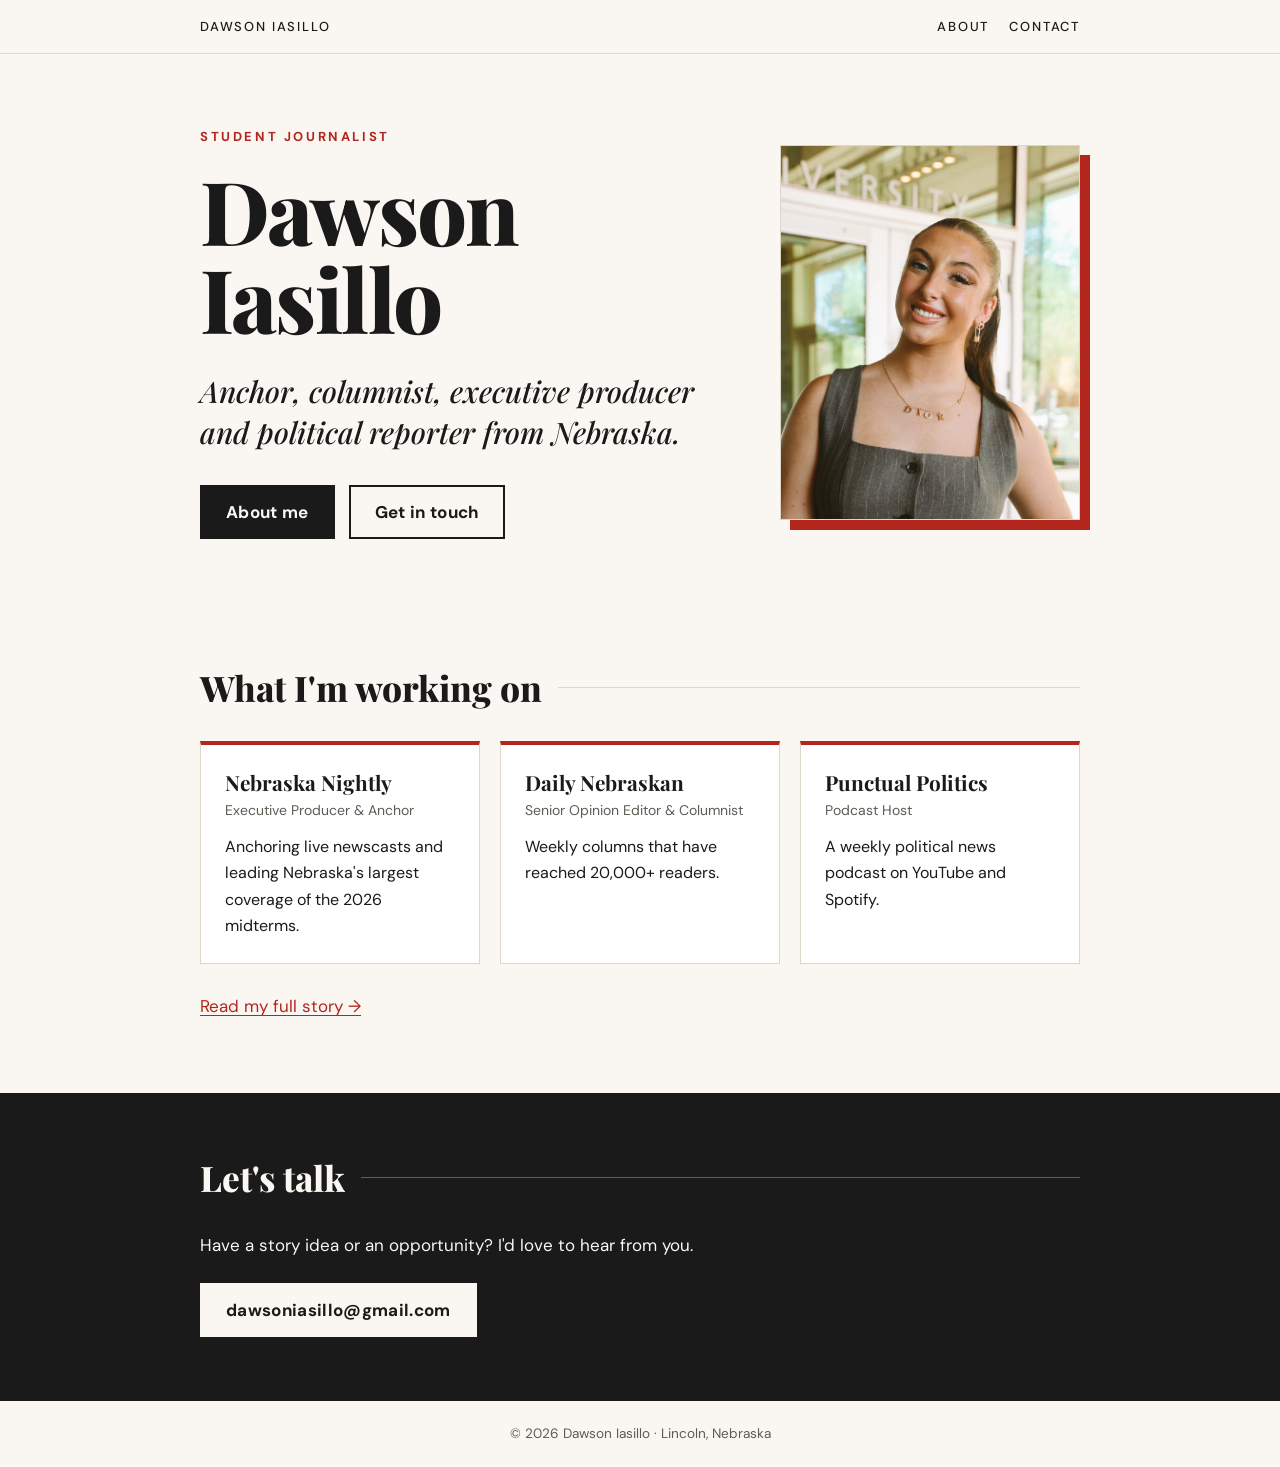
<file: index.html>
<!DOCTYPE html>
<html lang="en">
<head>
  <meta charset="utf-8">
  <meta name="viewport" content="width=device-width, initial-scale=1">
  <title>Dawson Iasillo | Student Journalist</title>
  <meta name="description" content="Dawson Iasillo is a Nebraska student journalist, newscast anchor, columnist and podcast host studying Journalism and Political Science at the University of Nebraska–Lincoln.">
  <link rel="preconnect" href="https://fonts.googleapis.com">
  <link rel="preconnect" href="https://fonts.gstatic.com" crossorigin>
  <link href="https://fonts.googleapis.com/css2?family=DM+Sans:wght@400;500;700&family=Playfair+Display:ital,wght@0,600;0,800;1,500&display=swap" rel="stylesheet">
  <link rel="stylesheet" href="style.css">
</head>
<body>

  <header class="topbar">
    <div class="wrap">
      <a href="./">Dawson Iasillo</a>
      <nav aria-label="Main">
        <a href="about.html">About</a>
        <a href="mailto:dawsoniasillo@gmail.com">Contact</a>
      </nav>
    </div>
  </header>

  <main>
    <div class="wrap">
      <div class="hero">
        <div class="hero-text">
          <p class="kicker">Student journalist</p>
          <h1>Dawson Iasillo</h1>
          <p class="lede">Anchor, columnist, executive producer and political reporter from Nebraska.</p>
          <div class="home-links">
            <a class="btn" href="about.html">About me</a>
            <a class="btn btn-ghost" href="mailto:dawsoniasillo@gmail.com">Get in touch</a>
          </div>
        </div>
        <figure class="portrait">
          <img src="images/headshot.jpg" alt="Dawson Iasillo smiling in front of a University building" width="1251" height="2000" fetchpriority="high">
        </figure>
      </div>
    </div>

    <div class="wrap">
      <section>
        <h2>What I'm working on</h2>
        <div class="cards">
          <article class="card">
            <h3>Nebraska Nightly</h3>
            <p class="role">Executive Producer &amp; Anchor</p>
            <p>Anchoring live newscasts and leading Nebraska's largest coverage of the 2026 midterms.</p>
          </article>
          <article class="card">
            <h3>Daily Nebraskan</h3>
            <p class="role">Senior Opinion Editor &amp; Columnist</p>
            <p>Weekly columns that have reached 20,000+ readers.</p>
          </article>
          <article class="card">
            <h3>Punctual Politics</h3>
            <p class="role">Podcast Host</p>
            <p>A weekly political news podcast on YouTube and Spotify.</p>
          </article>
        </div>
        <p style="margin-top:28px"><a href="about.html">Read my full story &rarr;</a></p>
      </section>
    </div>

    <section class="contact" id="contact">
      <div class="wrap">
        <h2>Let's talk</h2>
        <p>Have a story idea or an opportunity? I'd love to hear from you.</p>
        <a class="btn" href="mailto:dawsoniasillo@gmail.com">dawsoniasillo@gmail.com</a>
      </div>
    </section>
  </main>

  <footer>© 2026 Dawson Iasillo · Lincoln, Nebraska</footer>

</body>
</html>
</file>
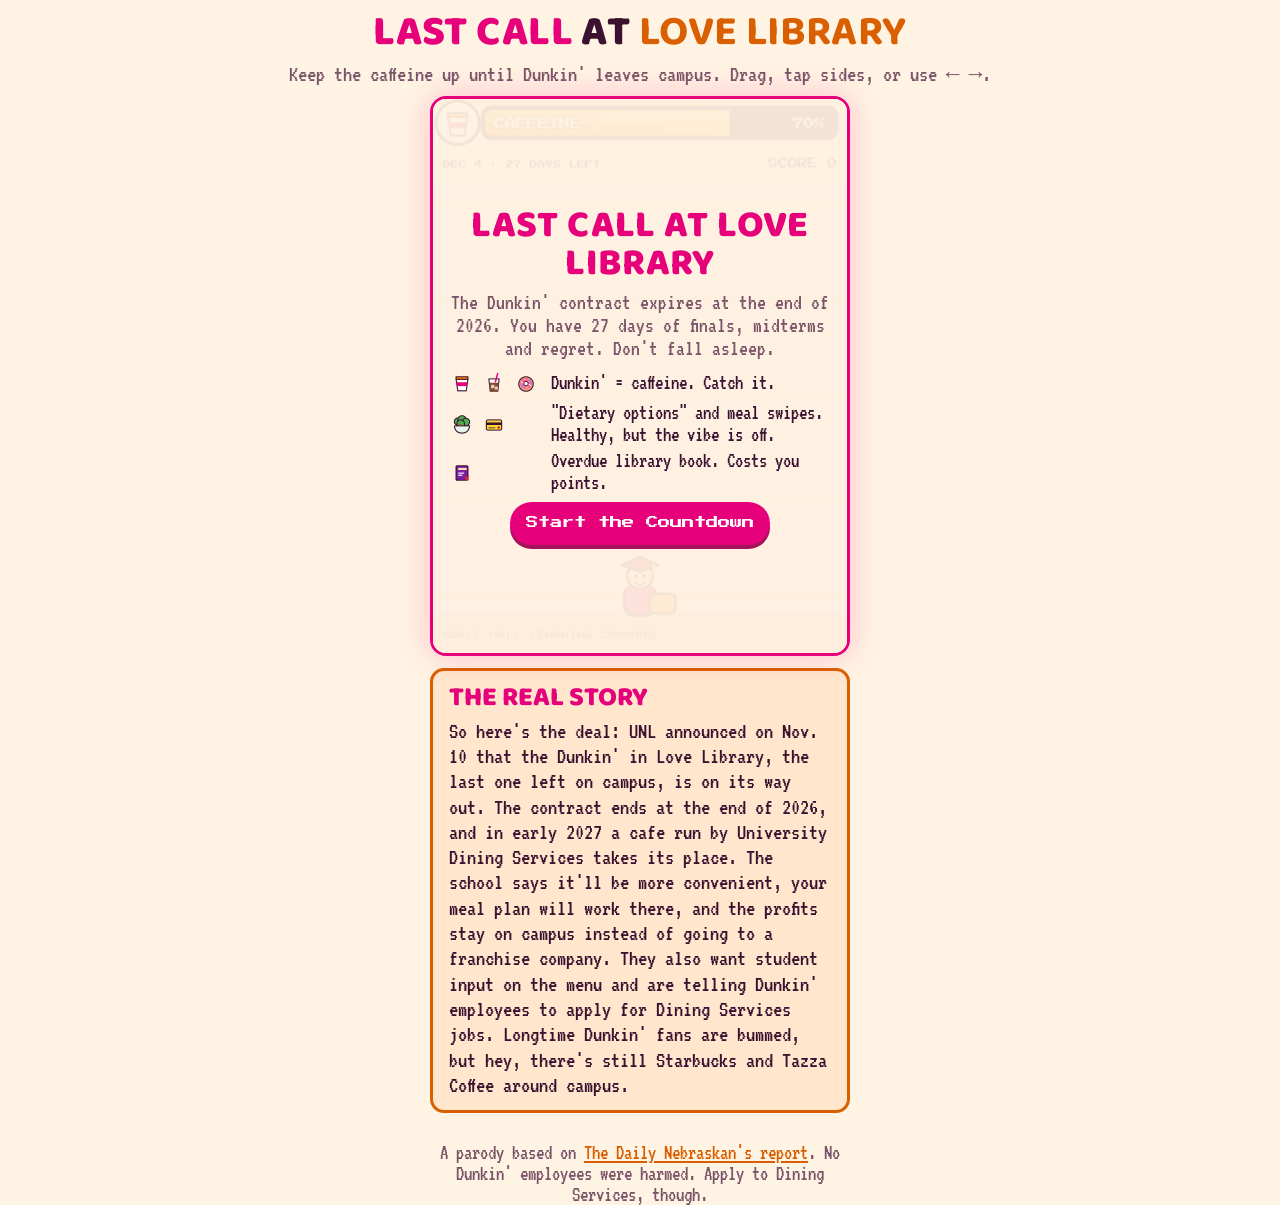
<file: dunkin-last-call/index.html>
<!DOCTYPE html>
<html lang="en">
<head>
<meta charset="utf-8">
<meta name="viewport" content="width=device-width, initial-scale=1, user-scalable=no">
<title>Last Call at Love Library</title>
<meta name="description" content="A satirical arcade game inspired by UNL replacing the Love Library Dunkin' in 2027.">
<link rel="preconnect" href="https://fonts.googleapis.com">
<link rel="preconnect" href="https://fonts.gstatic.com" crossorigin>
<link href="https://fonts.googleapis.com/css2?family=Baloo+2:wght@800&family=Press+Start+2P&family=VT323&display=swap" rel="stylesheet">
<style>
  :root{--bg:#fff3e3;--panel:#ffe6cc;--ink:#3a1230;--muted:#7a5468;--pink:#e6007a;--orange:#d95f00;--bad:#7ad06b}
  *{box-sizing:border-box}
  html,body{margin:0;height:100%;background:var(--bg);color:var(--ink);font-family:"VT323",monospace;font-size:20px;overscroll-behavior:none}
  body{display:flex;flex-direction:column;align-items:center;padding:12px;gap:8px}
  h1{margin:0;font-family:"Baloo 2",system-ui,sans-serif;font-weight:800;font-size:clamp(1.5rem,7vw,2.1rem);line-height:1;letter-spacing:.01em;text-transform:uppercase;text-align:center}
  h1 span{color:var(--pink)}h1 b{color:var(--orange)}
  .sub{margin:0;color:var(--muted);font-size:1.15rem;text-align:center}
  #wrap{flex:none;position:relative;width:min(100%,420px);aspect-ratio:3/4;max-height:72vh;border-radius:16px;overflow:hidden;border:3px solid var(--pink);box-shadow:0 0 30px #ff2d8744;touch-action:none}
  canvas{width:100%;height:100%;display:block;background:linear-gradient(#ffeed8,#ffd0e2)}
  #overlay{position:absolute;inset:0;display:flex;flex-direction:column;align-items:center;justify-content:center;text-align:center;padding:14px;background:#fff3e3ee;gap:8px}
  #overlay.hide{display:none}
  #overlay h2{margin:0;font-family:"Baloo 2",system-ui,sans-serif;font-weight:800;font-size:1.9rem;line-height:1;letter-spacing:.01em;text-transform:uppercase;color:var(--pink)}
  #overlay p{margin:0;color:var(--muted);font-size:1.1rem;line-height:1.05}
  #overlay .legend{display:grid;grid-template-columns:auto 1fr;gap:4px 10px;text-align:left;font-size:1.05rem;line-height:1.05;color:var(--ink)}
  button{font-family:"Press Start 2P",monospace;font-weight:400;background:var(--pink);color:#fff;border:0;border-radius:999px;padding:12px 16px;font-size:.62rem;line-height:1.5;cursor:pointer;box-shadow:0 4px 0 #a3125a}
  button:active{transform:translateY(3px);box-shadow:0 1px 0 #a3125a}
  .ic{display:flex;gap:2px;align-items:center}.ic canvas{width:30px;height:30px;background:none}
  #overlay .legend{align-items:center}
  .story{width:min(100%,420px);background:#ffe6cc;border:3px solid var(--orange);border-radius:14px;padding:12px 16px;margin-top:4px}
  .story h3{margin:0 0 6px;font-family:"Baloo 2",system-ui,sans-serif;font-weight:800;font-size:1.35rem;line-height:1.1;text-transform:uppercase;color:var(--pink)}
  .story p{margin:0 0 8px;font-size:1.15rem;line-height:1.1;color:var(--ink)}
  .story p:last-child{margin:0}
  .foot{font-size:1.05rem;color:var(--muted);text-align:center;max-width:420px}
  .foot a{color:var(--orange)}
</style>
</head>
<body>
<h1><span>LAST CALL</span> AT <b>LOVE LIBRARY</b></h1>
<p class="sub">Keep the caffeine up until Dunkin' leaves campus. Drag, tap sides, or use ← →.</p>
<div id="wrap">
  <canvas id="c" width="420" height="560"></canvas>
  <div id="overlay">
    <h2 id="ot">Last Call at Love Library</h2>
    <p id="om">The Dunkin' contract expires at the end of 2026. You have <span id="dl">43</span> days of finals, midterms and regret. Don't fall asleep.</p>
    <div class="legend" id="lg">
      <span class="ic"><canvas data-k="coffee"></canvas><canvas data-k="iced"></canvas><canvas data-k="donut"></canvas></span><span>Dunkin' = caffeine. Catch it.</span>
      <span class="ic"><canvas data-k="salad"></canvas><canvas data-k="card"></canvas></span><span>"Dietary options" and meal swipes. Healthy, but the vibe is off.</span>
      <span class="ic"><canvas data-k="book"></canvas></span><span>Overdue library book. Costs you points.</span>
    </div>
    <button id="go">Start the Countdown</button>
  </div>
</div>
<section class="story">
  <h3>The real story</h3>
  <p>So here's the deal: UNL announced on Nov. 10 that the Dunkin' in Love Library, the last one left on campus, is on its way out. The contract ends at the end of 2026, and in early 2027 a cafe run by University Dining Services takes its place. The school says it'll be more convenient, your meal plan will work there, and the profits stay on campus instead of going to a franchise company. They also want student input on the menu and are telling Dunkin' employees to apply for Dining Services jobs. Longtime Dunkin' fans are bummed, but hey, there's still Starbucks and Tazza Coffee around campus.</p>
</section>
<p class="foot">A parody based on <a href="https://www.dailynebraskan.com/news/university-of-nebraska-lincoln-to-replace-love-library-dunkin-in-2027/article_ee302f47-dc6b-4009-bfb8-052fabcb7621.html" target="_blank" rel="noopener">The Daily Nebraskan's report</a>. No Dunkin' employees were harmed. Apply to Dining Services, though.</p>

<script>
(() => {
  const cv = document.getElementById('c'), g = cv.getContext('2d');
  const W = cv.width, H = cv.height;
  const ov = document.getElementById('overlay'), ot = document.getElementById('ot'),
        om = document.getElementById('om'), lg = document.getElementById('lg'), go = document.getElementById('go');

  const GOOD = [
    {k:'coffee', pts:10, caf:12, t:'Medium hot, extra regular'},
    {k:'iced', pts:15, caf:14, t:'Iced. In November.'},
    {k:'donut', pts:25, caf:8,  t:'Sprinkles = studying'}
  ];
  const BAD = [
    {k:'salad', pts:0,  caf:-20, t:'Culturally inclusive kale'},
    {k:'card', pts:0,  caf:-15, t:'Meal swipe accepted'},
    {k:'book', pts:-30, caf:-5, t:'Overdue. Fine: $0.25 and shame'}
  ];
  const LINES = [
    'Greater convenience and financial flexibility!',
    'Your meal plan is now valid here.',
    'Profits stay in-house.',
    'Change is constant. So is the line.',
    'Menu input will be requested.',
    'Dunkin\' employees: please apply.'
  ];
  const LOSSES = [
    ['You Fell Asleep.', 'Caffeine hit zero. You are now drooling on a copy of <i>Intro to Macroeconomics</i> in the Adele Hall Learning Commons.'],
    ['Decaf Detected.', 'Your eyelids filed a formal complaint. It was approved before you finished reading it.'],
    ['Wrong Meal Plan.', 'You tried to pay for a donut with a meal swipe. The universe laughed, and so did the card reader.'],
    ['Power Nap Gone Wrong.', 'You closed your eyes "for five minutes." It is now Thursday and your group project is due.'],
    ['Kale Overload.', 'You were last seen wandering toward a salad with a peaceful, hollow smile.'],
    ['Study Session Over.', 'You highlighted the entire textbook, then yourself. The librarian is still shushing your ghost.'],
    ['Left On Read.', 'Your brain sent you a notification that said "low battery." You ignored it like every other notification.'],
    ['Overdue.', 'Your caffeine and your library book are both past due. Only one of them will be forgiven.'],
    ['Bean Counter.', 'You ran out of beans, and the beans ran out of you. Math checks out.'],
    ['Syllabus Week Energy.', 'You attempted a full day of classes on vibes alone. The vibes declined to comment.'],
    ['Powered Down.', 'You have been replaced by a student who found a Starbucks in the Union.'],
    ['Sleepwalking.', 'You woke up in the stacks holding a stranger\'s highlighter and zero memory of how you got there.']
  ];
  let lastLoss = -1;
  const ENDS = [
    [0,  'Decaf Dave', 'You were a rounding error in the coffee supply chain.'],
    [150,'Sleepy Sophomore', 'You napped on a beanbag near the Learning Commons.'],
    [350,'Finals Week Survivor', 'Two Dunkin\'s and a dream.'],
    [600,'Franchise Loyalist', 'You will mourn the Boston Kreme in silence.'],
    [900,'Dunkin\' Dean Emeritus', 'Lorang would like a word. Also a donut.']
  ];

  // ---- drawn art (no emoji) ----
  function rr(c,x,y,w,h,r){c.beginPath();c.moveTo(x+r,y);c.arcTo(x+w,y,x+w,y+h,r);c.arcTo(x+w,y+h,x,y+h,r);c.arcTo(x,y+h,x,y,r);c.arcTo(x,y,x+w,y,r);c.closePath();}
  function drawItem(c, k, x, y, sc) {
    c.save(); c.translate(x,y); c.scale(sc,sc); c.lineJoin='round';
    const ink='#3a1230'; c.lineWidth=2.5; c.strokeStyle=ink;
    if (k==='coffee') {
      c.beginPath(); c.moveTo(-14,-12); c.lineTo(14,-12); c.lineTo(10,16); c.lineTo(-10,16); c.closePath();
      c.fillStyle='#fff'; c.fill(); c.stroke();
      c.fillStyle='#e6007a'; c.beginPath(); c.moveTo(-12.6,-4); c.lineTo(12.6,-4); c.lineTo(11.3,5); c.lineTo(-11.3,5); c.closePath(); c.fill();
      c.fillStyle='#ff7a00'; c.fillRect(-14,-17,28,6); c.strokeRect(-14,-17,28,6);
      c.strokeStyle='#ffffffaa'; c.beginPath(); c.moveTo(-4,-24); c.quadraticCurveTo(-8,-29,-3,-33); c.stroke();
    } else if (k==='iced') {
      c.fillStyle='#ffffffcc'; c.beginPath(); c.moveTo(-12,-12); c.lineTo(12,-12); c.lineTo(9,17); c.lineTo(-9,17); c.closePath(); c.fill(); c.stroke();
      c.fillStyle='#8a4b2a'; c.beginPath(); c.moveTo(-11,-3); c.lineTo(11,-3); c.lineTo(9,17); c.lineTo(-9,17); c.closePath(); c.fill();
      c.fillStyle='#ffffffbb'; c.fillRect(-7,2,8,8); c.fillRect(2,6,7,7);
      c.strokeStyle='#e6007a'; c.lineWidth=3.5; c.beginPath(); c.moveTo(3,-4); c.lineTo(9,-26); c.stroke();
    } else if (k==='donut') {
      c.fillStyle='#e9b36b'; c.beginPath(); c.arc(0,0,17,0,7); c.fill(); c.stroke();
      c.fillStyle='#ff5fa8'; c.beginPath(); c.arc(0,-1,13.5,0,7); c.fill();
      c.fillStyle='#fff6ec'; c.beginPath(); c.arc(0,-1,5,0,7); c.fill(); c.lineWidth=2; c.stroke();
      const sp=['#fff','#ffd23f','#3ad0ff','#fff','#ffd23f','#3ad0ff'];
      sp.forEach((col,i)=>{const a=i*1.05+.3, rad=9.5; c.save(); c.translate(Math.cos(a)*rad,Math.sin(a)*rad-1); c.rotate(a*2); c.fillStyle=col; c.fillRect(-3,-1,6,2.2); c.restore();});
    } else if (k==='salad') {
      c.fillStyle='#4caf50'; [[-9,-8,9],[0,-12,10],[9,-7,9],[-3,-3,9]].forEach(a=>{c.beginPath();c.arc(a[0],a[1],a[2],0,7);c.fill();c.stroke();});
      c.fillStyle='#e8f5e9'; c.beginPath(); c.moveTo(-18,2); c.lineTo(18,2); c.quadraticCurveTo(16,19,0,19); c.quadraticCurveTo(-16,19,-18,2); c.fill(); c.stroke();
      c.fillStyle='#e53935'; c.beginPath(); c.arc(-5,-1,2.6,0,7); c.fill();
    } else if (k==='card') {
      c.fillStyle='#fdd835'; rr(c,-18,-12,36,24,4); c.fill(); c.stroke();
      c.fillStyle=ink; c.fillRect(-18,-6,36,6);
      c.fillStyle='#3a123099'; c.fillRect(-13,5,16,3);
      c.fillStyle='#d32f2f'; c.beginPath(); c.arc(11,6,3.2,0,7); c.fill();
    } else if (k==='book') {
      c.fillStyle='#7b1fa2'; rr(c,-14,-17,28,34,3); c.fill(); c.stroke();
      c.fillStyle='#ffe0b2'; c.fillRect(-9,-12,20,5); c.fillStyle='#fff'; c.fillRect(-9,-1,14,2.6); c.fillRect(-9,4,10,2.6);
      c.fillStyle='#d32f2f'; c.beginPath(); c.moveTo(8,17); c.lineTo(8,6); c.lineTo(12,10); c.lineTo(16,6); c.lineTo(16,17); c.closePath(); c.fill();
    }
    c.restore();
  }
  function drawStudent(c, x, y) {
    c.save(); c.translate(x,y); c.lineJoin='round'; c.lineWidth=2.5; c.strokeStyle='#3a1230';
    c.fillStyle='#e6007a'; rr(c,-16,2,32,30,9); c.fill(); c.stroke();            // hoodie
    c.fillStyle='#ffd0a8'; c.beginPath(); c.arc(0,-8,13,0,7); c.fill(); c.stroke(); // head
    c.fillStyle='#3a1230'; c.beginPath(); c.arc(-4.5,-8,1.8,0,7); c.arc(4.5,-8,1.8,0,7); c.fill();
    c.strokeStyle='#3a1230'; c.lineWidth=2; c.beginPath(); c.arc(0,-4,5,.2,Math.PI-.2); c.stroke();
    c.lineWidth=2.5; c.fillStyle='#c41230';                                       // cap
    c.beginPath(); c.moveTo(-18,-19); c.lineTo(0,-27); c.lineTo(18,-19); c.lineTo(0,-12); c.closePath(); c.fill(); c.stroke();
    c.strokeStyle='#ffd23f'; c.beginPath(); c.moveTo(14,-20); c.lineTo(14,-9); c.stroke();
    c.fillStyle='#ff7a00'; rr(c,10,10,26,20,5); c.fill(); c.strokeStyle='#3a1230'; c.stroke(); // backpack
    c.restore();
  }
  document.querySelectorAll('canvas[data-k]').forEach(cn => {
    cn.width = cn.height = 60; const c = cn.getContext('2d'); drawItem(c, cn.dataset.k, 30, 32, .85);
  });

  let S, keys = {}, raf, last, running = false;

  let DUR = 43; // one second per day, from today until Dec 31, 2026
  function startDay() {
    const n = new Date(), start = Date.UTC(n.getFullYear(), n.getMonth(), n.getDate());
    const days = Math.round((Date.UTC(2026,11,31) - start) / 86400000);
    DUR = days >= 7 ? days : 30; // if past the deadline, just run a 30-day mini-season
    return start;
  }
  function reset() {
    S = {x:W/2, tx:W/2, caf:70, score:0, t:0, items:[], pops:[], spawn:0, banner:'', bt:0,
         nextLine:6, shake:0, combo:0, dayStart:startDay()};
  }
  reset(); document.getElementById('dl').textContent = DUR;


  function spawn() {
    const bad = Math.random() < 0.28 + Math.min(.2, S.t/200);
    const pool = bad ? BAD : GOOD;
    const o = pool[Math.floor(Math.random()*pool.length)];
    S.items.push({...o, bad, x:30+Math.random()*(W-60), y:-30, vy:130+Math.random()*80+S.t*2.2, r:0, vr:(Math.random()-.5)*4});
  }
  function pop(x,y,txt,c){ S.pops.push({x,y,txt,c,life:1}); }
  function say(txt){ S.banner = txt; S.bt = 2.2; }

  function end(win) {
    running = false; cancelAnimationFrame(raf);
    const sc = Math.max(0, Math.round(S.score));
    let rank = ENDS[0];
    for (const r of ENDS) if (sc >= r[0]) rank = r;
    let loss = null;
    if (!win) { let i; do { i = Math.floor(Math.random()*LOSSES.length); } while (i === lastLoss && LOSSES.length > 1); lastLoss = i; loss = LOSSES[i]; }
    ot.textContent = win ? 'The Contract Expired.' : loss[0];
    om.innerHTML = (win
      ? 'Dunkin\' is gone. A University Dining Services cafe opens early 2027. Your meal plan works there. Your feelings do not.'
      : loss[1])
      + `<br><br><b style="color:var(--ink);font-size:1.2rem">Score: ${sc}</b><br><b style="color:var(--pink)">Rank: ${rank[1]}</b><br>${rank[2]}`;
    lg.style.display = 'none';
    go.textContent = 'Fight Corporate Consolidation Again';
    ov.classList.remove('hide');
  }

  function update(dt) {
    S.t += dt;
    const sp = 360;
    if (keys.ArrowLeft || keys.a) S.tx -= sp*dt;
    if (keys.ArrowRight || keys.d) S.tx += sp*dt;
    S.tx = Math.max(30, Math.min(W-30, S.tx));
    S.x += (S.tx - S.x) * Math.min(1, dt*14);

    S.caf -= dt * (3.5 + S.t/14);
    S.spawn -= dt;
    if (S.spawn <= 0) { spawn(); S.spawn = Math.max(.35, .85 - S.t/90); }

    if (S.t > S.nextLine) { say(LINES[Math.floor(Math.random()*LINES.length)]); S.nextLine = S.t + 7 + Math.random()*4; }
    if (S.bt > 0) S.bt -= dt;
    if (S.shake > 0) S.shake -= dt;

    for (const it of S.items) {
      it.y += it.vy*dt; it.r += it.vr*dt;
      if (!it.dead && Math.abs(it.y-(H-70)) < 34 && Math.abs(it.x-S.x) < 40) {
        it.dead = true;
        S.caf = Math.min(100, S.caf + it.caf);
        S.score += it.pts * (1 + Math.floor(S.combo/5)*.5);
        if (it.bad) { S.combo = 0; S.shake = .25; pop(it.x, it.y, it.t, '#2e8b2e'); }
        else { S.combo++; pop(it.x, it.y, '+'+it.pts, '#d98200'); if (S.combo%5===0) pop(S.x, H-130, 'Combo x'+(1+S.combo/10)+'!', '#ff2d87'); }
      }
      if (it.y > H+40) it.dead = true;
    }
    S.items = S.items.filter(i => !i.dead);
    for (const p of S.pops) { p.y -= 40*dt; p.life -= dt*.8; }
    S.pops = S.pops.filter(p => p.life > 0);

    if (S.caf <= 0) end(false);
    else if (S.t >= DUR) { S.score += 100; end(true); }
  }

  function draw() {
    g.save();
    if (S.shake > 0) g.translate((Math.random()-.5)*8, (Math.random()-.5)*8);
    g.clearRect(-10,-10,W+20,H+20);
    // library shelves backdrop
    for (let i=0;i<6;i++){ g.fillStyle = i%2? '#f0c8a6':'#f6d5bb'; g.fillRect(0,i*100,W,6); }
    g.fillStyle='#ff7a0044'; g.fillRect(0,H-40,W,40);
    g.font="8px 'Press Start 2P'"; g.fillStyle='#3a123099'; g.textAlign='left';
    g.fillText('ADELE HALL LEARNING COMMONS', 10, H-14);

    // items
    g.textAlign='center'; g.textBaseline='middle';
    for (const it of S.items) {
      g.save(); g.translate(it.x, it.y); g.rotate(it.r);
      drawItem(g, it.k, 0, 0, 1); g.restore();
    }
    // player
    drawStudent(g, S.x, H-70);

    // pops
    g.font="9px 'Press Start 2P'";
    for (const p of S.pops) { g.globalAlpha = Math.max(0,p.life); g.fillStyle = p.c; g.fillText(p.txt, Math.max(80,Math.min(W-80,p.x)), p.y); }
    g.globalAlpha = 1;

    // HUD: caffeine bar (big, full width)
    const c = Math.max(0, S.caf/100), low = c < .25;
    const bx=50, by=8, bw=W-60, bh=32;
    const pulse = low ? .5+.5*Math.sin(S.t*12) : 0;
    g.textBaseline='middle';
    g.fillStyle = low ? `rgb(${58+Math.round(pulse*150)},18,48)` : '#3a1230'; rr(g,bx,by,bw,bh,10); g.fill();
    if (c>0) {
      const gr = g.createLinearGradient(bx,0,bx+bw,0);
      if (c>.4){ gr.addColorStop(0,'#ff7a00'); gr.addColorStop(1,'#ffc23f'); }
      else if (c>.25){ gr.addColorStop(0,'#f2a900'); gr.addColorStop(1,'#ffe066'); }
      else { gr.addColorStop(0,'#ff1f1f'); gr.addColorStop(1,'#ff7a5c'); }
      g.save(); rr(g,bx+3,by+3,bw-6,bh-6,7); g.clip();
      g.fillStyle=gr; g.fillRect(bx+3,by+3,(bw-6)*c,bh-6);
      g.fillStyle='#ffffff40'; g.fillRect(bx+3,by+3,(bw-6)*c,(bh-6)/2); g.restore();
    }
    g.lineWidth=3; g.strokeStyle='#3a1230'; rr(g,bx,by,bw,bh,10); g.stroke();
    g.textAlign='left'; g.font="11px 'Press Start 2P'"; g.fillStyle='#fff';
    g.shadowColor='#3a1230'; g.shadowBlur=4; g.fillText(low ? 'CAFFEINE LOW!' : 'CAFFEINE', bx+12, by+bh/2+1);
    g.textAlign='right'; g.fillText(Math.round(c*100)+'%', bx+bw-12, by+bh/2+1); g.shadowBlur=0;
    g.fillStyle='#fff'; g.beginPath(); g.arc(25,by+bh/2,22,0,7); g.fill(); g.lineWidth=3; g.stroke();
    drawItem(g,'coffee',25,by+bh/2+2,.7);
    g.textBaseline='alphabetic';
    g.fillStyle='#3a1230'; g.textAlign='right'; g.font="10px 'Press Start 2P'";
    g.fillText('SCORE '+Math.round(S.score), W-10, 70);
    // date countdown
    const d = new Date(S.dayStart + Math.floor(S.t)*86400000);
    const left = Math.max(0, DUR - Math.floor(S.t));
    g.textAlign='left'; g.font="8px 'Press Start 2P'"; g.fillStyle='#3a1230';
    g.fillText(d.toLocaleDateString('en-US',{month:'short',day:'numeric',timeZone:'UTC'}).toUpperCase()+' · '+left+' DAYS LEFT', 10, 70);
    // combo
    if (S.combo>=2){ g.fillStyle='#ff2d87'; g.fillText('STREAK x'+S.combo, 10, 90); }
    // banner
    if (S.bt > 0) {
      g.globalAlpha = Math.min(1, S.bt); g.fillStyle='#3a1230ee'; g.fillRect(0,100,W,40);
      g.textAlign='center'; g.fillStyle='#fff'; g.font="8px 'Press Start 2P'";
      g.fillStyle='#ffd23f'; g.fillText('UNIVERSITY NOTICE', W/2, 114); g.fillStyle='#fff'; g.fillText(S.banner.toUpperCase(), W/2, 130, W-16); g.globalAlpha=1;
    }
    g.restore();
  }

  function loop(ts) {
    if (!running) return;
    const dt = Math.min(.05, (ts-last)/1000); last = ts;
    update(dt); if (running) draw();
    raf = requestAnimationFrame(loop);
  }

  go.onclick = () => {
    reset(); lg.style.display = ''; ov.classList.add('hide'); running = true; last = performance.now();
    raf = requestAnimationFrame(loop);
  };

  addEventListener('keydown', e => { keys[e.key] = true; if (e.key.startsWith('Arrow')) e.preventDefault(); });
  addEventListener('keyup', e => keys[e.key] = false);
  function pointer(e) {
    const r = cv.getBoundingClientRect();
    if (S) S.tx = (e.clientX - r.left) / r.width * W;
  }
  cv.addEventListener('pointermove', pointer);
  cv.addEventListener('pointerdown', pointer);
  draw();
  if (document.fonts && document.fonts.load) Promise.all([document.fonts.load("10px 'Press Start 2P'"), document.fonts.load('20px VT323')]).then(() => { if (!running) draw(); });
})();
</script>
</body>
</html>
</file>
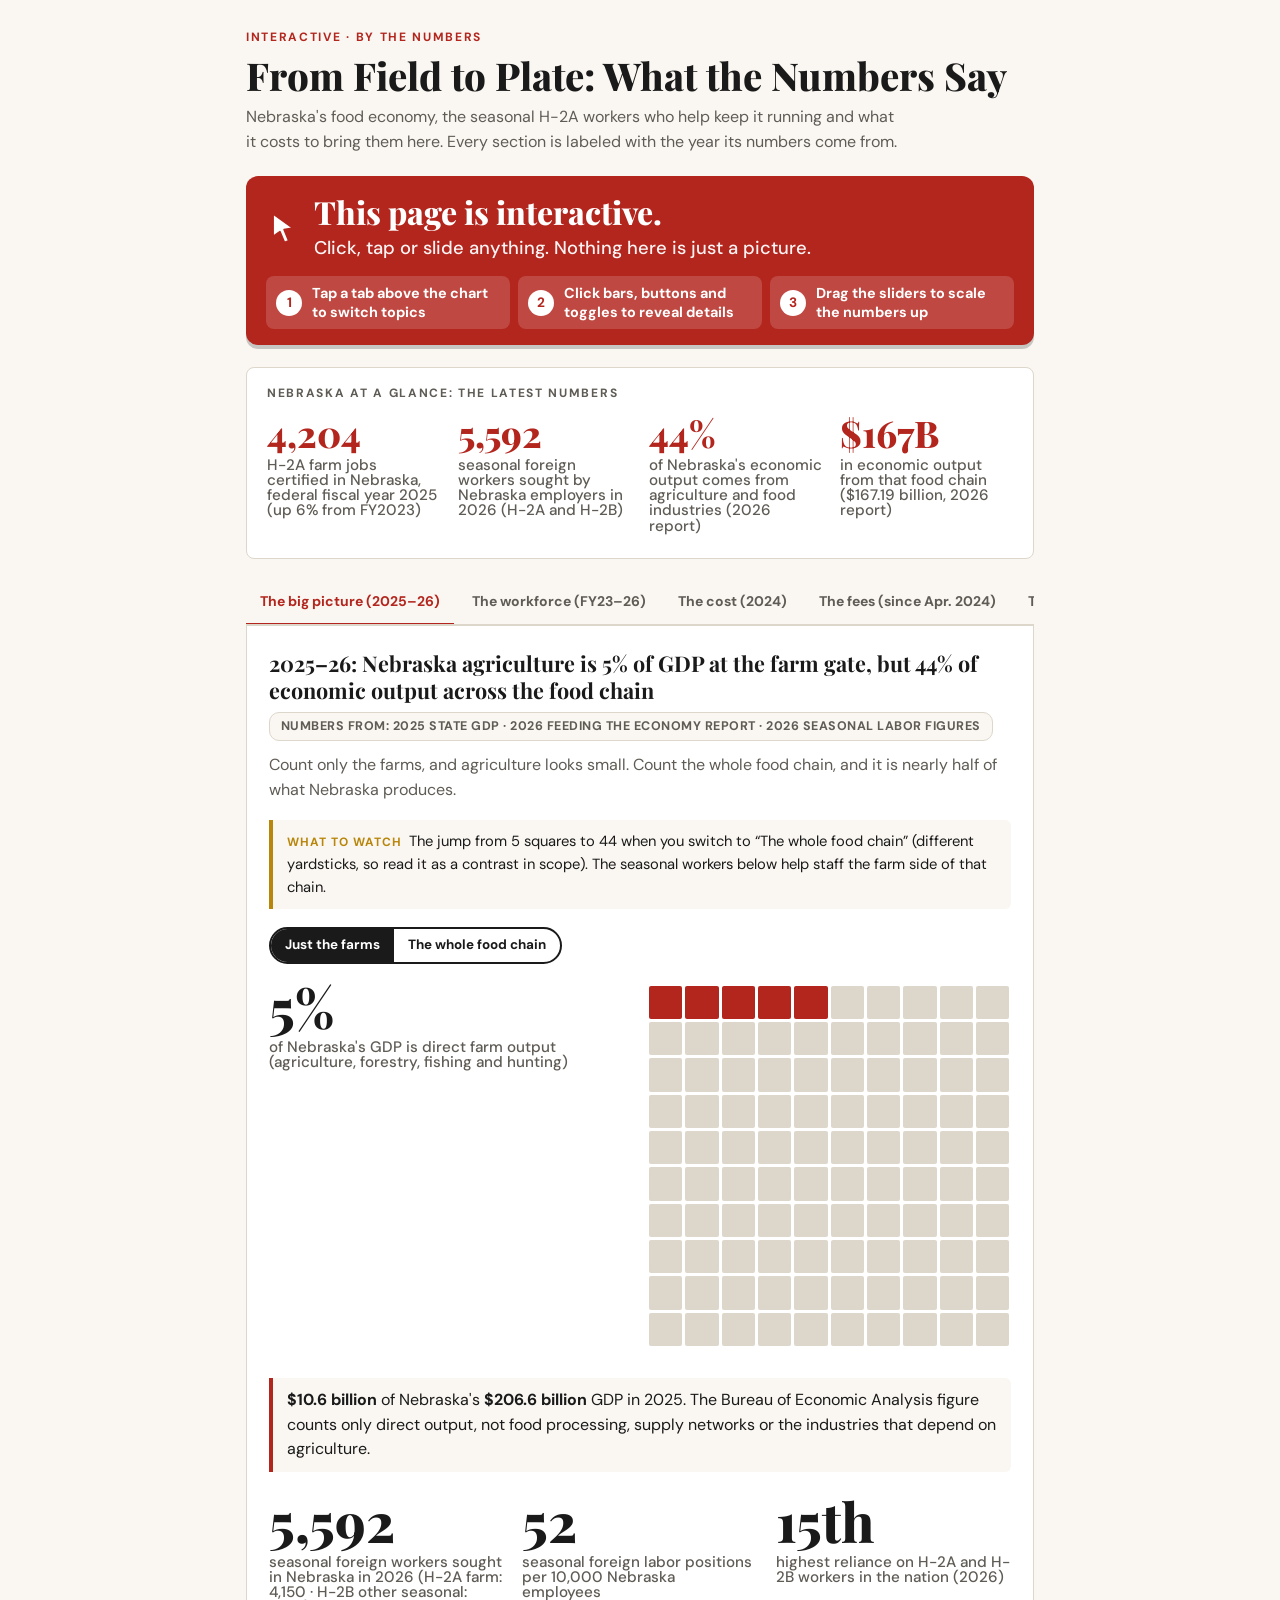
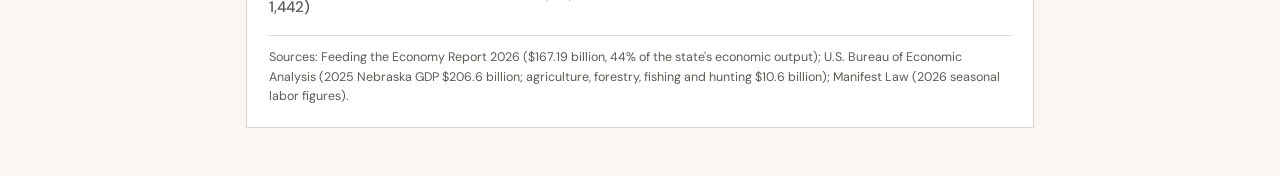
<file: field-to-plate/index.html>
<!DOCTYPE html>
<html lang="en">
<head>
  <meta charset="utf-8">
  <meta name="viewport" content="width=device-width, initial-scale=1">
  <title>From Field to Plate: By the Numbers</title>
  <meta name="description" content="An interactive look at Nebraska agriculture, the H-2A worker program and what it costs farms to bring seasonal workers here.">
  <link rel="preconnect" href="https://fonts.googleapis.com">
  <link rel="preconnect" href="https://fonts.gstatic.com" crossorigin>
  <link href="https://fonts.googleapis.com/css2?family=DM+Sans:wght@400;500;700&family=Playfair+Display:ital,wght@0,600;0,800;1,500&display=swap" rel="stylesheet">
  <style>
    :root {
      --paper: #faf7f2; --card: #ffffff; --ink: #1a1a1a; --muted: #5f5b55; --rule: #ddd6ca;
      --h2a: #b3261e;      /* H-2A / "new" / highlighted */
      --h2a-soft: #e9b8b3;
      --base: #4a5a6a;     /* domestic / "original" / comparison */
      --base-soft: #c5ced6;
      --gold: #b8860b;
      --serif: "Playfair Display", Georgia, serif;
      --sans: "DM Sans", system-ui, -apple-system, "Segoe UI", sans-serif;
    }
    @media (prefers-color-scheme: dark) {
      :root { --paper: #141414; --card: #1d1d1d; --ink: #f1ede6; --muted: #a39e95; --rule: #333;
        --h2a: #ff6b5f; --h2a-soft: #5a2a26; --base: #8fa4b8; --base-soft: #34404b; --gold: #e0b44a; }
    }
    * { box-sizing: border-box; }
    body { margin: 0; background: var(--paper); color: var(--ink); font-family: var(--sans); line-height: 1.55; -webkit-font-smoothing: antialiased; }
    :focus-visible { outline: 3px solid var(--h2a); outline-offset: 3px; border-radius: 3px; }
    .wrap { max-width: 820px; margin: 0 auto; padding: 28px 16px 48px; }
    .kicker { font-size: .75rem; font-weight: 700; letter-spacing: .14em; text-transform: uppercase; color: var(--h2a); margin: 0 0 6px; }
    h1 { font-family: var(--serif); font-weight: 800; font-size: clamp(1.7rem, 5vw, 2.4rem); line-height: 1.15; margin: 0 0 8px; }
    .dek { color: var(--muted); margin: 0 0 22px; max-width: 60ch; }

    /* Tabs */
    .tabs { display: flex; gap: 4px; overflow-x: auto; border-bottom: 2px solid var(--rule); scrollbar-width: thin; }
    .tabs button { font: inherit; font-weight: 700; font-size: .875rem; background: none; border: 0; border-bottom: 3px solid transparent; margin-bottom: -2px; padding: 10px 14px; color: var(--muted); cursor: pointer; white-space: nowrap; }
    .tabs button:hover { color: var(--ink); }
    .tabs button[aria-selected="true"] { color: var(--h2a); border-bottom-color: var(--h2a); }
    .panel { background: var(--card); border: 1px solid var(--rule); border-top: 0; padding: 24px 22px 20px; }
    .panel[hidden] { display: none; }
    .panel h2 { font-family: var(--serif); font-size: 1.35rem; margin: 0 0 4px; line-height: 1.25; }
    .panel .lead { color: var(--muted); margin: 0 0 18px; }
    .src { font-size: .78rem; color: var(--muted); margin: 20px 0 0; padding-top: 12px; border-top: 1px solid var(--rule); }
    .note { font-size: .84rem; color: var(--muted); margin: 14px 0 0; }

    .cta { background: var(--h2a); color: #fff; padding: 18px 20px 16px; border-radius: 12px; margin: 0 0 22px; box-shadow: 0 4px 0 rgba(0,0,0,.2); }
    .cta-top { display: flex; align-items: center; gap: 14px; }
    .cta .cursor { flex: none; color: #fff; animation: nudge 1.4s ease-in-out infinite; }
    .cta-big { display: block; font-family: var(--serif); font-weight: 800; font-size: clamp(1.45rem, 6vw, 2rem); line-height: 1.1; }
    .cta-sub { display: block; font-weight: 500; font-size: clamp(1rem, 3.6vw, 1.15rem); margin-top: 4px; opacity: .95; }
    .cta-steps { list-style: none; padding: 0; margin: 14px 0 0; display: grid; grid-template-columns: repeat(auto-fit, minmax(190px, 1fr)); gap: 8px; }
    .cta-steps li { display: flex; align-items: center; gap: 10px; background: rgba(255,255,255,.16); border-radius: 8px; padding: 8px 10px; font-size: .9rem; font-weight: 700; line-height: 1.3; }
    .cta-steps b { flex: none; width: 26px; height: 26px; border-radius: 50%; background: #fff; color: var(--h2a); display: grid; place-items: center; font-size: .85rem; }
    @keyframes nudge { 0%, 100% { transform: translate(0, 0); } 50% { transform: translate(6px, 6px); } }
    @keyframes ring { 0% { box-shadow: 0 0 0 0 var(--h2a); } 100% { box-shadow: 0 0 0 12px transparent; } }
    .try { animation: ring 1.6s ease-out infinite; }
    @media (prefers-color-scheme: dark) { .cta { color: #1a1a1a; } .cta .cursor { color: #1a1a1a; } .cta-steps li { background: rgba(0,0,0,.14); } .cta-steps b { background: #1a1a1a; color: var(--h2a); } }
    .when { display: inline-block; font-size: .78rem; font-weight: 700; letter-spacing: .04em; text-transform: uppercase; background: var(--paper); border: 1px solid var(--rule); border-radius: 10px; padding: 4px 11px; margin: 4px 0 12px; color: var(--muted); }
    .watch { background: var(--paper); border-left: 4px solid var(--gold); border-radius: 0 6px 6px 0; padding: 10px 14px; margin: 0 0 18px; font-size: .92rem; }
    .watch b { color: var(--gold); text-transform: uppercase; font-size: .75rem; letter-spacing: .08em; margin-right: 4px; }
    .glance { background: var(--card); border: 1px solid var(--rule); border-radius: 8px; padding: 16px 20px 6px; margin: 0 0 22px; }
    .glance h2 { font-family: var(--sans); font-size: .75rem; font-weight: 700; letter-spacing: .14em; text-transform: uppercase; color: var(--muted); margin: 0 0 12px; }
    .glance .stat { font-size: clamp(1.7rem, 5.5vw, 2.3rem); color: var(--h2a); }
    .glance .stat small { color: var(--muted); }

    /* Controls */
    .seg { display: inline-flex; border: 2px solid var(--ink); border-radius: 999px; overflow: hidden; margin: 0 8px 12px 0; }
    .seg button { font: inherit; font-size: .84rem; font-weight: 700; padding: 6px 14px; border: 0; background: transparent; color: var(--ink); cursor: pointer; }
    .seg button[aria-pressed="true"] { background: var(--ink); color: var(--card); }
    .controls { display: flex; flex-wrap: wrap; align-items: flex-start; }
    .chip { font: inherit; font-size: .84rem; font-weight: 700; padding: 6px 12px; border: 2px solid var(--rule); background: transparent; color: var(--ink); border-radius: 999px; cursor: pointer; }
    .chip[aria-pressed="true"] { border-color: var(--h2a); color: var(--h2a); }

    /* Big stat */
    .stat { font-family: var(--serif); font-weight: 800; font-size: clamp(2.2rem, 8vw, 3.4rem); line-height: 1; }
    .stat small { font-family: var(--sans); font-weight: 500; font-size: .95rem; color: var(--muted); display: block; margin-top: 6px; }
    .statrow { display: grid; grid-template-columns: repeat(auto-fit, minmax(150px, 1fr)); gap: 18px; margin: 4px 0 18px; }

    /* Waffle */
    .waffle { display: grid; grid-template-columns: repeat(10, 1fr); gap: 3px; max-width: 360px; margin: 6px 0 14px; }
    .waffle i { aspect-ratio: 1; background: var(--rule); border-radius: 2px; transition: background .35s; }
    .waffle i.on { background: var(--h2a); }
    @media (prefers-reduced-motion: reduce) { * { transition: none !important; animation: none !important; } }

    /* Columns chart */
    .cols { display: flex; align-items: flex-end; gap: 14px; height: 240px; padding: 0 4px; border-bottom: 2px solid var(--ink); margin-top: 8px; }
    .col { flex: 1; height: 100%; display: flex; flex-direction: column; justify-content: flex-end; align-items: stretch; background: none; border: 0; padding: 0; font: inherit; color: inherit; cursor: pointer; text-align: center; }
    .col .v { font-weight: 700; font-size: .95rem; margin-bottom: 4px; }
    .col .bar { display: block; background: var(--base); border-radius: 3px 3px 0 0; transition: height .5s ease, background .2s; }
    .col.est .bar { background: repeating-linear-gradient(45deg, var(--h2a) 0 6px, var(--h2a-soft) 6px 12px); }
    .col[aria-pressed="true"] .bar, .col:hover .bar { background: var(--h2a); }
    .col.est[aria-pressed="true"] .bar, .col.est:hover .bar { background: repeating-linear-gradient(45deg, var(--h2a) 0 6px, var(--h2a-soft) 6px 12px); outline: 2px solid var(--h2a); }
    .xlab { display: flex; gap: 14px; padding: 0 4px; margin-top: 6px; font-size: .82rem; font-weight: 700; text-align: center; }
    .xlab span { flex: 1; }
    .readout { min-height: 3.2em; margin: 14px 0 0; padding: 10px 14px; background: var(--paper); border-left: 4px solid var(--h2a); border-radius: 0 6px 6px 0; }

    /* Stacked bars */
    .rowbar { display: grid; grid-template-columns: 110px 1fr; gap: 12px; align-items: center; margin: 10px 0; }
    .rowbar > b { font-size: .88rem; }
    .stack { display: flex; height: 44px; border-radius: 4px; overflow: hidden; background: var(--rule); transition: width .4s ease; }
    .stack .seg-bar { height: 100%; border: 0; border-right: 2px solid var(--card); padding: 0; font: inherit; font-size: .72rem; font-weight: 700; color: #fff; cursor: pointer; overflow: hidden; white-space: nowrap; transition: flex-basis .4s ease; }
    .stack .seg-bar:last-child { border-right: 0; }
    .stack .seg-bar:hover, .stack .seg-bar:focus-visible, .stack .seg-bar.hl { filter: brightness(1.18); }
    .c1 { background: #b3261e; } .c2 { background: #d4574d; } .c3 { background: #e29087; color: #3a1411 !important; }
    .d1 { background: #4a5a6a; } .d2 { background: #7a8b9c; }
    .total { font-family: var(--serif); font-weight: 800; font-size: 1.1rem; margin-left: 10px; white-space: nowrap; }
    .barline { display: flex; align-items: center; }
    .barline .stack { flex: 0 0 auto; }
    .legend { display: flex; flex-wrap: wrap; gap: 6px 16px; font-size: .82rem; margin: 10px 0 0; }
    .legend span::before { content: ""; display: inline-block; width: 11px; height: 11px; border-radius: 2px; margin-right: 6px; vertical-align: -1px; background: var(--sw); }

    /* Calculator */
    .calc { margin-top: 22px; padding: 18px; background: var(--paper); border-radius: 8px; }
    .calc h3 { margin: 0 0 4px; font-size: 1rem; }
    .calc label { display: block; font-weight: 700; font-size: .88rem; margin: 10px 0 2px; }
    input[type=range] { width: 100%; accent-color: var(--h2a); }
    .big { font-family: var(--serif); font-weight: 800; font-size: clamp(1.4rem, 5vw, 1.9rem); line-height: 1.1; }
    .grid3 { display: grid; grid-template-columns: repeat(auto-fit, minmax(150px, 1fr)); gap: 14px; margin-top: 14px; }
    .grid3 small { display: block; color: var(--muted); font-size: .8rem; margin-bottom: 2px; }

    /* Table */
    table { width: 100%; border-collapse: collapse; font-size: .88rem; margin-top: 16px; }
    th, td { text-align: left; padding: 8px 10px; border-bottom: 1px solid var(--rule); }
    th { font-size: .75rem; text-transform: uppercase; letter-spacing: .06em; color: var(--muted); }
    td.n, th.n { text-align: right; font-variant-numeric: tabular-nums; }
    tr.hl td { background: var(--h2a-soft); }
    @media (max-width: 520px) { .rowbar { grid-template-columns: 1fr; gap: 2px; } .panel { padding: 18px 14px; } }
  </style>
</head>
<body>
<div class="wrap">
  <p class="kicker">Interactive · By the numbers</p>
  <h1>From Field to Plate: What the Numbers Say</h1>
  <p class="dek">Nebraska's food economy, the seasonal H-2A workers who help keep it running and what it costs to bring them here. Every section is labeled with the year its numbers come from.</p>
  <div class="cta">
    <div class="cta-top">
      <svg class="cursor" viewBox="0 0 24 24" width="34" height="34" aria-hidden="true"><path d="M5 2l14 10-6.2 1.2L16 21l-3 1.2-3.2-7.6L5 18z" fill="currentColor" stroke="var(--h2a)" stroke-width="1.2" stroke-linejoin="round"/></svg>
      <div><span class="cta-big">This page is interactive.</span><span class="cta-sub">Click, tap or slide anything. Nothing here is just a picture.</span></div>
    </div>
    <ol class="cta-steps">
      <li><b>1</b>Tap a tab above the chart to switch topics</li>
      <li><b>2</b>Click bars, buttons and toggles to reveal details</li>
      <li><b>3</b>Drag the sliders to scale the numbers up</li>
    </ol>
  </div>

  <section class="glance" aria-label="Nebraska at a glance">
    <h2>Nebraska at a glance: the latest numbers</h2>
    <div class="statrow">
      <div class="stat">4,204<small>H-2A farm jobs certified in Nebraska, federal fiscal year 2025 (up 6% from FY2023)</small></div>
      <div class="stat">5,592<small>seasonal foreign workers sought by Nebraska employers in 2026 (H-2A and H-2B)</small></div>
      <div class="stat">44%<small>of Nebraska's economic output comes from agriculture and food industries (2026 report)</small></div>
      <div class="stat">$167B<small>in economic output from that food chain ($167.19 billion, 2026 report)</small></div>
    </div>
  </section>

  <div class="tabs" role="tablist" aria-label="Choose a data view" id="tabs"></div>
  <div id="panels"></div>
</div>

<script>
(function () {
  const $ = (s, r = document) => r.querySelector(s);
  const fmt = n => n.toLocaleString("en-US");
  const usd = n => "$" + fmt(n);
  const money = n => "$" + n.toFixed(2);

  /* ---------- DATA (from the research packet; see notes in the footers) ---------- */
  const H2A = [
    { label: "FY2023", short: "FY23", v: 3965, kind: "DOL-certified seasonal farm jobs" },
    { label: "FY2024", short: "FY24", v: 4120, kind: "DOL-certified seasonal farm jobs" },
    { label: "FY2025", short: "FY25", v: 4204, kind: "DOL-certified seasonal farm jobs" },
    { label: "2026",   short: "2026", v: 4150, kind: "Seasonal foreign agricultural labor demand (H-2A)", est: true }
  ];
  const COST = {
    h2a: [
      { name: "Cost of procuring workers", v: 2000, cls: "c3" },
      { name: "Housing and transport at worksite", v: 10000, cls: "c2" },
      { name: "Wages, 125 days at $130/day", v: 16250, cls: "c1" }
    ],
    dom: [
      { name: "Wages, 125 days at $130/day", v: 16250, cls: "d1" },
      { name: "Payroll taxes (10%)", v: 1625, cls: "d2" }
    ]
  };
  const sum = a => a.reduce((t, x) => t + x.v, 0);
  const H2A_TOTAL = sum(COST.h2a), DOM_TOTAL = sum(COST.dom); // 28,250 / 17,875
  const FEES = {
    "Large employer|Named workers":   { orig: 460, base: 1090, asylum: 600, total: 1690, pct: 267 },
    "Large employer|Unnamed workers": { orig: 460, base: 530,  asylum: 600, total: 1130, pct: 146 },
    "Small employer|Named workers":   { orig: 460, base: 545,  asylum: 300, total: 845,  pct: 84 },
    "Small employer|Unnamed workers": { orig: 460, base: 460,  asylum: 300, total: 760,  pct: 65 }
  };
  const WAGE = {
    "Skill Level I":  { h2a: 14.91, us: 16.25 },
    "Skill Level II": { h2a: 19.22, us: 20.56 }
  };

  const when = t => `<span class="when">Numbers from: ${t}</span>`;
  const watch = t => `<p class="watch"><b>What to watch</b> ${t}</p>`;

  /* ---------- Tabs scaffolding ---------- */
  const views = [
    { id: "picture", title: "The big picture (2025–26)", render: picture },
    { id: "workforce", title: "The workforce (FY23–26)", render: workforce },
    { id: "cost", title: "The cost (2024)", render: cost },
    { id: "fees", title: "The fees (since Apr. 2024)", render: fees },
    { id: "wages", title: "The wages (2026–27)", render: wages }
  ];
  const tabs = $("#tabs"), panels = $("#panels");
  views.forEach((v, i) => {
    const b = document.createElement("button");
    b.role = "tab"; b.id = "tab-" + v.id; b.textContent = v.title;
    b.setAttribute("aria-controls", "p-" + v.id);
    b.addEventListener("click", () => select(i, true));
    b.addEventListener("keydown", e => {
      const k = { ArrowRight: 1, ArrowLeft: -1 }[e.key];
      if (k) { e.preventDefault(); select((i + k + views.length) % views.length, true); }
    });
    tabs.appendChild(b);
    const p = document.createElement("section");
    p.className = "panel"; p.id = "p-" + v.id; p.role = "tabpanel";
    p.setAttribute("aria-labelledby", b.id); p.hidden = true;
    panels.appendChild(p);
    v.btn = b; v.panel = p; v.ready = false;
  });
  function select(i, focus) {
    views.forEach((v, j) => {
      const on = i === j;
      v.btn.setAttribute("aria-selected", on);
      v.btn.tabIndex = on ? 0 : -1;
      v.panel.hidden = !on;
      if (on && !v.ready) { v.render(v.panel); v.ready = true; }
    });
    if (focus) views[i].btn.focus();
    try { history.replaceState(null, "", "#" + views[i].id); } catch (e) {}
  }

  /* ---------- 1. Big picture: waffle ---------- */
  function picture(el) {
    el.innerHTML = `
      <h2>2025–26: Nebraska agriculture is 5% of GDP at the farm gate, but 44% of economic output across the food chain</h2>
      ${when("2025 state GDP · 2026 Feeding the Economy report · 2026 seasonal labor figures")}
      <p class="lead">Count only the farms, and agriculture looks small. Count the whole food chain, and it is nearly half of what Nebraska produces.</p>
      ${watch("The jump from 5 squares to 44 when you switch to “The whole food chain” (different yardsticks, so read it as a contrast in scope). The seasonal workers below help staff the farm side of that chain.")}
      <div class="controls" role="group" aria-label="Choose what to count">
        <div class="seg">
          <button type="button" data-m="farm" aria-pressed="true">Just the farms</button>
          <button type="button" data-m="chain" aria-pressed="false" class="try">The whole food chain</button>
        </div>
      </div>
      <div class="statrow">
        <div class="stat" id="w-num">5%<small id="w-cap"></small></div>
        <div><div class="waffle" id="waffle" role="img"></div></div>
      </div>
      <p class="readout" id="w-read"></p>
      <div class="statrow" style="margin-top:22px">
        <div class="stat">5,592<small>seasonal foreign workers sought in Nebraska in 2026 (H-2A farm: 4,150 · H-2B other seasonal: 1,442)</small></div>
        <div class="stat">52<small>seasonal foreign labor positions per 10,000 Nebraska employees</small></div>
        <div class="stat">15th<small>highest reliance on H-2A and H-2B workers in the nation (2026)</small></div>
      </div>
      <p class="src">Sources: Feeding the Economy Report 2026 ($167.19 billion, 44% of the state's economic output); U.S. Bureau of Economic Analysis (2025 Nebraska GDP $206.6 billion; agriculture, forestry, fishing and hunting $10.6 billion); Manifest Law (2026 seasonal labor figures).</p>`;
    const w = $("#waffle", el);
    for (let i = 0; i < 100; i++) w.appendChild(document.createElement("i"));
    const modes = {
      farm:  { n: 5,  num: "5%",  cap: "of Nebraska's GDP is direct farm output (agriculture, forestry, fishing and hunting)",
               read: "<b>$10.6 billion</b> of Nebraska's <b>$206.6 billion</b> GDP in 2025. The Bureau of Economic Analysis figure counts only direct output, not food processing, supply networks or the industries that depend on agriculture." },
      chain: { n: 44, num: "44%", cap: "of Nebraska's economic output comes from agriculture and food-related industries",
               read: "<b>$167.19 billion</b> in economic output, per the 2026 Feeding the Economy Report. This is the whole chain: production, processing and related industries. (Different yardsticks, GDP versus economic output, so treat the two squares as a contrast in scope, not an exact ratio.)" }
    };
    function setMode(m) {
      const d = modes[m];
      [...w.children].forEach((c, i) => c.classList.toggle("on", i < d.n));
      w.setAttribute("aria-label", d.n + " of 100 squares highlighted");
      $("#w-num", el).firstChild.textContent = d.num;
      $("#w-cap", el).textContent = d.cap;
      $("#w-read", el).innerHTML = d.read;
      el.querySelectorAll(".seg button").forEach(b => b.setAttribute("aria-pressed", b.dataset.m === m));
    }
    el.querySelectorAll(".seg button").forEach(b => b.addEventListener("click", () => { setMode(b.dataset.m); el.querySelectorAll(".try").forEach(x => x.classList.remove("try")); }));
    setMode("farm");
  }

  /* ---------- 2. Workforce: columns ---------- */
  function workforce(el) {
    el.innerHTML = `
      <h2>FY2023–FY2025: Certified H-2A farm jobs in Nebraska rose 6%, to 4,204</h2>
      ${when("U.S. Department of Labor certifications, FY2023–FY2025 · 2026 estimate")}
      <p class="lead">The number of seasonal farm jobs the U.S. Department of Labor certified for H-2A workers in Nebraska has risen every year since FY2023. Select a bar for details.</p>
      ${watch("The climb from 3,965 to 4,204 certified jobs, and the hatched 2026 bar, which is a different kind of estimate.")}
      <div class="cols" id="cols"></div>
      <div class="xlab" id="xlab"></div>
      <p class="readout" id="wf-read" aria-live="polite"></p>
      <p class="note">Hatched bar is a different measure: 2026 is Manifest Law's estimate of foreign agricultural labor <em>demand</em>, not a DOL certification count. The Nebraska Department of Education counted 1,657 H-2A workers during the 2019 peak season; that number is not directly comparable, so it is left off the chart.</p>
      <p class="src">Sources: U.S. Department of Labor certifications via UC Davis Rural Migration News (FY23–FY25); Manifest Law (2026); Nebraska Department of Education (2019).</p>`;
    const cols = $("#cols", el), xl = $("#xlab", el), read = $("#wf-read", el);
    const max = 4500;
    H2A.forEach((d, i) => {
      const b = document.createElement("button");
      b.type = "button"; b.className = "col" + (d.est ? " est" : "");
      b.setAttribute("aria-pressed", "false");
      b.setAttribute("aria-label", `${d.label}: ${fmt(d.v)}. ${d.kind}`);
      b.innerHTML = `<span class="v">${fmt(d.v)}</span><span class="bar" style="height:0"></span>`;
      b.addEventListener("click", () => pick(i));
      cols.appendChild(b);
      xl.insertAdjacentHTML("beforeend", `<span>${d.label}</span>`);
    });
    function pick(i) {
      const d = H2A[i], prev = H2A[i - 1];
      [...cols.children].forEach((c, j) => c.setAttribute("aria-pressed", j === i));
      let extra = "";
      if (prev && !d.est) {
        const diff = d.v - prev.v;
        extra = ` That is <b>${fmt(diff)} more</b> than ${prev.label} (+${(diff / prev.v * 100).toFixed(1)}%).`;
      }
      if (d.est) extra = ` Roughly in line with FY2025 certifications, though the two measures differ.`;
      read.innerHTML = `<b>${d.label}:</b> ${fmt(d.v)}. ${d.kind}.${extra}`;
    }
    requestAnimationFrame(() => requestAnimationFrame(() => {
      [...cols.children].forEach((c, i) => { c.querySelector(".bar").style.height = `calc((100% - 28px) * ${H2A[i].v / max})`; });
    }));
    pick(2);
  }

  /* ---------- 3. Cost: stacked bars + calculator ---------- */
  function cost(el) {
    el.innerHTML = `
      <h2>2024 estimate: Nebraska farms spend about ${usd(H2A_TOTAL)} per H-2A worker for a 125-day season</h2>
      ${when("2024 cost estimates (Castillo, Martin and Rutledge; Rural Migration News)")}
      <p class="lead">That is about <b>${usd(H2A_TOTAL - DOM_TOTAL)} more</b> than a domestic worker. The wages are the same. The difference is getting the worker here and housing them. Select a segment.</p>
      ${watch(`Where the money goes: ${usd(16250)} in wages, plus ${usd(10000)} for housing and transport and ${usd(2000)} to procure workers. Farms pay these costs on top of wages to keep seasonal work covered.`)}
      <div class="rowbar"><b>H-2A worker</b><div class="barline"><div class="stack" id="s-h2a" style="width:100%"></div></div></div>
      <div class="rowbar"><b>Domestic worker</b><div class="barline"><div class="stack" id="s-dom"></div></div></div>
      <p class="readout" id="c-read" aria-live="polite"></p>

      <div class="calc">
        <h3>Scale it up</h3>
        <p class="note" style="margin:0 0 6px">Multiplies the per-worker estimates above. This is illustrative math, not any farm's actual books.</p>
        <div class="controls" role="group" aria-label="Presets">
          <button type="button" class="chip" data-n="1" aria-pressed="false">One worker</button>
          <button type="button" class="chip" data-n="4150" aria-pressed="false" style="margin-left:6px">All of Nebraska (4,150)</button>
        </div>
        <label for="n">H-2A workers: <output id="n-out">1</output></label>
        <input id="n" type="range" min="1" max="4150" step="1" value="1">
        <div class="grid3">
          <div><small>Cost with H-2A workers</small><span class="big" id="o-h2a"></span></div>
          <div><small>Same headcount, domestic</small><span class="big" id="o-dom"></span></div>
          <div><small>Extra cost of H-2A</small><span class="big" style="color:var(--h2a)" id="o-diff"></span></div>
        </div>
        <h3 style="margin-top:26px">What one Nebraska farm might look like</h3>
        <p class="note" style="margin:0 0 8px">A made-up example, not a real farm. Pick a crew size to see how one farm's season could add up using the same 2024 per-worker estimates.</p>
        <div class="controls" role="group" aria-label="Example crew size">
          <button type="button" class="chip" data-f="5" aria-pressed="false">Small crew (5)</button>
          <button type="button" class="chip" data-f="20" aria-pressed="true" style="margin-left:6px">Mid-size crew (20)</button>
          <button type="button" class="chip" data-f="50" aria-pressed="false" style="margin-left:6px">Large crew (50)</button>
        </div>
        <div class="stack" id="farm-bar" style="margin-top:12px"></div>
        <div class="legend"><span style="--sw:#b3261e">Wages</span><span style="--sw:#d4574d">Housing and transport</span><span style="--sw:#e29087">Procuring workers</span></div>
        <p class="readout" id="farm-read" aria-live="polite"></p>
      </div>
      <p class="note">The statewide figure is "back of napkin" math that assumes every worker costs exactly $28,250 and ignores recent federal rule changes.</p>
      <p class="src">Source: Table 3, "Cost of Employing an H-2A Versus a Domestic Worker," Choices Magazine, citing Rural Migration News (2024b) and Castillo, Martin and Rutledge (2024).</p>`;

    const max = H2A_TOTAL, read = $("#c-read", el);
    function build(id, parts, total) {
      const s = $(id, el);
      s.style.width = (total / max * 100) + "%";
      parts.forEach(p => {
        const b = document.createElement("button");
        b.type = "button"; b.className = "seg-bar " + p.cls;
        b.style.flexBasis = (p.v / total * 100) + "%";
        b.textContent = p.v / total > .12 ? usd(p.v) : "";
        b.setAttribute("aria-label", `${p.name}: ${usd(p.v)}`);
        b.addEventListener("click", () => {
          document.querySelectorAll(".seg-bar.hl").forEach(x => x.classList.remove("hl"));
          b.classList.add("hl");
          read.innerHTML = `<b>${p.name}:</b> ${usd(p.v)} per worker.`;
        });
        s.appendChild(b);
      });
      s.parentElement.insertAdjacentHTML("beforeend", `<span class="total">${usd(total)}</span>`);
    }
    build("#s-h2a", COST.h2a, H2A_TOTAL);
    // Leave room for the total label on the full-width bar
    $("#s-h2a", el).style.width = "calc(100% - 82px)";
    build("#s-dom", COST.dom, DOM_TOTAL);
    $("#s-dom", el).style.width = `calc((100% - 82px) * ${DOM_TOTAL / max})`;
    read.innerHTML = `Housing and transport alone (${usd(10000)}) is the single biggest add-on. Domestic workers carry ${usd(1625)} in payroll taxes instead.`;

    const n = $("#n", el);
    function calc() {
      const k = +n.value;
      $("#n-out", el).textContent = fmt(k);
      $("#o-h2a", el).textContent = usd(k * H2A_TOTAL);
      $("#o-dom", el).textContent = usd(k * DOM_TOTAL);
      $("#o-diff", el).textContent = usd(k * (H2A_TOTAL - DOM_TOTAL));
      el.querySelectorAll(".chip[data-n]").forEach(c => c.setAttribute("aria-pressed", +c.dataset.n === k));
    }
    const farmEl = $("#farm-bar", el), farmRead = $("#farm-read", el);
    function farm(k) {
      const parts = COST.h2a.map(p => ({ name: p.name, v: p.v * k, cls: p.cls }));
      const tot = k * H2A_TOTAL;
      farmEl.innerHTML = "";
      [...parts].reverse().forEach(p => {
        const b = document.createElement("span");
        b.className = "seg-bar " + p.cls;
        b.style.cssText = `display:block;flex-basis:${p.v / tot * 100}%;line-height:44px;text-align:center`;
        b.textContent = p.v / tot > .12 ? usd(p.v) : "";
        b.title = `${p.name}: ${usd(p.v)}`;
        farmEl.appendChild(b);
      });
      const diff = k * (H2A_TOTAL - DOM_TOTAL);
      farmRead.innerHTML = `<b>${k} H-2A workers for one 125-day season:</b> about <b>${usd(tot)}</b> in total. That is ${usd(k * 16250)} in wages, ${usd(k * 10000)} for housing and transport and ${usd(k * 2000)} to procure the workers. The same crew of domestic workers would run about ${usd(k * DOM_TOTAL)}, so the farm pays roughly <b>${usd(diff)}</b> more to bring the season's crew here.`;
      el.querySelectorAll("[data-f]").forEach(c => c.setAttribute("aria-pressed", +c.dataset.f === k));
    }
    el.querySelectorAll("[data-f]").forEach(c => c.addEventListener("click", () => farm(+c.dataset.f)));
    farm(20);
    n.addEventListener("input", calc);
    el.querySelectorAll(".chip[data-n]").forEach(c => c.addEventListener("click", () => { n.value = c.dataset.n; calc(); }));
    calc();
  }

  /* ---------- 4. Fees ---------- */
  function fees(el) {
    el.innerHTML = `
      <h2>Since April 1, 2024: Filing to bring H-2A workers costs farms up to 267% more</h2>
      ${when("USCIS fee schedule in effect since April 1, 2024")}
      <p class="lead">The federal I-129 petition that farms file to bring H-2A workers has gotten much more expensive. Pick an employer size.</p>
      ${watch("The gap between the “Original fee” and “Fee now” bars. Small employers (25 or fewer full-time employees) face smaller increases.")}
      <div class="controls">
        <div class="seg" role="group" aria-label="Employer size">
          <button type="button" data-k="size" data-v="Large employer" aria-pressed="true">Large employer</button>
          <button type="button" data-k="size" data-v="Small employer" aria-pressed="false">Small employer</button>
        </div>
      </div>
      <div class="rowbar"><b>Original fee</b><div class="barline"><div class="stack" id="f-orig"></div></div></div>
      <div class="rowbar"><b>Fee now</b><div class="barline"><div class="stack" id="f-new"></div></div></div>
      <div class="legend"><span style="--sw:var(--base)">Original fee</span><span style="--sw:#b3261e">New base fee</span><span style="--sw:#e29087">Asylum program fee</span></div>
      <p class="readout" id="f-read" aria-live="polite"></p>
      <p class="note">Figures are for petitions naming specific workers. "Small" means 25 or fewer full-time employees. Nonprofits are exempt from the asylum fee.</p>
      <p class="src">Sources: USCIS Form G-1055 fee schedule; Farm Bureau, "Snail Mail and Government Bills: H-2A Application Costs."</p>`;
    const sel = { size: "Large employer", type: "Named workers" };
    const maxFee = 1690;
    function seg(cls, v, total, label) {
      return `<span class="seg-bar ${cls}" style="display:block;flex-basis:${v / total * 100}%;line-height:44px;text-align:center" title="${label}: ${usd(v)}">${usd(v)}</span>`;
    }
    function draw() {
      const d = FEES[sel.size + "|" + sel.type];
      const so = $("#f-orig", el), sn = $("#f-new", el);
      so.style.width = `calc((100% - 82px) * ${d.orig / maxFee})`;
      sn.style.width = `calc((100% - 82px) * ${d.total / maxFee})`;
      so.innerHTML = `<span class="seg-bar d1" style="display:block;flex-basis:100%;line-height:44px;text-align:center">${usd(d.orig)}</span>`;
      sn.innerHTML = seg("c1", d.base, d.total, "New base fee") + seg("c3", d.asylum, d.total, "Asylum program fee");
      el.querySelectorAll(".total").forEach(x => x.remove());
      so.parentElement.insertAdjacentHTML("beforeend", `<span class="total">${usd(d.orig)}</span>`);
      sn.parentElement.insertAdjacentHTML("beforeend", `<span class="total">${usd(d.total)}</span>`);
      $("#f-read", el).innerHTML = `<b>${sel.size}:</b> ${usd(d.orig)} → ${usd(d.total)}, an increase of <b>${d.pct}%</b> (${usd(d.base)} base fee plus a ${usd(d.asylum)} asylum program fee).`;
      el.querySelectorAll(".seg button").forEach(b => b.setAttribute("aria-pressed", sel[b.dataset.k] === b.dataset.v));
    }
    el.querySelectorAll(".seg button").forEach(b => b.addEventListener("click", () => { sel[b.dataset.k] = b.dataset.v; draw(); }));
    draw();
  }

  /* ---------- 5. Wages ---------- */
  function wages(el) {
    el.innerHTML = `
      <h2>2026–27: Nebraska's H-2A wage floor is $14.91 to $19.22 an hour, depending on skill level</h2>
      ${when("U.S. Department of Labor H-2A wage rates for Nebraska, 2026–2027")}
      <p class="lead">The Adverse Effect Wage Rate (AEWR) is the minimum hourly wage U.S. farm employers must offer under H-2A. It is meant to keep guest workers from pulling down pay for domestic workers.</p>
      ${watch("The gap between the two bars: at both skill levels, the H-2A rate is $1.34 an hour below the rate for U.S. workers in the same job category.")}
      <div class="controls"><div class="seg" role="group" aria-label="Skill level">
        <button type="button" data-v="Skill Level I" aria-pressed="true">Skill Level I</button>
        <button type="button" data-v="Skill Level II" aria-pressed="false">Skill Level II</button>
      </div></div>
      <div class="rowbar"><b>U.S. workers</b><div class="barline"><div class="stack" id="w-us"></div></div></div>
      <div class="rowbar"><b>H-2A workers</b><div class="barline"><div class="stack" id="w-h2a"></div></div></div>
      <p class="readout" id="wg-read" aria-live="polite"></p>
      <p class="note">Employers must pay the highest applicable rate among several benchmarks, which typically include the AEWR, the prevailing wage, the federal minimum wage, the state minimum wage or a collective bargaining wage. For farms like Daniels Produce, changes to how the rate is calculated and uncertainty about future rates make it hard to plan: "I literally can't because I have no idea what my labor is going to cost."</p>
      <p class="src">Source: U.S. Department of Labor, Office of Foreign Labor Certification, H-2A Adverse Effect Wage Rates, Nebraska 2026–2027. Nebraska-specific figures on how wages have changed since 2020 were not available.</p>`;
    let level = "Skill Level I";
    const max = 20.56;
    function draw() {
      const d = WAGE[level];
      [["#w-us", d.us, "d1"], ["#w-h2a", d.h2a, "c1"]].forEach(([id, v, c]) => {
        const s = $(id, el);
        s.style.width = `calc((100% - 82px) * ${v / max})`;
        s.innerHTML = `<span class="seg-bar ${c}" style="display:block;flex-basis:100%"></span>`;
        const p = s.parentElement; p.querySelectorAll(".total").forEach(x => x.remove());
        p.insertAdjacentHTML("beforeend", `<span class="total">${money(v)}/hr</span>`);
      });
      $("#wg-read", el).innerHTML = `<b>${level}:</b> the H-2A rate is <b>${money(d.us - d.h2a)} per hour lower</b> than the rate for U.S. workers in the same job category.`;
      el.querySelectorAll(".seg button").forEach(b => b.setAttribute("aria-pressed", b.dataset.v === level));
    }
    el.querySelectorAll(".seg button").forEach(b => b.addEventListener("click", () => { level = b.dataset.v; draw(); }));
    draw();
  }

  const start = views.findIndex(v => "#" + v.id === location.hash);
  select(start < 0 ? 0 : start, false);
})();
</script>
</body>
</html>
</file>
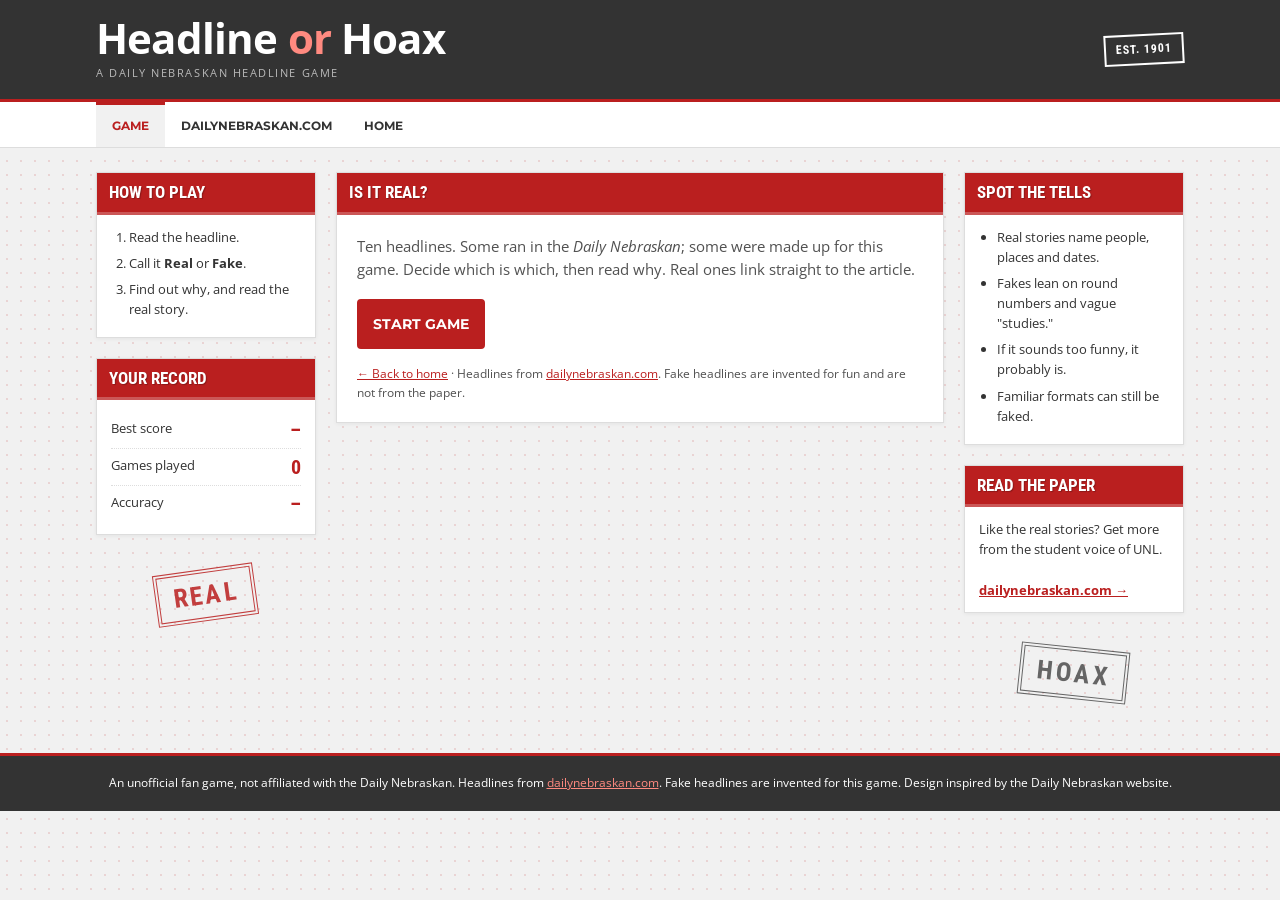
<file: Headline-or-Hoax/index.html>
<!DOCTYPE html>
<html lang="en">
<head>
  <meta charset="utf-8">
  <meta name="viewport" content="width=device-width, initial-scale=1">
  <title>Real or Fake? Daily Nebraskan Headlines</title>
  <meta name="description" content="A guessing game: can you tell real Daily Nebraskan headlines from fake ones?">
  <link rel="preconnect" href="https://fonts.googleapis.com">
  <link rel="preconnect" href="https://fonts.gstatic.com" crossorigin>
  <link href="https://fonts.googleapis.com/css2?family=Roboto+Condensed:wght@700&family=Open+Sans:wght@400;600;700&family=Montserrat:wght@600;700&display=swap" rel="stylesheet">
  <style>
    :root { --red: #ba1f1f; --red-dark: #8f1717; --red-soft: #cb5757; --grey: #f1f1f1; --charcoal: #333; --slate: #4d4d4d; --text: #333; --muted: #515151; --line: #ddd; }
    * { box-sizing: border-box; }
    body { margin: 0; color: var(--text); font-family: "Open Sans", sans-serif; font-size: 14px; line-height: 1.55;
      background-color: var(--grey);
      background-image: radial-gradient(rgba(186,31,31,.14) 1.2px, transparent 1.3px); background-size: 14px 14px; }
    a { color: var(--red); }
    :focus-visible { outline: 3px solid var(--red); outline-offset: 2px; }
    .wrap { max-width: 1120px; margin: 0 auto; padding: 0 16px; }

    /* Header, like dailynebraskan.com: charcoal bar, grey nav, red accents */
    .ticker { background: var(--red); color: #fff; overflow: hidden; white-space: nowrap; font-family: "Roboto Condensed", sans-serif; font-weight: 700; font-size: 13px; text-transform: uppercase; letter-spacing: .06em; }
    .ticker span { display: inline-block; padding: 6px 0; animation: scroll 38s linear infinite; padding-left: 100%; }
    @keyframes scroll { to { transform: translateX(-100%); } }
    @media (prefers-reduced-motion: reduce) { .ticker span { animation: none; padding-left: 16px; } }
    .masthead { background: var(--charcoal); color: #fff; border-bottom: 3px solid var(--red); padding: 18px 0; }
    .masthead .wrap { display: flex; align-items: center; justify-content: space-between; gap: 16px; flex-wrap: wrap; }
    .masthead .name { font-family: "Open Sans", sans-serif; font-weight: 700; font-size: clamp(1.7rem, 6vw, 2.6rem); letter-spacing: -.02em; margin: 0; line-height: 1; }
    .masthead .name em { font-style: normal; color: #ff8a80; }
    .masthead .sub { margin: 4px 0 0; font-size: 11px; letter-spacing: .14em; text-transform: uppercase; color: #bbb; }
    .est { border: 2px solid #fff; padding: 4px 10px; font-family: "Roboto Condensed", sans-serif; font-weight: 700; text-transform: uppercase; letter-spacing: .08em; font-size: 12px; transform: rotate(-3deg); }
    .nav { background: #fff; border-bottom: 1px solid var(--line); }
    .nav .wrap { display: flex; overflow-x: auto; }
    .nav a { font-family: "Montserrat", sans-serif; font-weight: 700; font-size: 12px; text-transform: uppercase; color: var(--text); text-decoration: none; padding: 12px 16px; white-space: nowrap; border-top: 3px solid transparent; }
    .nav a:hover, .nav a.on { border-top-color: var(--red); color: var(--red); background: var(--grey); }

    /* Three-column page: side rails + game */
    .page { max-width: 1120px; margin: 24px auto 48px; padding: 0 16px; display: grid; grid-template-columns: 220px minmax(0, 1fr) 220px; gap: 20px; align-items: start; }
    .rail { display: flex; flex-direction: column; gap: 20px; }
    .panel { background: #fff; border: 1px solid var(--line); box-shadow: 0 1px 4px rgba(0,0,0,.06); }
    .panel h3, .block-title { margin: 0; background: var(--red); border-bottom: 3px solid var(--red-soft); color: #fff; font-family: "Roboto Condensed", sans-serif; font-weight: 700; font-size: 17px; text-transform: uppercase; padding: 6px 12px; text-shadow: 1px 1px 1px rgba(0,0,0,.25); }
    .panel .body { padding: 12px 14px; font-size: 13px; }
    .panel ol, .panel ul { margin: 0; padding-left: 18px; }
    .panel li { margin-bottom: 6px; }
    .stat { display: flex; justify-content: space-between; border-bottom: 1px dotted var(--line); padding: 6px 0; }
    .stat b { font-family: "Roboto Condensed", sans-serif; font-size: 20px; color: var(--red); line-height: 1.2; }
    .panel .body > .stat:last-child { border-bottom: 0; }
    .stampbox { display: flex; justify-content: center; padding: 14px 0 6px; }
    .stamp { border: 4px double var(--red); color: var(--red); font-family: "Roboto Condensed", sans-serif; font-weight: 700; font-size: 26px; letter-spacing: .1em; text-transform: uppercase; padding: 2px 14px; transform: rotate(-8deg); opacity: .85; }
    .stamp.alt { color: var(--slate); border-color: var(--slate); transform: rotate(6deg); }

    .game { min-width: 0; }
    .gamebox { background: #fff; border: 1px solid var(--line); box-shadow: 0 1px 4px rgba(0,0,0,.06); }
    .gamebox .inner { padding: 20px; }
    .intro { margin: 0 0 18px; color: var(--muted); font-size: 15px; }
    .status { display: flex; justify-content: space-between; font-family: "Montserrat", sans-serif; font-weight: 600; font-size: 11px; text-transform: uppercase; letter-spacing: .06em; color: var(--muted); border-bottom: 1px solid var(--line); padding: 0 0 10px; margin-bottom: 18px; }
    .progress { height: 4px; background: var(--line); margin: -8px 0 18px; }
    .progress i { display: block; height: 100%; background: var(--red); width: 0; transition: width .3s; }
    .card { position: relative; border-left: 6px solid var(--red); background: #faf8f5; border-top: 1px solid #eae6df; border-right: 1px solid #eae6df; border-bottom: 1px solid #eae6df; padding: 24px 22px; overflow: hidden; }
    .kicker { font-family: "Montserrat", sans-serif; font-size: 11px; letter-spacing: .1em; text-transform: uppercase; color: var(--red); font-weight: 700; margin: 0 0 8px; }
    .headline { font-family: "Open Sans", sans-serif; font-weight: 700; font-size: clamp(1.5rem, 4.5vw, 2.1rem); line-height: 1.2; margin: 0 0 22px; color: #1a1a1a; letter-spacing: -.01em; }
    .choices { display: grid; grid-template-columns: 1fr 1fr; gap: 12px; }
    button.btn { font-family: "Montserrat", sans-serif; font-weight: 700; font-size: 14px; text-transform: uppercase; padding: 14px; border: 2px solid var(--red); border-radius: 4px; background: #fff; color: var(--red); cursor: pointer; }
    button.btn:hover { background: var(--red); color: #fff; }
    button.primary { background: var(--red); color: #fff; }
    button.primary:hover { background: var(--red-dark); border-color: var(--red-dark); }
    .result { margin-top: 20px; padding: 16px; background: #fff; border: 1px solid #eae6df; border-left: 4px solid var(--slate); position: relative; }
    .verdict { font-family: "Roboto Condensed", sans-serif; font-weight: 700; font-size: 1.4rem; margin: 0; text-transform: uppercase; }
    .verdict.good { color: #1e7a3c; }
    .verdict.bad { color: var(--red); }
    .truth { font-weight: 700; margin: 0 0 8px; }
    .why { margin: 0 0 14px; font-size: 15px; }
    .source { display: inline-block; margin-bottom: 14px; font-weight: 700; }
    #resStamp { position: absolute; top: 14px; right: 14px; }
    .hidden { display: none; }
    .final { text-align: center; }
    .final .score { font-family: "Roboto Condensed", sans-serif; font-size: 4rem; font-weight: 700; margin: 0; color: var(--red); line-height: 1.1; }
    .final p { margin: 8px 0 18px; }
    .review { text-align: left; margin-top: 20px; padding: 0; list-style: none; }
    .review li { padding: 10px 0; border-top: 1px solid var(--line); font-weight: 600; }
    .review .mark { font-weight: 700; margin-right: 6px; }
    .review small { display: block; color: var(--muted); font-weight: 400; }
    .back { margin: 16px 0 0; font-size: 12px; color: var(--muted); }

    footer.site { background: var(--charcoal); border-top: 3px solid var(--red); color: #fff; padding: 18px 0; font-size: 12px; text-align: center; }
    footer.site a { color: #ff8a80; }

    @media (max-width: 960px) {
      .page { grid-template-columns: minmax(0, 1fr); }
      .rail { display: none; }
      .est { display: none; }
    }
  </style>
</head>
<body>
  <header class="masthead">
    <div class="wrap">
      <div>
        <p class="name">Headline <em>or</em> Hoax</p>
        <p class="sub">A Daily Nebraskan headline game</p>
      </div>
      <div class="est" aria-hidden="true">Est. 1901</div>
    </div>
  </header>
  <nav class="nav" aria-label="Main"><div class="wrap">
    <a class="on" href="./">Game</a>
    <a href="https://www.dailynebraskan.com/" target="_blank" rel="noopener noreferrer">DailyNebraskan.com</a>
    <a href="../">Home</a>
  </div></nav>

  <div class="page">
    <aside class="rail" aria-label="How to play">
      <section class="panel">
        <h3>How to play</h3>
        <div class="body">
          <ol>
            <li>Read the headline.</li>
            <li>Call it <b>Real</b> or <b>Fake</b>.</li>
            <li>Find out why, and read the real story.</li>
          </ol>
        </div>
      </section>
      <section class="panel">
        <h3>Your record</h3>
        <div class="body">
          <div class="stat"><span>Best score</span><b id="stBest">&ndash;</b></div>
          <div class="stat"><span>Games played</span><b id="stPlayed">0</b></div>
          <div class="stat"><span>Accuracy</span><b id="stAcc">&ndash;</b></div>
        </div>
      </section>
      <div class="stampbox" aria-hidden="true"><span class="stamp">Real</span></div>
    </aside>

    <main class="game">
      <div class="gamebox">
        <h1 class="block-title">Is it real?</h1>
        <div class="inner">
          <p class="intro">Ten headlines. Some ran in the <em>Daily Nebraskan</em>; some were made up for this game. Decide which is which, then read why. Real ones link straight to the article.</p>

          <div id="play" class="hidden" aria-live="polite">
            <div class="status"><span id="count"></span><span id="score"></span></div>
            <div class="progress"><i id="bar"></i></div>
            <div class="card">
              <p class="kicker">Today's headline</p>
              <h2 class="headline" id="headline"></h2>
              <div class="choices" id="choices">
                <button class="btn" data-guess="real">Real</button>
                <button class="btn" data-guess="fake">Fake</button>
              </div>
              <div class="result hidden" id="result">
                <span class="stamp" id="resStamp"></span>
                <p class="verdict" id="verdict"></p>
                <p class="truth" id="truth"></p>
                <p class="why" id="why"></p>
                <a class="source hidden" id="source" target="_blank" rel="noopener noreferrer">Read the real article on dailynebraskan.com &rarr;</a>
                <div><button class="btn primary" id="next">Next headline</button></div>
              </div>
            </div>
          </div>

          <div id="start"><button class="btn primary" id="startBtn">Start game</button></div>

          <div id="end" class="final hidden">
            <p class="kicker">Final score</p>
            <p class="score" id="finalScore"></p>
            <p id="finalMsg"></p>
            <button class="btn primary" id="again">Play again</button>
            <ul class="review" id="review"></ul>
          </div>

          <p class="back"><a href="../">&larr; Back to home</a> &middot; Headlines from <a href="https://www.dailynebraskan.com/" target="_blank" rel="noopener noreferrer">dailynebraskan.com</a>. Fake headlines are invented for fun and are not from the paper.</p>
        </div>
      </div>
    </main>

    <aside class="rail" aria-label="Tips">
      <section class="panel">
        <h3>Spot the tells</h3>
        <div class="body">
          <ul>
            <li>Real stories name people, places and dates.</li>
            <li>Fakes lean on round numbers and vague "studies."</li>
            <li>If it sounds too funny, it probably is.</li>
            <li>Familiar formats can still be faked.</li>
          </ul>
        </div>
      </section>
      <section class="panel">
        <h3>Read the paper</h3>
        <div class="body">
          Like the real stories? Get more from the student voice of UNL.<br><br>
          <a href="https://www.dailynebraskan.com/" target="_blank" rel="noopener noreferrer"><b>dailynebraskan.com &rarr;</b></a>
        </div>
      </section>
      <div class="stampbox" aria-hidden="true"><span class="stamp alt">Hoax</span></div>
    </aside>
  </div>

  <footer class="site"><div class="wrap">An unofficial fan game, not affiliated with the Daily Nebraskan. Headlines from <a href="https://www.dailynebraskan.com/" target="_blank" rel="noopener noreferrer">dailynebraskan.com</a>. Fake headlines are invented for this game. Design inspired by the Daily Nebraskan website.</div></footer>

  <script>
    var BASE = "https://www.dailynebraskan.com";
    // Real headlines were taken from the Daily Nebraskan homepage (Nov. 2026).
    var REAL = [
      { h: "ASUN to hold special election on new constitution, judicial code", tag: "News · ASUN", u: "/news/asun/asun-to-hold-special-election-on-new-constitution-judicial-code/article_e1df6e1b-7bde-45ba-b50a-f558c500a871.html",
        why: "Student government elections and governing documents are a staple of campus news. The plain, specific wording (a special election, a constitution, a judicial code) is how a news story is headlined." },
      { h: "University of Nebraska-Lincoln to replace Love Library Dunkin' in 2027", tag: "News", u: "/news/university-of-nebraska-lincoln-to-replace-love-library-dunkin-in-2027/article_ee302f47-dc6b-4009-bfb8-052fabcb7621.html",
        why: "It sounds like a joke, but campus dining changes are exactly what the paper covers. The specific location and year are the clue." },
      { h: "UNL students bring rideshare-style app to fraternity sober rides", tag: "News", u: "/news/unl-students-bring-rideshare-style-app-to-fraternity-sober-rides/article_80836a1b-f2fa-4cc0-83e4-c39aebc6a683.html",
        why: "A student-led project with a clear campus angle (Greek life safety). It's a realistic, specific story, not a punchline." },
      { h: "Nebraska Union to open new dining options in spring 2027 after delays", tag: "News", u: "/news/nebraska-union-to-open-new-dining-options-in-spring-2027-after-delays/article_1f908b50-961d-4838-ba8b-e999b6fed244.html",
        why: "Construction delays and new openings are routine campus reporting. The 'after delays' detail makes it believable." },
      { h: "First-generation Husker earns Obama Foundation Scholarship", tag: "News", u: "/news/first-generation-husker-earns-obama-foundation-scholarship/article_4edcc133-5e17-4e76-bf34-cb2c8bd1b051.html",
        why: "A student-achievement profile. Student papers regularly spotlight Huskers who win national honors." },
      { h: "No. 3 Nebraska wrestling rolls past No. 20 Wyoming in season opener", tag: "Sports", u: "/sports/no-3-nebraska-wrestling-rolls-past-no-20-wyoming-in-season-opener/article_4dbaac83-c382-4b3b-9336-ef6e80cdd415.html",
        why: "Standard game-recap format: national rankings for both teams, a verb like 'rolls past,' and the occasion (season opener)." },
      { h: "Three takeaways from Nebraska volleyball's sweep at No. 12 Oregon", tag: "Sports", u: "/sports/three-takeaways-from-nebraska-volleyball-s-sweep-at-no-12-oregon/article_4cd3b260-c021-4046-91a8-7ad704bddbbe.html",
        why: "'Three takeaways' is the classic post-game format, and Husker volleyball gets heavy coverage." },
      { h: "Takeaways from Nebraska football's loss to Illinois", tag: "Sports", u: "/sports/football/takeaways-from-nebraska-football-s-loss-to-illinois/article_6a5d8083-5ef4-452d-8e0e-bd6049450e08.html",
        why: "Another post-game 'takeaways' piece. Sports desks publish these after nearly every major game, wins and losses alike." },
      { h: "Nebraska football fires offensive coordinator Dana Holgorsen", tag: "Sports · Breaking", u: "/sports/breaking-nebraska-football-fires-offensive-coordinator-dana-holgorsen/article_3530730a-e08a-4d20-a5fd-8bad59beb445.html",
        why: "A real breaking-news story about a coaching change. A named person and a specific position is how newsrooms report a staffing move. The paper also flagged it as a breaking story, but that label has been trimmed from the headline here." },
      { h: "When will enough be enough for Nebraska football?", tag: "Sports · Column", u: "/sports/berry-when-will-enough-be-enough-for-nebraska-football/article_e0876288-9de4-473b-876c-49c703d81e21.html",
        why: "A sports column by a staff writer. The pointed question is typical of opinion writing." },
      { h: "College is a scam, but it doesn't have to be", tag: "Opinion", u: "/opinion/opinion-college-is-a-scam-but-it-doesn-t-have-to-be/article_c2ceb488-6a87-4852-a56b-bc5eb19a0f44.html",
        why: "Opinion headlines can be provocative, and student columnists do write about the value of college." },
      { h: "In defense of being bad at things", tag: "Opinion", u: "/opinion/letters_from/letter-from-the-editor-in-defense-of-being-bad-at-things/article_7958c944-3caa-44a8-b567-93d6306c8fd4.html",
        why: "Editors write personal letters in the opinion section. The reflective, slightly playful tone fits that genre." },
      { h: "'Dancing Within the Star City' combines friendly competition, vital message", tag: "Culture", u: "/culture/dancing-within-the-star-city-combines-friendly-competition-vital-message/article_a942784f-2df0-419f-9aac-307b62ca454c.html",
        why: "An event preview or review in the culture section. Quoted event title followed by two descriptors is a common arts-coverage pattern." },
      { h: "'Wildwood' is wonderful return to underrated stop-motion medium", tag: "Culture · Review", u: "/culture/review-wildwood-is-wonderful-return-to-underrated-stop-motion-medium/article_f97fdbf2-59cd-4612-b5f4-73e59c9cb0ae.html",
        why: "Film reviews give a verdict right in the headline, here 'wonderful.'" },
      { h: "UNL Libraries hosts zine workshop experience at Love Library", tag: "Culture", u: "/culture/campus/unl-libraries-hosts-zine-workshop-experience-at-love-library/article_971814ec-d241-4ae6-9fb7-83bc1853a563.html",
        why: "A small campus event with a concrete location. Niche but very much a student-paper story." },
      { h: "FOMO and finances: Budgeting on a college student's income", tag: "Culture", u: "/culture/fomo-and-finances-budgeting-on-a-college-students-income/article_cac1d61f-1596-4704-ae40-9ed42ba12376.html",
        why: "A service-style lifestyle piece aimed at students, with the colon-and-explainer structure common in features." }
    ];

    // Fake headlines were written for this game. They are NOT from the Daily Nebraskan.
    var FAKE = [
      { h: "UNL to extend Love Library hours to 24/7 during finals week starting spring 2027", tag: "News",
        why: "Fake. It sounds like a plausible student-services update, but this headline was written for the game. Real stories like this usually name who made the decision and why, such as a dean, a survey or a budget line." },
      { h: "ASUN senate approves $40,000 for student mental health pop-up clinics", tag: "News · ASUN",
        why: "Fake. ASUN does fund student programs, so the format fits, but this one was invented. The round dollar figure and the vague 'pop-up clinics' are tells, since real funding stories cite a specific bill or program." },
      { h: "Nebraska volleyball extends home sellout streak to 400 matches", tag: "Sports",
        why: "Fake. Husker volleyball sellouts are real news, which is what makes this believable. The milestone number here was made up for the game, so check the actual streak before trusting a figure like this." },
      { h: "Three takeaways from Nebraska men's basketball's overtime win over Creighton", tag: "Sports",
        why: "Fake. It copies the paper's 'three takeaways' recap format almost perfectly. The tell is that it names a specific result with no ranking or other detail the paper normally includes." },
      { h: "Nebraska wrestling's heavyweight out for season with knee injury", tag: "Sports",
        why: "Fake. Injury news is a staple of sports coverage. This one is generic: no name, no timeline, no quote from a coach. Real injury headlines almost always name the athlete." },
      { h: "City Council approves new bike lanes along 16th Street near campus", tag: "News",
        why: "Fake. Lincoln transportation near campus is a believable beat, but this specific approval was invented. Real headlines name the council vote count or the project and funding source." },
      { h: "'The Substance' returns to Ross Theater for midnight screening", tag: "Culture · Review",
        why: "Fake. It's presented as a review, but the headline reads like a screening announcement with no verdict. Real review headlines give an opinion, like the real 'Wildwood' one." },
      { h: "Why UNL's meal plan prices are failing students", tag: "Opinion",
        why: "Fake. Opinion columns about campus costs are common, so it passes at a glance. The vague 'failing students' framing and the lack of a specific policy or event make it a game-made imitation." },
      { h: "UNL study finds Nebraska students sleep less than the national average", tag: "News",
        why: "Fake. Research stories do appear, but a real one would name the department, the researcher or the survey size. 'A study finds' with no source is the giveaway." },
      { h: "Husker Dining to add late-night menu at Selleck, Abel dining halls", tag: "News",
        why: "Fake. Dining changes are real campus news, as the actual Love Library and Nebraska Union stories show. This one was invented, and real dining stories usually give a start date or cite a reason." },
      { h: "Parking permit costs are out of control", tag: "Opinion",
        why: "Fake. The paper does print letters to the editor. This one is a stock complaint with no specific number, lot or decision, and real letters tend to respond to a particular story or policy." },
      { h: "First-generation Husker named Rhodes Scholar finalist", tag: "News",
        why: "Fake. It deliberately echoes the real Obama Foundation Scholarship story. The structure is right, but the headline was invented, and there's no student name or major to anchor it." }
    ];

    var ROUNDS = 10;
    var deck, i, score, log;
    var $ = function (id) { return document.getElementById(id); };

    function shuffle(a) {
      a = a.slice();
      for (var k = a.length - 1; k > 0; k--) {
        var j = Math.floor(Math.random() * (k + 1));
        var t = a[k]; a[k] = a[j]; a[j] = t;
      }
      return a;
    }

    function start() {
      // 5 real + 5 fake, mixed
      var r = shuffle(REAL).slice(0, ROUNDS / 2).map(function (x) { x.real = true; return x; });
      var f = shuffle(FAKE).slice(0, ROUNDS / 2).map(function (x) { x.real = false; return x; });
      deck = shuffle(r.concat(f));
      i = 0; score = 0; log = [];
      $("start").classList.add("hidden");
      $("end").classList.add("hidden");
      $("play").classList.remove("hidden");
      show();
    }

    function show() {
      var q = deck[i];
      $("count").textContent = "Headline " + (i + 1) + " of " + ROUNDS;
      $("score").textContent = "Score: " + score;
      $("headline").textContent = q.h;
      $("result").classList.add("hidden");
      $("choices").classList.remove("hidden");
      $("next").textContent = i === ROUNDS - 1 ? "See results" : "Next headline";
    }

    function guess(g) {
      var q = deck[i];
      var correct = (g === "real") === q.real;
      if (correct) score++;
      log.push({ q: q, correct: correct });
      $("score").textContent = "Score: " + score;
      $("bar").style.width = ((i + 1) / ROUNDS * 100) + "%";
      var rs = $("resStamp");
      rs.textContent = q.real ? "Real" : "Hoax";
      rs.className = "stamp" + (q.real ? "" : " alt");
      var v = $("verdict");
      v.textContent = correct ? "Correct!" : "Not quite.";
      v.className = "verdict " + (correct ? "good" : "bad");
      $("truth").textContent = q.real ? "This headline is REAL." : "This headline is FAKE.";
      $("why").textContent = q.why;
      var s = $("source");
      if (q.real) { s.href = BASE + q.u; s.classList.remove("hidden"); }
      else { s.classList.add("hidden"); s.removeAttribute("href"); }
      $("choices").classList.add("hidden");
      $("result").classList.remove("hidden");
      $("next").focus();
    }

    function stats(add) {
      var d = { best: null, played: 0, right: 0, total: 0 };
      try { d = JSON.parse(localStorage.getItem("hohStats")) || d; } catch (e) {}
      if (add) {
        d.played++; d.right += add.right; d.total += add.total;
        d.best = d.best === null ? add.right : Math.max(d.best, add.right);
        try { localStorage.setItem("hohStats", JSON.stringify(d)); } catch (e) {}
      }
      $("stBest").textContent = d.best === null ? "–" : d.best + "/" + ROUNDS;
      $("stPlayed").textContent = d.played;
      $("stAcc").textContent = d.total ? Math.round(d.right / d.total * 100) + "%" : "–";
    }
    stats();

    function finish() {
      stats({ right: score, total: ROUNDS });
      $("play").classList.add("hidden");
      $("end").classList.remove("hidden");
      $("finalScore").textContent = score + " / " + ROUNDS;
      $("finalMsg").textContent = score >= 9 ? "Newsroom-ready fact checker." : score >= 6 ? "Solid news instincts." : "The fakes fooled you. Try again!";
      var ul = $("review");
      ul.innerHTML = "";
      log.forEach(function (e) {
        var li = document.createElement("li");
        var m = document.createElement("span");
        m.className = "mark";
        m.textContent = e.correct ? "✓" : "✗";
        li.appendChild(m);
        if (e.q.real) {
          var a = document.createElement("a");
          a.href = BASE + e.q.u; a.target = "_blank"; a.rel = "noopener noreferrer";
          a.textContent = e.q.h;
          li.appendChild(a);
        } else {
          li.appendChild(document.createTextNode(e.q.h));
        }
        var sm = document.createElement("small");
        sm.textContent = e.q.real ? "Real · click to read" : "Fake";
        li.appendChild(sm);
        ul.appendChild(li);
      });
      window.scrollTo(0, 0);
    }

    $("startBtn").onclick = start;
    $("again").onclick = start;
    $("choices").onclick = function (e) { var g = e.target.getAttribute("data-guess"); if (g) guess(g); };
    $("next").onclick = function () { i++; if (i >= ROUNDS) finish(); else show(); };
  </script>
</body>
</html>
</file>
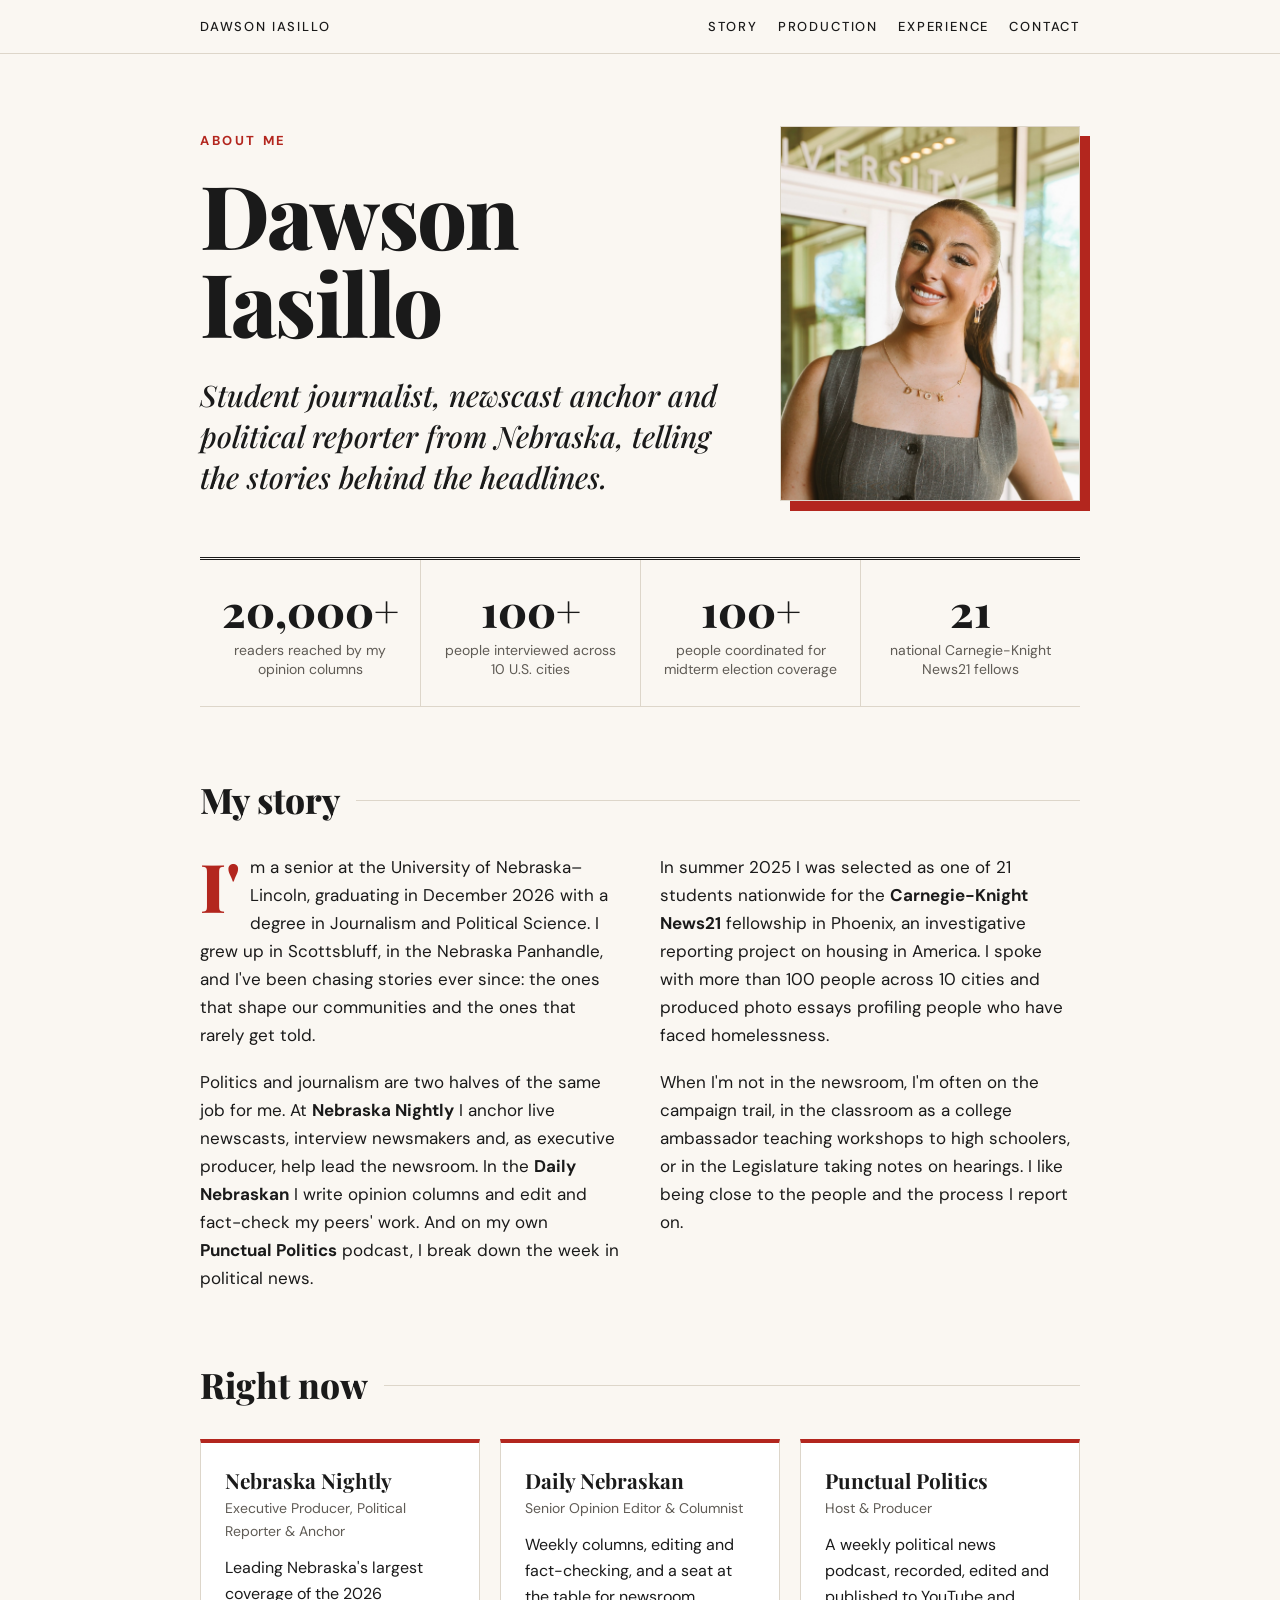
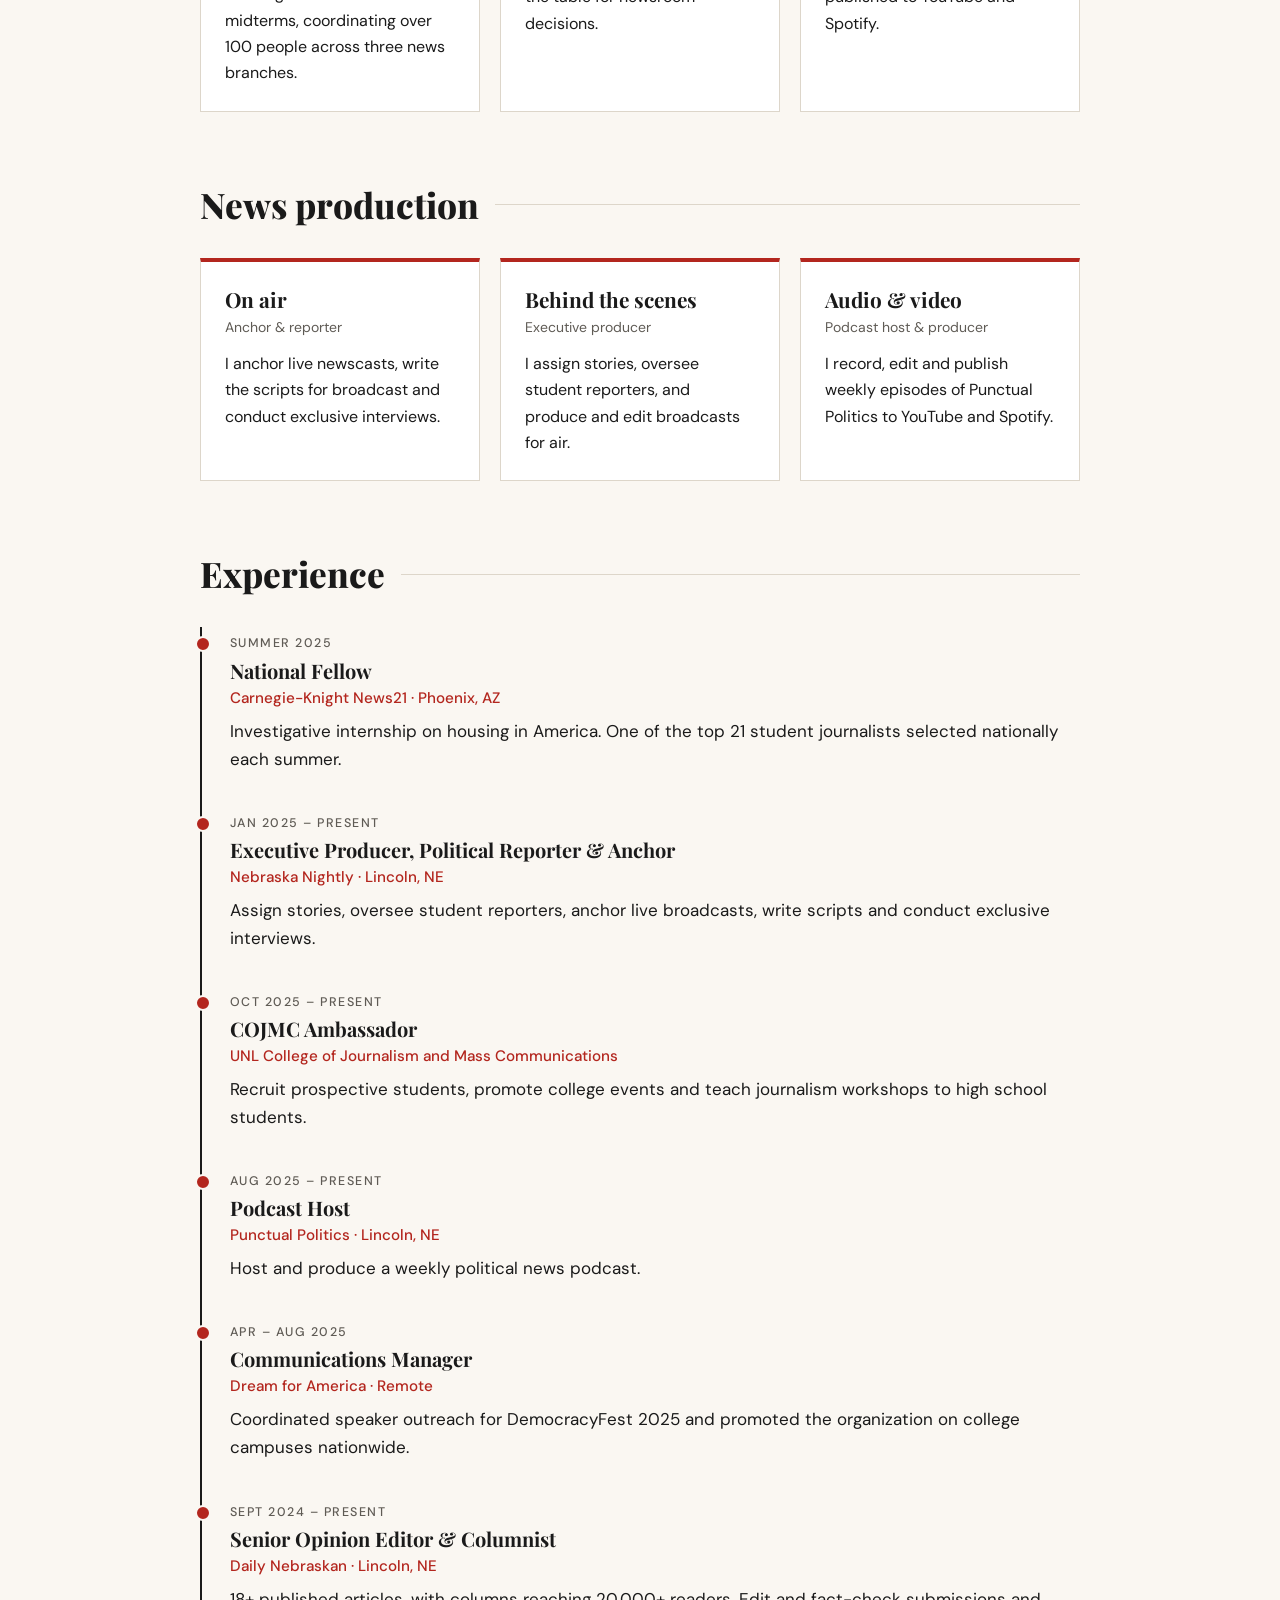
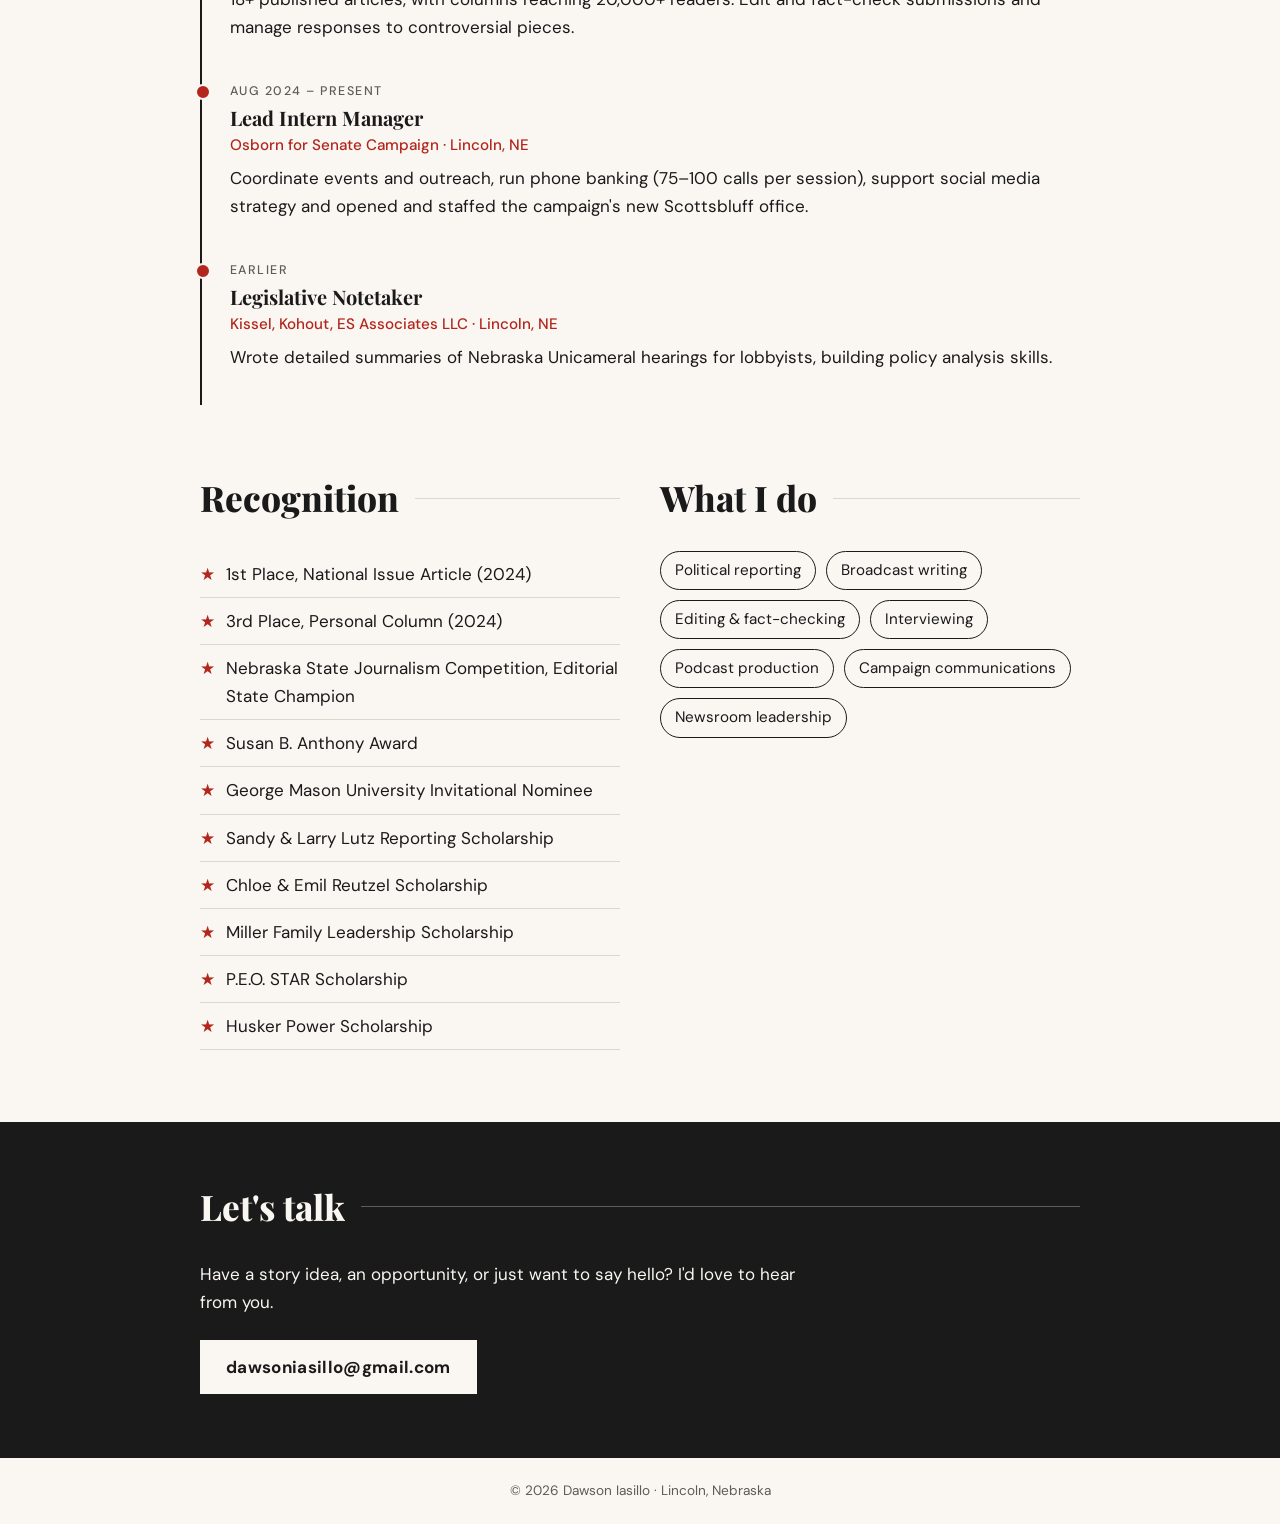
<file: about.html>
<!DOCTYPE html>
<html lang="en">
<head>
  <meta charset="utf-8">
  <meta name="viewport" content="width=device-width, initial-scale=1">
  <title>About Dawson Iasillo</title>
  <meta name="description" content="Dawson Iasillo is a Nebraska student journalist, newscast anchor, columnist and podcast host studying Journalism and Political Science at the University of Nebraska–Lincoln.">
  <link rel="preconnect" href="https://fonts.googleapis.com">
  <link rel="preconnect" href="https://fonts.gstatic.com" crossorigin>
  <link href="https://fonts.googleapis.com/css2?family=DM+Sans:wght@400;500;700&family=Playfair+Display:ital,wght@0,600;0,800;1,500&display=swap" rel="stylesheet">
  <link rel="stylesheet" href="style.css">
</head>
<body>

  <header class="topbar">
    <div class="wrap">
      <a href="./">Dawson Iasillo</a>
      <nav aria-label="Page sections">
        <a href="#story">Story</a>
        <a href="#production">Production</a>
        <a href="#experience">Experience</a>
        <a href="#contact">Contact</a>
      </nav>
    </div>
  </header>

  <main>
    <div class="wrap">
      <div class="hero">
        <div class="hero-text">
          <p class="kicker">About me</p>
          <h1>Dawson Iasillo</h1>
          <p class="lede">Student journalist, newscast anchor and political reporter from Nebraska, telling the stories behind the headlines.</p>
        </div>
        <figure class="portrait">
          <img src="images/headshot.jpg" alt="Dawson Iasillo smiling in front of a University building" width="1251" height="2000" fetchpriority="high">
        </figure>
      </div>
    </div>

    <div class="wrap">
      <div class="stats" role="list">
        <div class="stat" role="listitem"><b>20,000+</b><span>readers reached by my opinion columns</span></div>
        <div class="stat" role="listitem"><b>100+</b><span>people interviewed across 10 U.S. cities</span></div>
        <div class="stat" role="listitem"><b>100+</b><span>people coordinated for midterm election coverage</span></div>
        <div class="stat" role="listitem"><b>21</b><span>national Carnegie-Knight News21 fellows</span></div>
      </div>
    </div>

    <div class="wrap">
      <section id="story">
        <h2>My story</h2>
        <div class="story">
          <p>I'm a senior at the University of Nebraska–Lincoln, graduating in December 2026 with a degree in Journalism and Political Science. I grew up in Scottsbluff, in the Nebraska Panhandle, and I've been chasing stories ever since: the ones that shape our communities and the ones that rarely get told.</p>
          <p>Politics and journalism are two halves of the same job for me. At <strong>Nebraska Nightly</strong> I anchor live newscasts, interview newsmakers and, as executive producer, help lead the newsroom. In the <strong>Daily Nebraskan</strong> I write opinion columns and edit and fact-check my peers' work. And on my own <strong>Punctual Politics</strong> podcast, I break down the week in political news.</p>
          <p>In summer 2025 I was selected as one of 21 students nationwide for the <strong>Carnegie-Knight News21</strong> fellowship in Phoenix, an investigative reporting project on housing in America. I spoke with more than 100 people across 10 cities and produced photo essays profiling people who have faced homelessness.</p>
          <p>When I'm not in the newsroom, I'm often on the campaign trail, in the classroom as a college ambassador teaching workshops to high schoolers, or in the Legislature taking notes on hearings. I like being close to the people and the process I report on.</p>
        </div>
      </section>

      <section id="highlights">
        <h2>Right now</h2>
        <div class="cards">
          <article class="card">
            <h3>Nebraska Nightly</h3>
            <p class="role">Executive Producer, Political Reporter &amp; Anchor</p>
            <p>Leading Nebraska's largest coverage of the 2026 midterms, coordinating over 100 people across three news branches.</p>
          </article>
          <article class="card">
            <h3>Daily Nebraskan</h3>
            <p class="role">Senior Opinion Editor &amp; Columnist</p>
            <p>Weekly columns, editing and fact-checking, and a seat at the table for newsroom decisions.</p>
          </article>
          <article class="card">
            <h3>Punctual Politics</h3>
            <p class="role">Host &amp; Producer</p>
            <p>A weekly political news podcast, recorded, edited and published to YouTube and Spotify.</p>
          </article>
        </div>
      </section>

      <section id="production">
        <h2>News production</h2>
        <div class="cards">
          <article class="card">
            <h3>On air</h3>
            <p class="role">Anchor &amp; reporter</p>
            <p>I anchor live newscasts, write the scripts for broadcast and conduct exclusive interviews.</p>
          </article>
          <article class="card">
            <h3>Behind the scenes</h3>
            <p class="role">Executive producer</p>
            <p>I assign stories, oversee student reporters, and produce and edit broadcasts for air.</p>
          </article>
          <article class="card">
            <h3>Audio &amp; video</h3>
            <p class="role">Podcast host &amp; producer</p>
            <p>I record, edit and publish weekly episodes of Punctual Politics to YouTube and Spotify.</p>
          </article>
        </div>
      </section>

      <section id="experience">
        <h2>Experience</h2>
        <ol class="timeline">
          <li>
            <span class="when">Summer 2025</span>
            <h3>National Fellow</h3>
            <p class="where">Carnegie-Knight News21 · Phoenix, AZ</p>
            <p>Investigative internship on housing in America. One of the top 21 student journalists selected nationally each summer.</p>
          </li>
          <li>
            <span class="when">Jan 2025 – Present</span>
            <h3>Executive Producer, Political Reporter &amp; Anchor</h3>
            <p class="where">Nebraska Nightly · Lincoln, NE</p>
            <p>Assign stories, oversee student reporters, anchor live broadcasts, write scripts and conduct exclusive interviews.</p>
          </li>
          <li>
            <span class="when">Oct 2025 – Present</span>
            <h3>COJMC Ambassador</h3>
            <p class="where">UNL College of Journalism and Mass Communications</p>
            <p>Recruit prospective students, promote college events and teach journalism workshops to high school students.</p>
          </li>
          <li>
            <span class="when">Aug 2025 – Present</span>
            <h3>Podcast Host</h3>
            <p class="where">Punctual Politics · Lincoln, NE</p>
            <p>Host and produce a weekly political news podcast.</p>
          </li>
          <li>
            <span class="when">Apr – Aug 2025</span>
            <h3>Communications Manager</h3>
            <p class="where">Dream for America · Remote</p>
            <p>Coordinated speaker outreach for DemocracyFest 2025 and promoted the organization on college campuses nationwide.</p>
          </li>
          <li>
            <span class="when">Sept 2024 – Present</span>
            <h3>Senior Opinion Editor &amp; Columnist</h3>
            <p class="where">Daily Nebraskan · Lincoln, NE</p>
            <p>18+ published articles, with columns reaching 20,000+ readers. Edit and fact-check submissions and manage responses to controversial pieces.</p>
          </li>
          <li>
            <span class="when">Aug 2024 – Present</span>
            <h3>Lead Intern Manager</h3>
            <p class="where">Osborn for Senate Campaign · Lincoln, NE</p>
            <p>Coordinate events and outreach, run phone banking (75–100 calls per session), support social media strategy and opened and staffed the campaign's new Scottsbluff office.</p>
          </li>
          <li>
            <span class="when">Earlier</span>
            <h3>Legislative Notetaker</h3>
            <p class="where">Kissel, Kohout, ES Associates LLC · Lincoln, NE</p>
            <p>Wrote detailed summaries of Nebraska Unicameral hearings for lobbyists, building policy analysis skills.</p>
          </li>
        </ol>
      </section>

      <section id="recognition">
        <div class="two">
          <div>
            <h2>Recognition</h2>
            <ul class="awards">
              <li>1st Place, National Issue Article (2024)</li>
              <li>3rd Place, Personal Column (2024)</li>
              <li>Nebraska State Journalism Competition, Editorial State Champion</li>
              <li>Susan B. Anthony Award</li>
              <li>George Mason University Invitational Nominee</li>
              <li>Sandy &amp; Larry Lutz Reporting Scholarship</li>
              <li>Chloe &amp; Emil Reutzel Scholarship</li>
              <li>Miller Family Leadership Scholarship</li>
              <li>P.E.O. STAR Scholarship</li>
              <li>Husker Power Scholarship</li>
            </ul>
          </div>
          <div>
            <h2>What I do</h2>
            <ul class="chips">
              <li>Political reporting</li>
              <li>Broadcast writing</li>
              <li>Editing &amp; fact-checking</li>
              <li>Interviewing</li>
              <li>Podcast production</li>
              <li>Campaign communications</li>
              <li>Newsroom leadership</li>
            </ul>
          </div>
        </div>
      </section>
    </div>

    <section class="contact" id="contact">
      <div class="wrap">
        <h2>Let's talk</h2>
        <p>Have a story idea, an opportunity, or just want to say hello? I'd love to hear from you.</p>
        <a class="btn" href="mailto:dawsoniasillo@gmail.com">dawsoniasillo@gmail.com</a>
      </div>
    </section>
  </main>

  <footer>© 2026 Dawson Iasillo · Lincoln, Nebraska</footer>

</body>
</html>
</file>
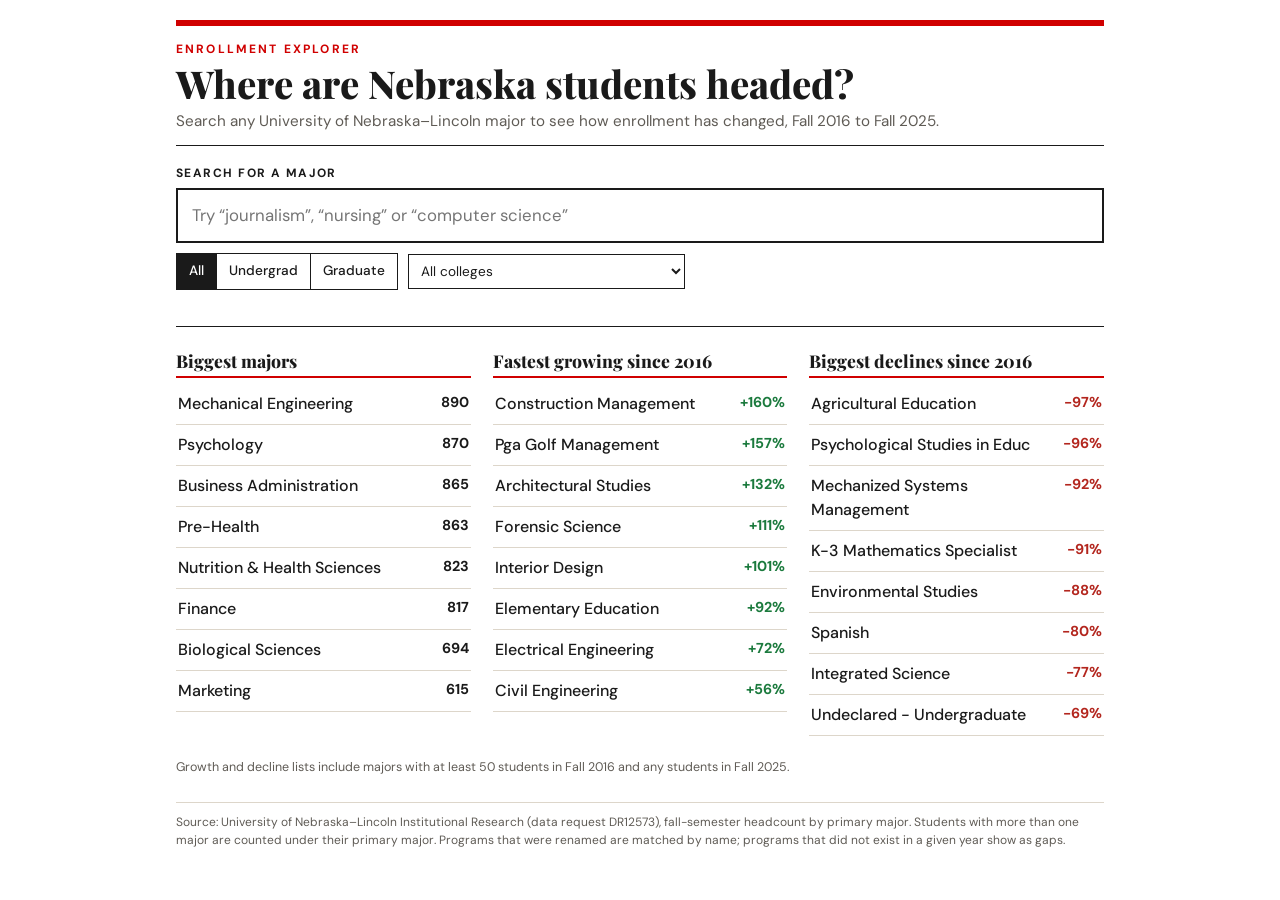
<file: majors.html>
<!DOCTYPE html>
<html lang="en">
<head>
  <meta charset="utf-8">
  <meta name="viewport" content="width=device-width, initial-scale=1">
  <title>Major Trends | University of Nebraska–Lincoln Enrollment</title>
  <meta name="description" content="Search any University of Nebraska–Lincoln major and see how its enrollment has changed from Fall 2016 to Fall 2025.">
  <link rel="preconnect" href="https://fonts.googleapis.com">
  <link rel="preconnect" href="https://fonts.gstatic.com" crossorigin>
  <link href="https://fonts.googleapis.com/css2?family=DM+Sans:wght@400;500;700&family=Playfair+Display:wght@600;800&display=swap" rel="stylesheet">
  <style>
    :root {
      --paper:#fff; --ink:#1a1a1a; --muted:#5f5b55; --rule:#ddd6ca; --soft:#f6f3ee;
      --red:#d00000; --up:#1b7a3d; --down:#b3261e;
      --serif:"Playfair Display",Georgia,"Times New Roman",serif;
      --sans:"DM Sans",system-ui,-apple-system,"Segoe UI",sans-serif;
      --c1:#d00000; --c2:#1a1a1a; --c3:#2a6fb0; --c4:#d98e04;
    }
    *{box-sizing:border-box}
    html,body{margin:0}
    body{background:var(--paper);color:var(--ink);font:400 16px/1.5 var(--sans);-webkit-font-smoothing:antialiased}
    button,input,select{font:inherit;color:inherit}
    :focus-visible{outline:3px solid var(--red);outline-offset:2px}
    .app{max-width:960px;margin:0 auto;padding:20px 16px 28px}
    .masthead{border-top:6px solid var(--red);border-bottom:1px solid var(--ink);padding:14px 0 12px;margin-bottom:18px}
    .kicker{font-size:.75rem;letter-spacing:.18em;text-transform:uppercase;color:var(--red);font-weight:700;margin:0 0 4px}
    h1{font:800 clamp(1.6rem,4.5vw,2.4rem)/1.1 var(--serif);margin:0 0 6px}
    .dek{margin:0;color:var(--muted);font-size:.95rem}

    .search{position:relative}
    .search label{display:block;font-size:.75rem;letter-spacing:.12em;text-transform:uppercase;font-weight:700;margin-bottom:6px}
    .search input[type=search]{width:100%;padding:13px 14px;border:2px solid var(--ink);border-radius:0;background:#fff;font-size:1.05rem}
    .filters{display:flex;gap:10px;flex-wrap:wrap;margin-top:10px;align-items:center}
    .seg{display:inline-flex;border:1px solid var(--ink)}
    .seg button{background:#fff;border:0;border-right:1px solid var(--ink);padding:7px 12px;cursor:pointer;font-size:.85rem;font-weight:500}
    .seg button:last-child{border-right:0}
    .seg button[aria-pressed=true]{background:var(--ink);color:#fff}
    select{padding:7px 8px;border:1px solid var(--ink);background:#fff;font-size:.85rem;max-width:100%}
    .results{list-style:none;margin:0;padding:0;border:1px solid var(--rule);border-top:0;max-height:300px;overflow:auto}
    .results li{margin:0}
    .results button{display:flex;width:100%;justify-content:space-between;gap:12px;text-align:left;background:#fff;border:0;border-bottom:1px solid var(--rule);padding:10px 12px;cursor:pointer}
    .results button:hover,.results button.active{background:var(--soft)}
    .results .meta{color:var(--muted);font-size:.8rem;white-space:nowrap}
    .results .nm{font-weight:500}
    .empty{padding:14px 12px;color:var(--muted);border:1px solid var(--rule);border-top:0}

    .chips{display:flex;gap:8px;flex-wrap:wrap;margin:18px 0 0}
    .chip{display:inline-flex;align-items:center;gap:8px;border:1px solid var(--ink);padding:5px 6px 5px 10px;font-size:.85rem;font-weight:500;background:#fff}
    .chip i{width:10px;height:10px;border-radius:50%;display:inline-block}
    .chip button{border:0;background:none;cursor:pointer;font-size:1.1rem;line-height:1;padding:0 4px;color:var(--muted)}

    .panel{margin-top:18px;border-top:1px solid var(--ink);padding-top:16px}
    .panel h2{font:800 clamp(1.3rem,3.6vw,1.9rem)/1.15 var(--serif);margin:0}
    .sub{color:var(--muted);font-size:.85rem;margin:2px 0 14px}
    .stats{display:grid;grid-template-columns:repeat(auto-fit,minmax(150px,1fr));gap:10px;margin-bottom:16px}
    .stat{background:var(--soft);padding:10px 12px;border-left:4px solid var(--red)}
    .stat b{display:block;font:800 1.7rem/1.1 var(--serif)}
    .stat span{font-size:.78rem;color:var(--muted)}
    .up{color:var(--up)} .down{color:var(--down)}

    .tabs{display:flex;gap:6px;margin:0 0 8px}
    .tabs button{background:#fff;border:1px solid var(--rule);padding:5px 10px;font-size:.8rem;cursor:pointer}
    .tabs button[aria-pressed=true]{background:var(--ink);color:#fff;border-color:var(--ink)}
    .chartbox{position:relative;width:100%}
    svg{display:block;width:100%;height:auto;overflow:visible}
    svg text{font-family:var(--sans);fill:var(--muted);font-size:11px}
    .tip{position:absolute;pointer-events:none;background:var(--ink);color:#fff;padding:8px 10px;font-size:.78rem;line-height:1.4;min-width:120px;transform:translate(-50%,-100%);opacity:0;transition:opacity .1s;z-index:5}
    .tip b{display:block;margin-bottom:2px}
    .tip div{display:flex;justify-content:space-between;gap:12px}
    .note{font-size:.78rem;color:var(--muted);margin:8px 0 0}

    table{width:100%;border-collapse:collapse;margin-top:14px;font-size:.85rem}
    caption{text-align:left;font-weight:700;padding-bottom:4px}
    th,td{padding:5px 6px;text-align:right;border-bottom:1px solid var(--rule)}
    th:first-child,td:first-child{text-align:left}
    .tablewrap{overflow-x:auto}

    .compare-btn{margin-top:14px;background:#fff;border:1px solid var(--ink);padding:8px 12px;cursor:pointer;font-weight:500;font-size:.85rem}
    .compare-btn:hover{background:var(--ink);color:#fff}

    .lists{display:grid;grid-template-columns:repeat(auto-fit,minmax(260px,1fr));gap:22px;margin-top:6px}
    .lists h3{font:800 1.1rem var(--serif);margin:0 0 6px;border-bottom:2px solid var(--red);padding-bottom:4px}
    .lists ol{list-style:none;margin:0;padding:0}
    .lists li button{display:flex;width:100%;justify-content:space-between;gap:10px;background:none;border:0;border-bottom:1px solid var(--rule);padding:8px 2px;cursor:pointer;text-align:left}
    .lists li button:hover .nm{text-decoration:underline}
    .lists .nm{font-weight:500}
    .lists .val{font-weight:700;white-space:nowrap;font-size:.9rem}
    .foot{margin-top:26px;border-top:1px solid var(--rule);padding-top:10px;font-size:.75rem;color:var(--muted)}
    @media (max-width:520px){ .results .meta{white-space:normal;text-align:right} }
    @media (prefers-reduced-motion:reduce){*{transition:none!important}}
  </style>
</head>
<body>
<div class="app" id="app">
  <header class="masthead">
    <p class="kicker">Enrollment explorer</p>
    <h1>Where are Nebraska students headed?</h1>
    <p class="dek">Search any University of Nebraska–Lincoln major to see how enrollment has changed, Fall 2016 to Fall 2025.</p>
  </header>

  <div class="search">
    <label for="q">Search for a major</label>
    <input id="q" type="search" placeholder="Try “journalism”, “nursing” or “computer science”" autocomplete="off" role="combobox" aria-expanded="false" aria-controls="results" aria-autocomplete="list">
    <div class="filters">
      <div class="seg" role="group" aria-label="Level">
        <button type="button" data-level="all" aria-pressed="true">All</button>
        <button type="button" data-level="Undergraduate" aria-pressed="false">Undergrad</button>
        <button type="button" data-level="Graduate" aria-pressed="false">Graduate</button>
      </div>
      <select id="college" aria-label="College"></select>
    </div>
    <ul class="results" id="results" role="listbox" hidden></ul>
  </div>

  <div class="chips" id="chips" aria-label="Selected majors"></div>
  <section class="panel" id="detail" aria-live="polite" hidden></section>
  <section class="panel" id="home">
    <div class="lists" id="lists"></div>
  </section>

  <p class="foot">Source: University of Nebraska–Lincoln Institutional Research (data request DR12573), fall-semester headcount by primary major. Students with more than one major are counted under their primary major. Programs that were renamed are matched by name; programs that did not exist in a given year show as gaps.</p>
</div>

<script>
const YEARS=[2016,2017,2018,2019,2020,2021,2022,2023,2024,2025];
const DATA=[{"n":"ACCOUNTANCY","l":"Graduate","c":"Business","v":[55,57,54,41,34,42,53,65,82,71],"d":{"MPAC":71}},{"n":"ACCOUNTING","l":"Undergraduate","c":"Business","v":[562,573,547,498,521,493,466,476,503,543],"d":{"BSBA":543}},{"n":"ACTING","l":"Undergraduate","c":"Fine & Performing Arts","v":[null,null,null,null,null,null,13,29,38,43],"d":{"BFA":43}},{"n":"ACTUARIAL SCIENCE","l":"Graduate","c":"Business","v":[21,18,11,12,11,8,5,5,8,8],"d":{"MS":8}},{"n":"ACTUARIAL SCIENCE","l":"Undergraduate","c":"Business","v":[365,379,354,354,329,259,208,176,186,188],"d":{"BS":17,"BSBA":171}},{"n":"ADMIN/ADDED ENDORSEMENTS","l":"Graduate","c":"Education & Human Sci","v":[46,41,38,33,14,2,null,null,null,null],"d":{}},{"n":"ADMINISTRATIVE CERTIFICATION","l":"Graduate","c":"Education & Human Sci","v":[null,null,null,null,12,21,13,7,11,9],"d":{"END":9}},{"n":"ADVANCED HORTICULTURE","l":"Graduate","c":"Agri Sci & Natl Res","v":[4,1,null,2,1,2,5,3,1,2],"d":{"CER":2}},{"n":"ADVERTISING & PUBLIC RELATIONS","l":"Undergraduate","c":"Journalism & Mass Comm","v":[617,617,582,554,498,419,391,416,423,397],"d":{"BJ":397}},{"n":"AG LEADERSHIP, EDUC AND COMM","l":"Undergraduate","c":"Agri Sci & Natl Res","v":[null,null,null,null,null,null,28,64,97,110],"d":{"B1AL":110}},{"n":"AGRIBUSINESS","l":"Undergraduate","c":"Business","v":[272,256,243,222,216,219,212,222,242,218],"d":{"B1AB":184,"BSBA":34}},{"n":"AGRIC & BIOLOGICAL SYSTEMS ENG","l":"Graduate","c":"Agri Sci & Natl Res","v":[24,29,26,17,13,24,23,22,14,11],"d":{"MS":11}},{"n":"AGRICULTURAL & ENV SCI COMM","l":"Undergraduate","c":"Agri Sci & Natl Res","v":[32,36,36,41,35,39,37,20,10,2],"d":{"B1SC":2}},{"n":"AGRICULTURAL ECONOMICS","l":"Graduate","c":"Agri Sci & Natl Res","v":[34,34,30,32,35,38,36,35,30,25],"d":{"PHD":20,"MS":5}},{"n":"AGRICULTURAL ECONOMICS","l":"Undergraduate","c":"Agri Sci & Natl Res","v":[132,138,122,123,113,83,75,70,61,71],"d":{"B1AE":71}},{"n":"AGRICULTURAL EDUCATION","l":"Undergraduate","c":"Agri Sci & Natl Res","v":[103,118,125,114,97,86,60,37,17,3],"d":{"B1ED":3}},{"n":"AGRICULTURAL ENGINEERING","l":"Undergraduate","c":"Engineering","v":[61,76,72,68,54,47,31,34,42,42],"d":{"BSAE":42}},{"n":"AGRICULTURAL JOURNALISM","l":"Undergraduate","c":"Agri Sci & Natl Res","v":[2,1,null,null,null,null,null,null,null,null],"d":{}},{"n":"AGRICULTURAL SYSTEMS TECH","l":"Graduate","c":"Agri Sci & Natl Res","v":[null,null,null,null,null,null,null,null,null,2],"d":{"MS":2}},{"n":"AGRICULTURAL SYSTEMS TECH","l":"Undergraduate","c":"Agri Sci & Natl Res","v":[null,null,null,null,null,null,null,13,21,31],"d":{"B1AT":31}},{"n":"AGRONOMY","l":"Graduate","c":"Agri Sci & Natl Res","v":[76,82,78,66,55,64,60,65,78,64],"d":{"MS":62,"CER":2}},{"n":"AGRONOMY","l":"Undergraduate","c":"Agri Sci & Natl Res","v":[191,146,140,118,101,102,27,52,87,82],"d":{"B1AG":82}},{"n":"AGRONOMY AND HORTICULTURE","l":"Graduate","c":"Agri Sci & Natl Res","v":[81,74,62,63,49,46,45,43,37,38],"d":{"PHD":38}},{"n":"ANIMAL SCIENCE","l":"Graduate","c":"Agri Sci & Natl Res","v":[78,76,72,72,73,67,66,69,70,69],"d":{"MS":38,"PHD":31}},{"n":"ANIMAL SCIENCE","l":"Undergraduate","c":"Agri Sci & Natl Res","v":[338,329,318,338,341,289,281,258,292,322],"d":{"B1AS":322}},{"n":"ANTHROPOLOGY","l":"Graduate","c":"Arts & Sciences","v":[15,18,19,19,22,20,22,28,35,29],"d":{"MA":29}},{"n":"ANTHROPOLOGY","l":"Undergraduate","c":"Arts & Sciences","v":[63,63,53,63,85,64,64,66,62,61],"d":{"BA":57,"BS":4}},{"n":"APPLIED CLIMATE SCIENCE","l":"Undergraduate","c":"Agri Sci & Natl Res","v":[1,4,4,5,6,6,2,3,2,1],"d":{"B1AC":1}},{"n":"APPLIED SCIENCE","l":"Graduate","c":"Agri Sci & Natl Res","v":[45,56,58,73,55,43,54,58,52,44],"d":{"MAS":44}},{"n":"APPLIED SCIENCE","l":"Undergraduate","c":"Agri Sci & Natl Res","v":[71,64,50,54,37,33,35,27,25,25],"d":{"B1AP":25}},{"n":"ARCHITECTURAL ENGINEERING","l":"Graduate","c":"Engineering","v":[49,50,58,59,43,48,46,48,48,47],"d":{"MARE":28,"PHD":17,"MS":2}},{"n":"ARCHITECTURAL ENGINEERING","l":"Undergraduate","c":"Engineering","v":[null,null,null,null,166,165,164,176,164,169],"d":{"BARE":169}},{"n":"ARCHITECTURAL ENGR (OMAHA)","l":"Undergraduate","c":"Engineering","v":[160,172,175,157,null,null,null,null,null,null],"d":{}},{"n":"ARCHITECTURAL STUDIES","l":"Undergraduate","c":"Architecture","v":[142,137,142,150,304,307,307,323,299,330],"d":{"BSD":330}},{"n":"ARCHITECTURE","l":"Graduate","c":"Architecture","v":[9,10,10,2,3,4,2,3,null,null],"d":{}},{"n":"ARCHITECTURE","l":"Undergraduate","c":"Architecture","v":[83,78,86,75,66,63,72,82,82,73],"d":{"MARC":73}},{"n":"ART","l":"Graduate","c":"Fine & Performing Arts","v":[25,24,21,23,26,23,19,18,20,18],"d":{"MFA":18}},{"n":"ART","l":"Undergraduate","c":"Fine & Performing Arts","v":[293,223,137,125,117,130,142,141,134,137],"d":{"BFA":122,"BA":15}},{"n":"ART HISTORY","l":"Graduate","c":"Fine & Performing Arts","v":[5,5,2,2,2,5,5,3,2,null],"d":{}},{"n":"ART HISTORY AND CRITICISM","l":"Undergraduate","c":"Fine & Performing Arts","v":[15,10,15,15,17,14,10,8,11,10],"d":{"BA":10}},{"n":"ATHLETIC TRAINING","l":"Graduate","c":"Education & Human Sci","v":[null,null,null,null,null,null,null,null,4,10],"d":{"MS":10}},{"n":"ATHLETIC TRAINING","l":"Undergraduate","c":"Education & Human Sci","v":[121,110,101,84,85,77,36,19,8,null],"d":{}},{"n":"AUDIOLOGY AND HEARING SCIENCE","l":"Graduate","c":"Education & Human Sci","v":[null,15,27,43,39,32,28,29,27,31],"d":{"AUD":31}},{"n":"AUDIOLOGY AND HEARING SCIENCE","l":"Undergraduate","c":"Education & Human Sci","v":[13,null,null,null,null,null,null,null,null,null],"d":{}},{"n":"BEHAVIOR SPECIALIST","l":"Graduate","c":"Education & Human Sci","v":[null,2,1,null,null,null,null,null,null,null],"d":{}},{"n":"BIOCHEMISTRY","l":"Graduate","c":"Agri Sci & Natl Res","v":[32,33,32,32,31,31,35,33,34,36],"d":{"PHD":36}},{"n":"BIOCHEMISTRY","l":"Undergraduate","c":"Agri Sci & Natl Res","v":[268,284,304,339,331,337,359,333,351,329],"d":{"BS":226,"B1BC":103}},{"n":"BIOLOGICAL ENGINEERING","l":"Graduate","c":"Agri Sci & Natl Res","v":[16,24,34,30,31,30,20,25,31,36],"d":{"PHD":36}},{"n":"BIOLOGICAL SCIENCES","l":"Graduate","c":"Arts & Sciences","v":[69,75,81,82,76,75,71,60,53,64],"d":{"PHD":49,"MS":15}},{"n":"BIOLOGICAL SCIENCES","l":"Undergraduate","c":"Arts & Sciences","v":[599,607,596,552,592,617,607,658,664,694],"d":{"BS":694}},{"n":"BIOLOGICAL SYSTEMS ENGINEERING","l":"Undergraduate","c":"Engineering","v":[241,237,223,194,201,181,175,162,150,150],"d":{"BSBS":150}},{"n":"BIOLOGY","l":"Undergraduate","c":"Education & Human Sci","v":[4,2,9,8,7,4,1,null,null,null],"d":{}},{"n":"BIOMEDICAL ENGINEERING","l":"Graduate","c":"Engineering","v":[null,null,null,null,null,null,18,17,12,19],"d":{"PHD":19}},{"n":"BROADCASTING","l":"Undergraduate","c":"Journalism & Mass Comm","v":[202,179,163,140,137,116,128,115,122,152],"d":{"BJ":152}},{"n":"BUSINESS","l":"Graduate","c":"Business","v":[361,427,417,417,425,428,352,366,356,343],"d":{"MBA":320,"PHD":23}},{"n":"BUSINESS ADMIN","l":"Undergraduate","c":"Business","v":[null,null,null,null,null,null,1,2,6,3],"d":{"BSBA":3}},{"n":"BUSINESS ADMINISTRATION","l":"Undergraduate","c":"Business","v":[939,942,918,879,908,886,930,890,889,865],"d":{"BSBA":865}},{"n":"BUSINESS ANALYTICS","l":"Graduate","c":"Business","v":[12,14,22,43,79,75,42,42,61,62],"d":{"MS":43,"CER":19}},{"n":"BUSINESS ANALYTICS","l":"Undergraduate","c":"Business","v":[null,null,null,null,null,null,null,null,null,41],"d":{"BSBA":41}},{"n":"BUSINESS AND LAW","l":"Undergraduate","c":"Business","v":[null,null,null,null,null,null,40,90,141,180],"d":{"BSBA":180}},{"n":"BUSINESS, MARKETING & IT","l":"Undergraduate","c":"Education & Human Sci","v":[6,8,14,28,22,14,5,1,null,null],"d":{}},{"n":"CERTIFICATE","l":"Undergraduate","c":"Education & Human Sci","v":[null,null,null,1,1,1,null,null,null,null],"d":{}},{"n":"CHEMICAL & BIOMOLECULAR ENGR","l":"Graduate","c":"Engineering","v":[18,23,24,19,19,17,20,27,29,30],"d":{"PHD":30}},{"n":"CHEMICAL ENGINEERING","l":"Graduate","c":"Engineering","v":[2,2,5,4,2,2,2,2,2,1],"d":{"MS":1}},{"n":"CHEMICAL ENGINEERING","l":"Undergraduate","c":"Engineering","v":[293,254,212,195,192,168,174,167,155,166],"d":{"BSCH":166}},{"n":"CHEMISTRY","l":"Graduate","c":"Arts & Sciences","v":[117,115,108,102,94,95,89,103,104,113],"d":{"PHD":108,"MS":5}},{"n":"CHEMISTRY","l":"Undergraduate","c":"Arts & Sciences","v":[124,119,129,112,106,115,102,88,75,83],"d":{"BS":80,"BA":3}},{"n":"CHILD, YOUTH & FAMILY STUDIES","l":"Graduate","c":"Education & Human Sci","v":[98,106,101,100,88,64,66,73,75,74],"d":{"MS":74}},{"n":"CHILD, YOUTH & FAMILY STUDIES","l":"Undergraduate","c":"Education & Human Sci","v":[1,null,null,null,null,null,null,null,null,null],"d":{}},{"n":"CHLD,YTH & FAM STDIES(HUM DEV)","l":"Undergraduate","c":"Education & Human Sci","v":[null,null,null,null,8,3,null,null,null,null],"d":{}},{"n":"CHLD,YTH&FAM STDIES(FAM&CONS)","l":"Undergraduate","c":"Education & Human Sci","v":[null,null,null,null,1,null,null,null,null,null],"d":{}},{"n":"CHLD,YTH&FAM STUDIES","l":"Undergraduate","c":"Education & Human Sci","v":[null,null,225,345,403,367,374,342,341,359],"d":{"BSEH":359}},{"n":"CHROMATOGRAPHY & ANLYTCAL SEP","l":"Graduate","c":"Arts & Sciences","v":[null,null,null,null,null,null,null,null,null,1],"d":{"CER":1}},{"n":"CIVIL ENGINEERING","l":"Graduate","c":"Engineering","v":[99,103,89,90,91,94,99,94,102,101],"d":{"PHD":59,"MS":42}},{"n":"CIVIL ENGINEERING","l":"Undergraduate","c":"Engineering","v":[272,296,301,271,423,422,389,353,379,425],"d":{"BSCE":298,"BCE":127}},{"n":"CIVIL ENGINEERING (OMAHA)","l":"Undergraduate","c":"Engineering","v":[228,213,201,190,null,null,null,null,null,null],"d":{}},{"n":"CLASSICAL LANGUAGES","l":"Undergraduate","c":"Arts & Sciences","v":[4,2,2,1,1,null,null,null,null,null],"d":{}},{"n":"CLASSICS AND RELIGIOUS STUDIES","l":"Undergraduate","c":"Arts & Sciences","v":[25,39,37,25,22,19,17,19,11,12],"d":{"BA":11,"BS":1}},{"n":"COMM SCIENCES & DISORDERS","l":"Undergraduate","c":"Education & Human Sci","v":[null,null,118,187,193,189,170,157,144,142],"d":{"BSEH":142}},{"n":"COMMUNICATION STUDIES","l":"Graduate","c":"Arts & Sciences","v":[27,26,26,27,27,29,25,26,24,24],"d":{"PHD":20,"MA":4}},{"n":"COMMUNICATION STUDIES","l":"Undergraduate","c":"Arts & Sciences","v":[151,135,155,133,127,118,114,107,81,75],"d":{"BA":75}},{"n":"COMMUNITY & REGIONAL PLANNING","l":"Graduate","c":"Architecture","v":[36,32,31,20,12,27,24,23,29,32],"d":{"MCRP":32}},{"n":"COMMUNITY COLLEGE LEADERSHIP","l":"Graduate","c":"Education & Human Sci","v":[5,7,5,6,4,1,1,2,1,2],"d":{"CER":2}},{"n":"COMPLEX BIOSYSTEMS","l":"Graduate","c":"Graduate (general)","v":[null,7,14,20,21,24,27,31,32,34],"d":{"PHD":34}},{"n":"COMPUTER ENGINEERING","l":"Undergraduate","c":"Engineering","v":[196,195,183,147,244,228,218,211,198,203],"d":{"BSCP":125,"BTE":78}},{"n":"COMPUTER ENGINEERING (OMAHA)","l":"Undergraduate","c":"Engineering","v":[95,103,104,102,null,null,null,null,null,null],"d":{}},{"n":"COMPUTER SCIENCE","l":"Graduate","c":"Engineering","v":[110,105,97,95,94,104,100,106,107,104],"d":{"PHD":63,"MS":41}},{"n":"COMPUTER SCIENCE","l":"Undergraduate","c":"Engineering","v":[506,538,559,532,565,527,574,632,607,505],"d":{"BSCS":504,"BS":1}},{"n":"CONSTRUCTION","l":"Graduate","c":"Engineering","v":[1,null,null,null,null,null,null,null,null,null],"d":{}},{"n":"CONSTRUCTION ENGINEERING","l":"Undergraduate","c":"Engineering","v":[29,28,21,24,50,46,42,55,60,62],"d":{"BSCN":62}},{"n":"CONSTRUCTION ENGINEERING & MNG","l":"Graduate","c":"Engineering","v":[1,6,8,6,11,14,11,12,11,13],"d":{"MS":11,"CER":2}},{"n":"CONSTRUCTION ENGR (OMAHA)","l":"Undergraduate","c":"Engineering","v":[24,26,21,21,null,null,null,null,null,null],"d":{}},{"n":"CONSTRUCTION MANAGEMENT","l":"Undergraduate","c":"Engineering","v":[179,198,193,208,351,340,373,377,423,465],"d":{"BSCM":465}},{"n":"CONSTRUCTION MANAGEMNT (OMAHA)","l":"Undergraduate","c":"Engineering","v":[91,81,80,95,null,null,null,null,null,null],"d":{}},{"n":"CREDIT IEP PROGRAM","l":"Undergraduate","c":"Explore Center Undergraduate","v":[101,72,54,40,15,2,null,null,null,null],"d":{}},{"n":"CRIMINOLOGY & CRIMINAL JUSTICE","l":"Undergraduate","c":"UNO - Public Affairs & Comm Service","v":[null,null,null,null,null,null,null,379,396,415],"d":{"BCCJ":415}},{"n":"CYAF-(CHILD DEV/EARLY CHILDHOOD ED)","l":"Undergraduate","c":"Education & Human Sci","v":[2,null,null,null,null,null,null,null,null,null],"d":{}},{"n":"CYAF-(EARLY CHILDHOOD IN A MOBILE SOCIETY)","l":"Undergraduate","c":"Education & Human Sci","v":[1,1,null,null,null,null,null,null,null,null],"d":{}},{"n":"CYAF-(FAM & CONSUMER SCI ED)","l":"Undergraduate","c":"Education & Human Sci","v":[9,9,8,3,null,null,null,null,null,null],"d":{}},{"n":"CYAF-(FAMILY & CONS SCI/JMC)","l":"Undergraduate","c":"Education & Human Sci","v":[4,1,null,null,null,null,null,null,null,null],"d":{}},{"n":"CYAF-(FAMILY SCIENCE)","l":"Undergraduate","c":"Education & Human Sci","v":[288,304,134,58,null,null,null,null,null,null],"d":{}},{"n":"CYAF-(INCLUSIVE EARLY CHILDHOOD EDUCATION)","l":"Undergraduate","c":"Education & Human Sci","v":[32,32,18,3,null,null,null,null,null,null],"d":{}},{"n":"DANCE","l":"Undergraduate","c":"Fine & Performing Arts","v":[21,21,16,18,23,25,25,26,27,24],"d":{"BA":24}},{"n":"DATA SCIENCE","l":"Undergraduate","c":"Engineering","v":[null,null,null,null,null,null,null,26,60,72],"d":{"B1DS":6,"BS":37,"BA":1,"BSDS":28}},{"n":"DIGITAL HUMANITIES","l":"Graduate","c":"Arts & Sciences","v":[1,1,2,4,1,null,1,1,1,1],"d":{"CER":1}},{"n":"EARLY CHILDHOOD &FAMILY POLICY","l":"Graduate","c":"Education & Human Sci","v":[null,null,null,null,null,null,null,null,1,1],"d":{"CER":1}},{"n":"EARLY CHILDHOOD SPECIAL EDUC","l":"Graduate","c":"Education & Human Sci","v":[7,7,7,6,7,5,null,1,2,null],"d":{}},{"n":"EARLY LITERACY","l":"Graduate","c":"Education & Human Sci","v":[null,null,2,1,null,null,null,null,null,null],"d":{}},{"n":"EARTH & ATMOSPHERIC SCIENCES","l":"Graduate","c":"Arts & Sciences","v":[44,40,41,36,35,38,32,38,33,30],"d":{"PHD":17,"MS":13}},{"n":"EARTH & SPACE SCIENCE 7-12","l":"Undergraduate","c":"Education & Human Sci","v":[null,null,2,7,4,2,null,null,null,null],"d":{}},{"n":"ECONOMICS","l":"Graduate","c":"Business","v":[16,13,13,13,12,10,11,11,13,16],"d":{"PHD":16}},{"n":"ECONOMICS","l":"Undergraduate","c":"Business","v":[246,274,262,243,197,167,157,149,119,122],"d":{"BA":22,"BSBA":100}},{"n":"EDUC ADMIN & SUPERVISION","l":"Graduate","c":"Education & Human Sci","v":[7,4,5,2,2,1,null,null,null,null],"d":{}},{"n":"EDUCATIONAL ADMIN (UNL-UNK)","l":"Graduate","c":"Education & Human Sci","v":[null,null,4,4,8,null,null,null,null,null],"d":{}},{"n":"EDUCATIONAL ADMIN (UNL-UNO)","l":"Graduate","c":"Education & Human Sci","v":[54,51,45,32,21,null,null,null,null,null],"d":{}},{"n":"EDUCATIONAL ADMINISTRATION","l":"Graduate","c":"Education & Human Sci","v":[167,163,156,148,120,150,154,160,147,137],"d":{"MA":81,"EDD":53,"MED":3}},{"n":"EDUCATIONAL NEUROSCIENCE","l":"Graduate","c":"Education & Human Sci","v":[null,null,null,null,null,null,1,null,null,null],"d":{}},{"n":"EDUCATIONAL PSYCHOLOGY","l":"Graduate","c":"Education & Human Sci","v":[31,27,38,46,50,64,78,94,103,108],"d":{"PHD":60,"MA":27,"EDS":21}},{"n":"EDUCATIONAL STUDIES","l":"Graduate","c":"Education & Human Sci","v":[244,228,206,201,166,176,157,135,131,133],"d":{"PHD":102,"EDD":31}},{"n":"ELECTRICAL ENGINEERING","l":"Graduate","c":"Engineering","v":[86,79,63,63,56,60,60,54,43,44],"d":{"PHD":33,"MS":11}},{"n":"ELECTRICAL ENGINEERING","l":"Undergraduate","c":"Engineering","v":[226,207,199,188,242,268,273,301,337,389],"d":{"BSEE":389}},{"n":"ELECTRICAL ENGINEERING (OMAHA)","l":"Undergraduate","c":"Engineering","v":[59,104,97,95,null,null,null,null,null,null],"d":{}},{"n":"ELECTRONICS ENGINEERING","l":"Undergraduate","c":"Engineering","v":[null,null,null,null,1,null,null,null,null,null],"d":{}},{"n":"ELECTRONICS ENGR (OMAHA)","l":"Undergraduate","c":"Engineering","v":[57,23,7,2,null,null,null,null,null,null],"d":{}},{"n":"ELEM EDUC & EARLY CHILD EDUC","l":"Undergraduate","c":"Education & Human Sci","v":[33,30,50,64,63,64,60,45,51,46],"d":{"BSEH":46}},{"n":"ELEM EDUC & SPECIAL EDUC K-6","l":"Undergraduate","c":"Education & Human Sci","v":[94,88,122,145,133,105,109,94,91,81],"d":{"BSEH":81}},{"n":"ELEMENTARY EDUCATION","l":"Undergraduate","c":"Education & Human Sci","v":[209,211,308,417,458,445,423,396,408,401],"d":{"BSEH":401}},{"n":"EMERGING MEDIA ARTS","l":"Undergraduate","c":"Fine & Performing Arts","v":[null,null,null,31,65,98,123,131,139,137],"d":{"BFA":137}},{"n":"ENGINEERING","l":"Graduate","c":"Engineering","v":[100,103,100,88,82,83,78,80,88,72],"d":{"PHD":72}},{"n":"ENGINEERING GENERAL","l":"Undergraduate","c":"Engineering","v":[null,null,null,null,28,28,24,16,23,13],"d":{"NDEG":13}},{"n":"ENGINEERING MANAGEMENT","l":"Graduate","c":"Engineering","v":[30,51,49,55,82,93,83,74,100,101],"d":{"MEGM":93,"CER":8}},{"n":"ENGLISH","l":"Graduate","c":"Arts & Sciences","v":[97,87,83,79,71,73,74,75,70,69],"d":{"PHD":48,"MA":21}},{"n":"ENGLISH","l":"Undergraduate","c":"Arts & Sciences","v":[216,217,211,205,215,183,176,170,153,121],"d":{"BA":121}},{"n":"ENGLISH LANGUAGE ARTS","l":"Undergraduate","c":"Education & Human Sci","v":[21,29,28,33,29,13,5,1,null,null],"d":{}},{"n":"ENTOMOLOGY","l":"Graduate","c":"Agri Sci & Natl Res","v":[74,72,76,67,85,78,77,75,73,73],"d":{"MS":56,"PHD":11,"CER":6}},{"n":"ENVIRONMENTAL ENGINEERING","l":"Graduate","c":"Engineering","v":[10,7,5,11,11,6,3,2,5,4],"d":{"MS":4}},{"n":"ENVIRONMENTAL ENGINEERING","l":"Undergraduate","c":"Engineering","v":[null,null,null,null,null,null,21,38,56,62],"d":{"BSEV":62}},{"n":"ENVIRONMENTAL RESTORATION SCI","l":"Undergraduate","c":"Agri Sci & Natl Res","v":[15,25,31,36,24,6,2,1,null,null],"d":{}},{"n":"ENVIRONMENTAL SCIENCE","l":"Undergraduate","c":"Agri Sci & Natl Res","v":[null,null,null,null,8,33,57,68,60,49],"d":{"B1EN":49}},{"n":"ENVIRONMENTAL STUDIES","l":"Undergraduate","c":"Agri Sci & Natl Res","v":[86,88,110,108,98,79,80,48,23,10],"d":{"BA":5,"B1ES":5}},{"n":"ENVR & SUSTAINABILITY STUDIES","l":"Undergraduate","c":"Arts & Sciences","v":[null,null,null,null,null,null,null,21,36,50],"d":{"B1SU":35,"BA":14,"BS":1}},{"n":"ETHNIC STUDIES","l":"Undergraduate","c":"Arts & Sciences","v":[14,10,13,4,7,7,6,4,7,5],"d":{"BA":5}},{"n":"EXCHANGE STUDENT","l":"Graduate","c":"Graduate (general)","v":[2,1,2,null,1,2,3,1,1,null],"d":{}},{"n":"FAMILY FINANCIAL PLANNING","l":"Graduate","c":"Education & Human Sci","v":[2,null,6,3,5,2,3,3,2,1],"d":{"CER":1}},{"n":"FILM STUDIES","l":"Undergraduate","c":"Arts & Sciences","v":[32,35,38,43,47,50,53,49,55,45],"d":{"BA":45}},{"n":"FINANCE","l":"Graduate","c":"Business","v":[null,null,3,11,7,11,13,18,16,14],"d":{"MS":14}},{"n":"FINANCE","l":"Undergraduate","c":"Business","v":[556,605,641,731,705,705,689,682,734,817],"d":{"BSBA":817}},{"n":"FINANCE (BANKING & RISK MNGT)","l":"Undergraduate","c":"Business","v":[12,16,17,2,null,null,null,null,null,null],"d":{}},{"n":"FINANCE - BANKING & FIN INST","l":"Undergraduate","c":"Business","v":[12,null,1,null,null,null,null,null,null,null],"d":{}},{"n":"FINANCE - CFA INVESTMENTS","l":"Undergraduate","c":"Business","v":[12,13,6,1,null,null,null,null,null,null],"d":{}},{"n":"FINANCE - RISK MNGT/INSURANCE","l":"Undergraduate","c":"Business","v":[2,null,null,null,null,null,null,null,null,null],"d":{}},{"n":"FINANCIAL ANALYTICS","l":"Graduate","c":"Business","v":[null,null,null,null,null,null,1,null,null,null],"d":{}},{"n":"FINANCIAL COMMUNICATIONS","l":"Graduate","c":"Journalism & Mass Comm","v":[null,null,null,null,1,3,1,null,null,null],"d":{}},{"n":"FINANCIAL COUNSELING","l":"Graduate","c":"Education & Human Sci","v":[null,null,null,null,null,null,null,null,1,null],"d":{}},{"n":"FISHERIES AND WILDLIFE","l":"Undergraduate","c":"Agri Sci & Natl Res","v":[191,202,225,241,261,234,229,252,235,207],"d":{"B1FW":207}},{"n":"FLORICULTURE & NURSERY PRD MGT","l":"Graduate","c":"Agri Sci & Natl Res","v":[1,1,null,1,null,1,1,null,null,null],"d":{}},{"n":"FOOD SAFETY AND DEFENSE","l":"Graduate","c":"Agri Sci & Natl Res","v":[3,2,1,2,4,2,1,1,2,1],"d":{"CER":1}},{"n":"FOOD SCIENCE AND TECHNOLOGY","l":"Graduate","c":"Agri Sci & Natl Res","v":[68,60,57,68,70,66,64,61,58,50],"d":{"PHD":35,"MS":15}},{"n":"FOOD SCIENCE AND TECHNOLOGY","l":"Undergraduate","c":"Agri Sci & Natl Res","v":[70,56,109,99,99,85,69,70,74,65],"d":{"B1FS":65}},{"n":"FOOD TECH FOR COMPANION ANIMAL","l":"Undergraduate","c":"Agri Sci & Natl Res","v":[3,1,1,2,2,1,1,null,null,null],"d":{}},{"n":"FORENSIC ANTHROPOLOGY","l":"Graduate","c":"Arts & Sciences","v":[null,null,null,null,2,2,null,1,1,4],"d":{"CER":4}},{"n":"FORENSIC SCIENCE","l":"Undergraduate","c":"Agri Sci & Natl Res","v":[129,125,113,153,157,198,232,246,240,272],"d":{"B1FO":272}},{"n":"FRENCH","l":"Undergraduate","c":"Arts & Sciences","v":[14,20,22,25,18,17,10,13,15,10],"d":{"BA":8,"BS":2}},{"n":"GENERAL - CASNR","l":"Undergraduate","c":"Agri Sci & Natl Res","v":[4,5,3,3,3,4,3,7,3,null],"d":{}},{"n":"GEOGRAPHIC INFORMATION SCIENCE","l":"Graduate","c":"Arts & Sciences","v":[null,null,null,null,null,null,1,2,1,null],"d":{}},{"n":"GEOGRAPHY","l":"Graduate","c":"Arts & Sciences","v":[21,17,15,15,12,14,17,22,16,14],"d":{"PHD":12,"MA":2}},{"n":"GEOGRAPHY","l":"Undergraduate","c":"Arts & Sciences","v":[27,37,28,21,16,14,17,15,15,19],"d":{"BA":17,"BS":2}},{"n":"GEOLOGY","l":"Undergraduate","c":"Arts & Sciences","v":[53,52,49,49,40,32,39,33,36,35],"d":{"BS":32,"BA":3}},{"n":"GERMAN","l":"Undergraduate","c":"Arts & Sciences","v":[15,13,18,17,16,13,10,8,6,4],"d":{"BA":4}},{"n":"GLOBAL INTEGRATIVE STUDIES","l":"Graduate","c":"Arts & Sciences","v":[null,null,null,null,null,null,null,null,2,8],"d":{"PHD":8}},{"n":"GLOBAL STUDIES","l":"Undergraduate","c":"Arts & Sciences","v":[151,149,138,114,95,87,78,71,75,52],"d":{"BA":52}},{"n":"GRADUATE VISITING CONSORTIUM","l":"Graduate","c":"Graduate (general)","v":[90,146,131,145,166,178,113,101,96,131],"d":{"\u2014":131}},{"n":"GRAPHIC ARTS","l":"Undergraduate","c":"Fine & Performing Arts","v":[null,null,null,null,null,null,null,null,null,3],"d":{"BA":3}},{"n":"GRAPHIC DESIGN","l":"Undergraduate","c":"Fine & Performing Arts","v":[null,71,156,183,197,190,213,206,193,168],"d":{"BFA":129,"BA":39}},{"n":"GRASSLAND ECOLOGY & MANAGEMENT","l":"Undergraduate","c":"Agri Sci & Natl Res","v":[5,4,3,6,4,3,2,null,null,null],"d":{}},{"n":"GRASSLAND MANAGEMENT","l":"Graduate","c":"Agri Sci & Natl Res","v":[6,null,4,2,null,null,1,2,null,2],"d":{"CER":2}},{"n":"GRASSLAND SYSTEMS","l":"Undergraduate","c":"Agri Sci & Natl Res","v":[null,null,null,null,null,4,6,10,11,8],"d":{"B1GS":8}},{"n":"GRAZING LIVESTOCK SYSTEMS","l":"Undergraduate","c":"Agri Sci & Natl Res","v":[13,12,12,7,8,6,1,null,null,null],"d":{}},{"n":"GREAT PLAINS STUDIES PROGRAM","l":"Undergraduate","c":"Arts & Sciences","v":[2,1,null,1,1,null,null,null,null,null],"d":{}},{"n":"HISTORY","l":"Graduate","c":"Arts & Sciences","v":[45,49,39,36,35,28,29,27,28,27],"d":{"PHD":19,"MA":8}},{"n":"HISTORY","l":"Undergraduate","c":"Arts & Sciences","v":[145,142,160,137,130,120,113,120,120,123],"d":{"BA":123}},{"n":"HORTICULTURE","l":"Graduate","c":"Agri Sci & Natl Res","v":[4,6,6,5,5,6,3,1,2,1],"d":{"MS":1}},{"n":"HORTICULTURE","l":"Undergraduate","c":"Agri Sci & Natl Res","v":[52,39,53,56,55,54,10,3,2,null],"d":{}},{"n":"HOSPIT, REST & TOUR MNGT","l":"Undergraduate","c":"Education & Human Sci","v":[181,1,null,null,null,null,null,null,null,null],"d":{}},{"n":"HOSPIT, REST & TOUR MNGT (ANR)","l":"Undergraduate","c":"Agri Sci & Natl Res","v":[null,null,null,null,27,18,10,3,null,null],"d":{}},{"n":"HOSPIT, REST & TOUR MNGT (EHS)","l":"Undergraduate","c":"Education & Human Sci","v":[null,162,165,141,126,132,105,86,94,99],"d":{"BAHR":99}},{"n":"HRTM-(ECOTOURISM/PARKS &RECREATION OPTIONS ONLY)","l":"Undergraduate","c":"Agri Sci & Natl Res","v":[36,37,26,21,null,null,null,null,null,null],"d":{}},{"n":"HUMAN RESOURCE MANAGEMENT","l":"Graduate","c":"Business","v":[null,null,null,null,6,10,7,5,3,5],"d":{"CER":5}},{"n":"HUMAN SCIENCES","l":"Graduate","c":"Education & Human Sci","v":[84,90,101,94,85,86,88,76,71,68],"d":{"PHD":68}},{"n":"INDIVIDUALIZED PROG OF STUDIES","l":"Undergraduate","c":"Arts & Sciences","v":[1,2,1,5,7,4,2,null,2,5],"d":{"BA":3,"BS":2}},{"n":"INFORMATION TECHNOLOGY","l":"Graduate","c":"Arts & Sciences","v":[1,1,1,1,null,null,null,null,null,null],"d":{}},{"n":"INITIAL TEACHER CERTIFICATION","l":"Graduate","c":"Education & Human Sci","v":[7,21,10,11,4,2,null,null,null,null],"d":{}},{"n":"INSECT SCIENCE","l":"Undergraduate","c":"Agri Sci & Natl Res","v":[16,14,14,11,14,26,19,21,21,22],"d":{"B1IS":22}},{"n":"INTEGRATED SCIENCE","l":"Undergraduate","c":"Agri Sci & Natl Res","v":[56,107,158,197,152,100,67,6,10,13],"d":{"B1IN":13}},{"n":"INTEGRATIVE BIOMEDICAL SCIENCE","l":"Graduate","c":"Agri Sci & Natl Res","v":[13,11,7,7,11,10,8,7,8,7],"d":{"PHD":7}},{"n":"INTERCAMPUS - KEARNEY GRADUATE","l":"Graduate","c":"Graduate (general)","v":[11,5,3,10,9,6,3,3,13,6],"d":{"\u2014":6}},{"n":"INTERCAMPUS - OMAHA GRADUATE","l":"Graduate","c":"Graduate (general)","v":[10,12,10,4,4,3,4,5,2,1],"d":{"\u2014":1}},{"n":"INTERCAMPUS - UNMC GRADUATE","l":"Graduate","c":"Graduate (general)","v":[null,null,null,null,null,null,null,7,5,6],"d":{"\u2014":6}},{"n":"INTERDISCIPLINARY LIFE SCIENCE","l":"Graduate","c":"Graduate (general)","v":[6,4,1,null,null,null,null,null,null,null],"d":{}},{"n":"INTERDISCIPLINARY STUDIES(ENG)","l":"Undergraduate","c":"Engineering","v":[null,null,null,null,null,null,null,null,null,1],"d":{"BS":1}},{"n":"INTERDISCIPLINARY STUDIES(FPA)","l":"Undergraduate","c":"Fine & Performing Arts","v":[null,null,null,1,1,null,1,1,null,null],"d":{}},{"n":"INTERIOR DESIGN","l":"Undergraduate","c":"Architecture","v":[72,71,77,72,131,159,146,161,152,145],"d":{"BSD":145}},{"n":"INTERNATIONAL BUSINESS","l":"Undergraduate","c":"Business","v":[106,136,143,150,122,112,87,91,91,89],"d":{"BSBA":89}},{"n":"INTERNET OF THINGS","l":"Graduate","c":"Engineering","v":[null,null,null,null,null,null,null,null,null,1],"d":{"CER":1}},{"n":"JOURNALISM","l":"Undergraduate","c":"Journalism & Mass Comm","v":[230,224,191,178,173,157,137,125,111,125],"d":{"BJ":125}},{"n":"JOURNALISM & MASS COMM","l":"Graduate","c":"Journalism & Mass Comm","v":[34,53,57,73,64,77,51,50,39,33],"d":{"MA":33}},{"n":"K-3 MATHEMATICS SPECIALIST","l":"Graduate","c":"Education & Human Sci","v":[55,null,18,2,11,null,3,null,18,5],"d":{"CER":5}},{"n":"LANDSCAPE ARCHITECTURE","l":"Undergraduate","c":"Architecture","v":[20,26,28,31,34,32,30,36,42,41],"d":{"BLA":41}},{"n":"LATIN","l":"Undergraduate","c":"Education & Human Sci","v":[null,null,null,null,1,null,null,null,null,null],"d":{}},{"n":"LATIN AMERICAN STUDIES","l":"Undergraduate","c":"Arts & Sciences","v":[1,null,null,null,null,null,null,null,null,null],"d":{}},{"n":"LAW","l":"Law","c":"Law","v":[334,349,385,391,396,438,433,452,443,446],"d":{"JD":446}},{"n":"LAW (NON-DEGREE)","l":"Law","c":"Law","v":[null,null,null,null,1,1,null,null,null,1],"d":{"\u2014":1}},{"n":"LEADERSHIP EDUCATION","l":"Graduate","c":"Agri Sci & Natl Res","v":[9,9,6,11,6,10,8,5,28,37],"d":{"MS":37}},{"n":"LEGAL STUDIES","l":"Graduate","c":"Graduate (general)","v":[2,4,5,4,6,4,4,3,2,2],"d":{"MLS":2}},{"n":"MANAGEMENT","l":"Undergraduate","c":"Business","v":[311,346,378,438,436,485,474,445,443,460],"d":{"BSBA":460}},{"n":"MARKETING","l":"Undergraduate","c":"Business","v":[511,602,592,580,551,580,632,656,633,615],"d":{"BSBA":615}},{"n":"MARKETING ANALYTICS","l":"Graduate","c":"Business","v":[null,null,null,null,null,1,1,2,1,2],"d":{"CER":2}},{"n":"MATHEMATICS","l":"Graduate","c":"Arts & Sciences","v":[100,99,86,98,110,111,106,99,97,93],"d":{"PHD":72,"MAT":21}},{"n":"MATHEMATICS","l":"Undergraduate","c":"Arts & Sciences","v":[186,190,225,234,214,176,153,132,115,110],"d":{"BS":103,"BA":7}},{"n":"MATHEMATICS EDUCATION","l":"Graduate","c":"Education & Human Sci","v":[null,null,null,null,null,null,null,null,1,null],"d":{}},{"n":"MECHANICAL ENGINEERING","l":"Undergraduate","c":"Engineering","v":[688,695,722,666,634,642,619,644,789,890],"d":{"BSME":890}},{"n":"MECHANICAL ENGR & APPLIED MECH","l":"Graduate","c":"Engineering","v":[88,70,68,76,76,74,74,87,77,63],"d":{"PHD":48,"MS":15}},{"n":"MECHANIZED SYSTEMS MANAGEMENT","l":"Graduate","c":"Agri Sci & Natl Res","v":[3,1,3,4,6,10,10,7,8,4],"d":{"MS":4}},{"n":"MECHANIZED SYSTEMS MANAGEMENT","l":"Undergraduate","c":"Agri Sci & Natl Res","v":[103,110,95,71,66,52,49,40,24,8],"d":{"B1MS":8}},{"n":"MEDIEVAL & RENAISSANCE STUDIES","l":"Undergraduate","c":"Arts & Sciences","v":[4,4,2,1,1,null,null,null,null,null],"d":{}},{"n":"METEOROLOGY-CLIMATOLOGY","l":"Undergraduate","c":"Arts & Sciences","v":[50,50,50,42,52,55,43,32,32,51],"d":{"BS":51}},{"n":"MICROBIOLOGY","l":"Undergraduate","c":"Arts & Sciences","v":[79,92,104,112,107,106,104,87,92,91],"d":{"B1MB":31,"BS":60}},{"n":"MIXED METHODS RESEARCH","l":"Graduate","c":"Education & Human Sci","v":[3,null,null,null,1,null,null,null,null,null],"d":{}},{"n":"MNGT - ENTREPREN & INNOV","l":"Undergraduate","c":"Business","v":[49,37,23,5,null,null,null,null,null,null],"d":{}},{"n":"MNGT - HUMAN RES MNGT","l":"Undergraduate","c":"Business","v":[46,37,21,4,null,null,null,null,null,null],"d":{}},{"n":"MNGT - LDRSHIP IN ORGANIZATIONS","l":"Undergraduate","c":"Business","v":[9,2,3,null,null,null,null,null,null,null],"d":{}},{"n":"MODERN LANGUAGES & LITERATURES","l":"Graduate","c":"Arts & Sciences","v":[42,39,30,32,34,32,24,21,22,24],"d":{"PHD":13,"MA":11}},{"n":"MUSEUM STUDIES","l":"Graduate","c":"Arts & Sciences","v":[null,null,null,null,null,1,1,null,null,null],"d":{}},{"n":"MUSIC","l":"Graduate","c":"Fine & Performing Arts","v":[112,105,96,91,93,84,89,84,91,94],"d":{"DMA":57,"MM":30,"PHD":7}},{"n":"MUSIC","l":"Undergraduate","c":"Fine & Performing Arts","v":[118,122,123,108,115,107,99,101,98,101],"d":{"BM":60,"BA":41}},{"n":"MUSIC EDUCATION","l":"Undergraduate","c":"Fine & Performing Arts","v":[119,135,156,131,132,124,122,119,140,138],"d":{"BMED":138}},{"n":"NATURAL RES & ENVIRON ECONOMIC","l":"Undergraduate","c":"Agri Sci & Natl Res","v":[15,14,14,11,9,6,4,4,7,4],"d":{"B1NE":4}},{"n":"NATURAL RESOURCE SCIENCES","l":"Graduate","c":"Agri Sci & Natl Res","v":[82,82,102,85,91,101,108,98,86,83],"d":{"PHD":42,"MS":41}},{"n":"NUTR & HLTH SCI (EXERCISE)","l":"Undergraduate","c":"Education & Human Sci","v":[null,null,null,null,9,null,null,null,null,null],"d":{}},{"n":"NUTR & HLTH SCI (NUTR SCI)","l":"Undergraduate","c":"Education & Human Sci","v":[null,null,null,null,2,null,null,null,null,null],"d":{}},{"n":"NUTR & HLTH SCIENCES (DIET)","l":"Undergraduate","c":"Education & Human Sci","v":[null,null,null,null,5,null,null,null,null,null],"d":{}},{"n":"NUTR,NON-CODING RNAS & EV(N2V)","l":"Graduate","c":"Education & Human Sci","v":[null,null,null,null,1,null,null,null,null,null],"d":{}},{"n":"NUTR-(CULINOLOGY)","l":"Undergraduate","c":"Education & Human Sci","v":[11,5,1,null,null,null,null,null,null,null],"d":{}},{"n":"NUTR-(DIETETICS)","l":"Undergraduate","c":"Education & Human Sci","v":[137,113,59,21,null,null,null,null,null,null],"d":{}},{"n":"NUTR-(NUTRITION, EXERCISE & HEALTH SCIENCE)","l":"Undergraduate","c":"Education & Human Sci","v":[429,351,118,55,null,null,null,null,null,null],"d":{}},{"n":"NUTR-(NUTRITIONAL SCIENCE)","l":"Undergraduate","c":"Education & Human Sci","v":[154,144,71,31,null,null,null,null,null,null],"d":{}},{"n":"NUTRITION","l":"Graduate","c":"Graduate (general)","v":[19,25,23,18,7,5,6,15,12,12],"d":{"PHD":12}},{"n":"NUTRITION & HEALTH SCIENCES","l":"Undergraduate","c":"Education & Human Sci","v":[3,null,379,529,597,648,697,734,805,823],"d":{"BSEH":823}},{"n":"NUTRITION AND HEALTH SCIENCES","l":"Graduate","c":"Education & Human Sci","v":[73,57,36,35,31,40,36,27,26,30],"d":{"MS":30}},{"n":"NUTRITION&HLTH SCI(COMM HLTH)","l":"Undergraduate","c":"Education & Human Sci","v":[null,34,19,16,3,null,null,null,null,null],"d":{}},{"n":"PERSONAL LEADERSHIP","l":"Graduate","c":"Agri Sci & Natl Res","v":[null,null,null,null,null,null,2,8,2,2],"d":{"CER":2}},{"n":"PGA GOLF MANAGEMENT","l":"Undergraduate","c":"Agri Sci & Natl Res","v":[90,81,80,76,82,73,119,138,192,231],"d":{"B1PM":231}},{"n":"PHILOSOPHY","l":"Graduate","c":"Arts & Sciences","v":[24,21,22,24,18,28,30,32,28,30],"d":{"PHD":29,"MA":1}},{"n":"PHILOSOPHY","l":"Undergraduate","c":"Arts & Sciences","v":[14,21,28,33,26,25,31,33,29,30],"d":{"BA":29,"BS":1}},{"n":"PHYSICS","l":"Undergraduate","c":"Arts & Sciences","v":[94,102,99,94,84,73,56,48,54,49],"d":{"BS":47,"BA":2}},{"n":"PHYSICS AND ASTRONOMY","l":"Graduate","c":"Arts & Sciences","v":[89,84,84,90,90,92,80,77,70,83],"d":{"PHD":82,"MS":1}},{"n":"PLANT AND LANDSCAPE SYSTEMS","l":"Undergraduate","c":"Agri Sci & Natl Res","v":[null,null,null,null,null,null,145,114,80,73],"d":{"B1PL":73}},{"n":"PLANT BIOLOGY","l":"Undergraduate","c":"Agri Sci & Natl Res","v":[22,32,24,24,24,20,20,15,20,20],"d":{"B1PB":20}},{"n":"PLANT HEALTH","l":"Graduate","c":"Agri Sci & Natl Res","v":[null,null,13,11,11,9,4,5,6,11],"d":{"DPLH":11}},{"n":"PLANT HEALTH","l":"Undergraduate","c":"Agri Sci & Natl Res","v":[7,12,null,null,null,null,null,null,null,null],"d":{}},{"n":"PLANT PATHOLOGY","l":"Graduate","c":"Agri Sci & Natl Res","v":[null,null,null,null,12,13,15,17,20,20],"d":{"PHD":12,"MS":8}},{"n":"POLITICAL SCIENCE","l":"Graduate","c":"Arts & Sciences","v":[49,44,41,34,33,33,35,33,34,35],"d":{"PHD":32,"MA":3}},{"n":"POLITICAL SCIENCE","l":"Undergraduate","c":"Arts & Sciences","v":[238,264,291,283,291,286,239,228,217,246],"d":{"BA":244,"BS":2}},{"n":"POST-BACCALAUREATE","l":"Graduate","c":"Graduate (general)","v":[302,253,225,225,244,217,217,212,226,171],"d":{"\u2014":171}},{"n":"PRE BIOLOGY","l":"Undergraduate","c":"Education & Human Sci","v":[1,8,3,null,null,null,null,null,null,null],"d":{}},{"n":"PRE BUSINESS, MARKETING & IT","l":"Undergraduate","c":"Education & Human Sci","v":[12,11,5,1,null,null,null,null,null,null],"d":{}},{"n":"PRE CHEMISTRY","l":"Undergraduate","c":"Education & Human Sci","v":[3,1,2,1,null,null,null,null,null,null],"d":{}},{"n":"PRE EARTH & SPACE SCIENCE 7-12","l":"Undergraduate","c":"Education & Human Sci","v":[2,4,2,null,null,null,null,null,null,null],"d":{}},{"n":"PRE ELEM ED & SPECIAL ED K-6","l":"Undergraduate","c":"Education & Human Sci","v":[93,77,44,5,null,null,null,null,null,null],"d":{}},{"n":"PRE ELEM EDUC EARLY CHILD EDUC","l":"Undergraduate","c":"Education & Human Sci","v":[52,48,20,3,null,null,null,null,null,null],"d":{}},{"n":"PRE ELEMENTARY EDUCATION","l":"Undergraduate","c":"Education & Human Sci","v":[225,230,126,19,1,1,null,null,null,null],"d":{}},{"n":"PRE ENGLISH LANGUAGE ARTS","l":"Undergraduate","c":"Education & Human Sci","v":[34,19,8,null,null,null,null,null,null,null],"d":{}},{"n":"PRE FAMILY & CONSUMER SCI EDUC","l":"Undergraduate","c":"Education & Human Sci","v":[31,33,22,4,null,null,null,null,null,null],"d":{}},{"n":"PRE FRENCH","l":"Undergraduate","c":"Education & Human Sci","v":[1,1,null,null,null,null,null,null,null,null],"d":{}},{"n":"PRE GERMAN","l":"Undergraduate","c":"Education & Human Sci","v":[4,2,null,null,null,null,null,null,null,null],"d":{}},{"n":"PRE INCLUSIVE EARLY CHILD ED","l":"Undergraduate","c":"Education & Human Sci","v":[35,22,7,2,null,null,null,null,null,null],"d":{}},{"n":"PRE MATHEMATICS","l":"Undergraduate","c":"Education & Human Sci","v":[55,44,14,null,null,null,null,null,null,null],"d":{}},{"n":"PRE RUSSIAN","l":"Undergraduate","c":"Education & Human Sci","v":[1,null,null,null,null,null,null,null,null,null],"d":{}},{"n":"PRE SCIENCE 7-12","l":"Undergraduate","c":"Education & Human Sci","v":[23,null,null,null,null,null,null,null,null,null],"d":{}},{"n":"PRE SCIENCE 7-12 (BROAD)","l":"Undergraduate","c":"Education & Human Sci","v":[null,23,7,1,null,null,null,null,null,null],"d":{}},{"n":"PRE SECONDARY ENGLISH 7-12","l":"Undergraduate","c":"Education & Human Sci","v":[37,41,16,1,null,null,null,null,null,null],"d":{}},{"n":"PRE SOCIAL SCIENCE","l":"Undergraduate","c":"Education & Human Sci","v":[113,77,40,6,null,null,null,null,null,null],"d":{}},{"n":"PRE SPANISH","l":"Undergraduate","c":"Education & Human Sci","v":[16,14,10,null,null,null,null,null,null,null],"d":{}},{"n":"PRE SPECIAL EDUCATION 7-12","l":"Undergraduate","c":"Education & Human Sci","v":[25,29,15,1,null,null,null,null,null,null],"d":{}},{"n":"PRE SPEECH-LANGUAGE PATHOLOGY","l":"Undergraduate","c":"Education & Human Sci","v":[108,109,63,5,null,null,null,null,null,null],"d":{}},{"n":"PRE-AGRICULTURAL ENGINEERING","l":"Undergraduate","c":"Engineering","v":[null,null,null,null,null,null,null,null,1,null],"d":{}},{"n":"PRE-AGRICULTURAL ENGR (OMAHA)","l":"Undergraduate","c":"Engineering","v":[null,1,1,null,null,null,null,null,null,null],"d":{}},{"n":"PRE-AGRICULTURAL SCI (OMAHA)","l":"Undergraduate","c":"Agri Sci & Natl Res","v":[5,3,2,1,null,null,null,null,null,null],"d":{}},{"n":"PRE-ARCHITECTURE","l":"Undergraduate","c":"Architecture","v":[103,122,99,98,null,null,null,null,null,null],"d":{}},{"n":"PRE-ARCHITECTURE (OMAHA)","l":"Undergraduate","c":"Architecture","v":[8,2,null,null,null,null,null,null,null,null],"d":{}},{"n":"PRE-BIOLOGCL SYSTM ENG (OMAHA)","l":"Undergraduate","c":"Engineering","v":[8,5,1,3,null,null,null,null,null,null],"d":{}},{"n":"PRE-BIOLOGCL SYSTMS ENGINEERNG","l":"Undergraduate","c":"Engineering","v":[null,null,null,null,1,2,3,null,1,1],"d":{"NDEG":1}},{"n":"PRE-ELECTRICAL ENGR (OMAHA)","l":"Undergraduate","c":"Engineering","v":[2,1,null,null,null,null,null,null,null,null],"d":{}},{"n":"PRE-ENGINEERING","l":"Undergraduate","c":"Engineering","v":[91,84,78,37,78,112,74,83,91,62],"d":{"\u2014":37,"NDEG":25}},{"n":"PRE-ENGINEERING (OMAHA)","l":"Undergraduate","c":"Engineering","v":[33,29,32,32,null,null,null,null,null,null],"d":{}},{"n":"PRE-FOOD SCI & TECH (OMAHA)","l":"Undergraduate","c":"Agri Sci & Natl Res","v":[null,null,1,1,null,null,null,null,null,null],"d":{}},{"n":"PRE-FOOD SCIENCE&TECHNOLOGY","l":"Undergraduate","c":"Agri Sci & Natl Res","v":[null,null,null,null,2,null,null,null,null,null],"d":{}},{"n":"PRE-FORESTRY","l":"Undergraduate","c":"Agri Sci & Natl Res","v":[null,1,null,null,null,null,null,null,null,null],"d":{}},{"n":"PRE-HEALTH","l":"Undergraduate","c":"Explore Center Undergraduate","v":[729,781,771,789,860,862,761,737,762,863],"d":{"\u2014":863}},{"n":"PRE-HORTICULTURE","l":"Undergraduate","c":"Agri Sci & Natl Res","v":[null,null,null,null,1,null,null,null,null,null],"d":{}},{"n":"PRE-HORTICULTURE (OMAHA)","l":"Undergraduate","c":"Agri Sci & Natl Res","v":[2,1,null,1,null,null,null,null,null,null],"d":{}},{"n":"PRE-INTERIOR DESIGN","l":"Undergraduate","c":"Architecture","v":[28,33,33,33,null,null,null,null,null,null],"d":{}},{"n":"PRE-INTERIOR DESIGN (OMAHA)","l":"Undergraduate","c":"Architecture","v":[5,null,null,null,null,null,null,null,null,null],"d":{}},{"n":"PRE-LANDSCAPE ARCHITECTURE","l":"Undergraduate","c":"Architecture","v":[9,10,11,9,null,null,null,null,null,null],"d":{}},{"n":"PRE-LAW","l":"Undergraduate","c":"Explore Center Undergraduate","v":[50,46,44,38,57,57,49,53,39,50],"d":{"\u2014":50}},{"n":"PRE-MECHANICAL ENGINEERING","l":"Undergraduate","c":"Engineering","v":[null,null,null,null,36,31,41,37,36,48],"d":{"NDEG":48}},{"n":"PRE-MECHANICAL ENGR (OMAHA)","l":"Undergraduate","c":"Engineering","v":[41,33,26,38,null,null,null,null,null,null],"d":{}},{"n":"PRE-NATURAL RESOURCES (OMAHA)","l":"Undergraduate","c":"Agri Sci & Natl Res","v":[1,null,null,null,null,null,null,null,null,null],"d":{}},{"n":"PRE-PHYSICAL THERAPY","l":"Undergraduate","c":"Education & Human Sci","v":[34,26,10,15,18,13,13,21,27,11],"d":{"\u2014":11}},{"n":"PRE-TURFGRASS & LANDSCAPE MGMT (OMAHA)","l":"Undergraduate","c":"Agri Sci & Natl Res","v":[null,null,1,null,null,null,null,null,null,null],"d":{}},{"n":"PRE-VETERINARY MEDICINE","l":"Undergraduate","c":"Agri Sci & Natl Res","v":[88,103,149,156,139,139,124,103,60,53],"d":{"\u2014":53}},{"n":"PSYCHOLOGICAL STUDIES IN EDUC","l":"Graduate","c":"Education & Human Sci","v":[100,98,91,81,70,56,40,29,15,4],"d":{"PHD":4}},{"n":"PSYCHOLOGY","l":"Graduate","c":"Arts & Sciences","v":[86,94,89,86,98,97,92,90,88,82],"d":{"PHD":82}},{"n":"PSYCHOLOGY","l":"Undergraduate","c":"Arts & Sciences","v":[878,895,857,863,906,952,961,1003,953,870],"d":{"BA":767,"BS":103}},{"n":"PUBLIC RELATIONS &SOCIAL MEDIA","l":"Graduate","c":"Journalism & Mass Comm","v":[null,8,12,19,17,10,13,14,7,9],"d":{"CER":9}},{"n":"QUILT STUDIES","l":"Graduate","c":"Education & Human Sci","v":[5,2,1,7,8,4,3,5,5,6],"d":{"CER":6}},{"n":"REGIONAL & COMMUNITY FORESTRY","l":"Undergraduate","c":"Agri Sci & Natl Res","v":[null,null,null,null,2,9,9,12,12,9],"d":{"B1RC":9}},{"n":"RESPONSE TO INTERVENTION: READ","l":"Graduate","c":"Education & Human Sci","v":[null,1,null,null,null,null,null,null,null,null],"d":{}},{"n":"RURAL ECON & COMM VITALITY","l":"Graduate","c":"Agri Sci & Natl Res","v":[null,null,null,null,null,2,1,1,1,null],"d":{}},{"n":"RUSSIAN","l":"Undergraduate","c":"Arts & Sciences","v":[6,7,9,8,10,9,8,3,1,null],"d":{}},{"n":"SALES EXCELLENCE","l":"Graduate","c":"Business","v":[null,null,null,null,null,null,null,1,4,null],"d":{}},{"n":"SCIENCE 7-12","l":"Undergraduate","c":"Education & Human Sci","v":[4,null,null,null,null,null,null,null,null,null],"d":{}},{"n":"SCIENCE 7-12 (BROAD)","l":"Undergraduate","c":"Education & Human Sci","v":[null,12,22,22,17,7,6,3,null,null],"d":{}},{"n":"SECONDARY EDUCATION","l":"Undergraduate","c":"Education & Human Sci","v":[null,null,null,null,76,185,266,284,307,284],"d":{"BSEH":284}},{"n":"SECONDARY ENGLISH GRADES 7-12","l":"Undergraduate","c":"Education & Human Sci","v":[12,12,41,75,45,34,14,1,1,null],"d":{}},{"n":"SENSORY DISABILITIES","l":"Graduate","c":"Education & Human Sci","v":[19,43,39,34,16,4,1,1,null,null],"d":{}},{"n":"SOC JUSTICE & DIVERSITY EDU","l":"Graduate","c":"Education & Human Sci","v":[null,null,null,null,null,1,1,2,null,null],"d":{}},{"n":"SOCIAL SCIENCE","l":"Undergraduate","c":"Education & Human Sci","v":[26,48,81,125,114,72,34,9,3,null],"d":{}},{"n":"SOCIOLOGY","l":"Graduate","c":"Arts & Sciences","v":[37,38,34,40,34,32,30,27,23,25],"d":{"PHD":19,"MA":6}},{"n":"SOCIOLOGY","l":"Undergraduate","c":"Arts & Sciences","v":[91,87,96,104,91,89,83,73,73,55],"d":{"BA":55}},{"n":"SOFTWARE ENGINEERING","l":"Undergraduate","c":"Engineering","v":[39,98,163,181,207,204,236,219,223,224],"d":{"BSSE":224}},{"n":"SPACE LAW","l":"Law","c":"Law","v":[null,1,1,1,3,1,1,1,1,1],"d":{"JSD":1}},{"n":"SPACE, CYBER & TELECOM LAW","l":"Law","c":"Law","v":[9,15,12,9,13,11,7,9,5,null],"d":{}},{"n":"SPACE, CYBER, AND NATIONAL SEC","l":"Law","c":"Law","v":[null,null,null,null,null,null,null,null,7,4],"d":{"LLM":4}},{"n":"SPANISH","l":"Undergraduate","c":"Arts & Sciences","v":[86,77,70,60,40,27,28,21,23,17],"d":{"BA":16,"BS":1}},{"n":"SPECIAL EDUCATION","l":"Graduate","c":"Education & Human Sci","v":[42,47,37,29,35,56,67,56,47,53],"d":{"MED":51,"MA":2}},{"n":"SPECIAL EDUCATION 7-12","l":"Undergraduate","c":"Education & Human Sci","v":[9,13,28,33,34,30,32,26,18,22],"d":{"BSEH":22}},{"n":"SPECIAL EDUCATION K-6","l":"Undergraduate","c":"Education & Human Sci","v":[null,null,null,null,null,null,null,2,6,15],"d":{"BSEH":15}},{"n":"SPEECH-LANGUAGE PATH & AUDIO","l":"Graduate","c":"Education & Human Sci","v":[93,92,76,67,63,65,64,60,64,75],"d":{"MS":75}},{"n":"SPEECH-LANGUAGE PATH & AUDIO","l":"Undergraduate","c":"Arts & Sciences","v":[12,4,null,null,null,null,null,null,null,null],"d":{}},{"n":"SPEECH-LANGUAGE PATHOLOGIST","l":"Undergraduate","c":"Education & Human Sci","v":[63,75,null,null,null,null,null,null,null,null],"d":{}},{"n":"SPORTS MEDIA AND COMMUNICATION","l":"Undergraduate","c":"Journalism & Mass Comm","v":[null,20,116,201,247,269,289,323,391,381],"d":{"BJ":381}},{"n":"SPORTS PROMOTION","l":"Graduate","c":"Journalism & Mass Comm","v":[null,null,null,null,null,null,null,null,null,3],"d":{"CER":3}},{"n":"STATISTICS","l":"Graduate","c":"Agri Sci & Natl Res","v":[38,43,53,46,45,40,36,33,40,40],"d":{"PHD":40}},{"n":"STATISTICS AND DATA ANALYTICS","l":"Undergraduate","c":"Agri Sci & Natl Res","v":[null,null,null,null,null,null,1,18,25,23],"d":{"B1SD":23}},{"n":"STRATEGIC INNOVATION & ENTREPN","l":"Graduate","c":"Business","v":[null,null,null,null,null,null,null,2,9,3],"d":{"CER":3}},{"n":"STRATEGIC MARKETING","l":"Graduate","c":"Business","v":[null,null,null,null,null,null,4,1,3,3],"d":{"CER":3}},{"n":"SUPPLY CHAIN ANALYTICS","l":"Graduate","c":"Business","v":[null,null,null,null,null,2,2,2,null,2],"d":{"CER":2}},{"n":"SUPPLY CHAIN MANAGEMENT","l":"Graduate","c":"Business","v":[null,null,null,null,null,5,16,8,17,21],"d":{"MS":17,"CER":4}},{"n":"SUPPLY CHAIN MANAGEMENT","l":"Undergraduate","c":"Business","v":[114,114,112,120,126,126,112,100,83,65],"d":{"BSBA":65}},{"n":"SUPPLY CHAIN MANAGEMENT SYS","l":"Graduate","c":"Business","v":[6,6,4,6,5,null,null,null,null,null],"d":{}},{"n":"SUPPLY CHAIN MGMT","l":"Undergraduate","c":"Business","v":[null,null,null,null,null,null,2,2,1,1],"d":{"BSBA":1}},{"n":"SURVEY RESEARCH & METHODOLOGY","l":"Graduate","c":"Business","v":[16,9,7,2,null,null,null,null,null,null],"d":{}},{"n":"TEACHER CERT (INITIAL)","l":"Graduate","c":"Education & Human Sci","v":[null,null,null,null,4,3,6,14,34,15],"d":{"END":15}},{"n":"TEACHER CERT(ADD ENDORSMNT)","l":"Graduate","c":"Education & Human Sci","v":[null,null,null,null,6,26,33,32,34,19],"d":{"END":19}},{"n":"TEACHING ENGLISH - OTHER SPEAK","l":"Graduate","c":"Education & Human Sci","v":[null,null,1,3,2,6,1,1,1,1],"d":{"CER":1}},{"n":"TEACHING LEARNING & TEACHER ED","l":"Graduate","c":"Education & Human Sci","v":[78,94,90,88,75,59,59,62,51,59],"d":{"MA":44,"EDS":14,"MED":1}},{"n":"TEACHING OF WRITING","l":"Graduate","c":"Arts & Sciences","v":[2,2,1,2,1,1,null,1,1,null],"d":{}},{"n":"TELECOMMUNICATIONS ENGINEERING","l":"Graduate","c":"Engineering","v":[10,3,5,4,4,3,1,4,7,10],"d":{"MS":10}},{"n":"TEXT ,MERCH & FASHION DESIGN","l":"Undergraduate","c":"Education & Human Sci","v":[null,null,64,87,90,84,82,68,66,60],"d":{"BSEH":60}},{"n":"TEXTILES MERCH & FASHION DESGN","l":"Graduate","c":"Education & Human Sci","v":[12,14,13,12,15,11,10,14,15,17],"d":{"MA":12,"MS":5}},{"n":"THEA-(DESIGN/TECHNICAL PRODUCTION)","l":"Undergraduate","c":"Fine & Performing Arts","v":[21,21,12,5,null,null,null,null,null,null],"d":{}},{"n":"THEA-(DIRECTING & MANAGEMENT)","l":"Undergraduate","c":"Fine & Performing Arts","v":[10,6,4,1,null,null,null,null,null,null],"d":{}},{"n":"THEA-(FILM AND NEW MEDIA)","l":"Undergraduate","c":"Fine & Performing Arts","v":[43,34,24,13,null,null,null,null,null,null],"d":{}},{"n":"THEA-(PERFORMANCE)","l":"Undergraduate","c":"Fine & Performing Arts","v":[43,31,21,11,null,null,null,null,null,null],"d":{}},{"n":"THEATRE","l":"Undergraduate","c":"Fine & Performing Arts","v":[null,46,75,81,86,66,53,51,58,57],"d":{"BFA":34,"BA":23}},{"n":"THEATRE (DIRECTING/MANAGEMENT)","l":"Undergraduate","c":"Fine & Performing Arts","v":[null,null,null,null,1,null,null,null,null,null],"d":{}},{"n":"THEATRE (FILM & NEW MEDIA)","l":"Undergraduate","c":"Fine & Performing Arts","v":[null,null,null,null,1,null,null,null,null,null],"d":{}},{"n":"THEATRE (PERFORMANCE)","l":"Undergraduate","c":"Fine & Performing Arts","v":[null,null,null,null,2,null,null,null,null,null],"d":{}},{"n":"THEATRE ARTS","l":"Graduate","c":"Fine & Performing Arts","v":[14,13,14,13,15,13,13,13,11,12],"d":{"MFA":12}},{"n":"TMFD(TEXTILE & APPAREL DESIGN)","l":"Undergraduate","c":"Education & Human Sci","v":[null,null,null,null,2,null,null,null,null,null],"d":{}},{"n":"TMFD-(MERCHANDISING)","l":"Undergraduate","c":"Education & Human Sci","v":[80,60,33,14,null,null,null,null,null,null],"d":{}},{"n":"TMFD-(TEXTILE AND APPAREL DESIGN)","l":"Undergraduate","c":"Education & Human Sci","v":[47,41,20,10,null,null,null,null,null,null],"d":{}},{"n":"TMFD-(TEXTILE SCIENCE)","l":"Undergraduate","c":"Education & Human Sci","v":[2,2,1,null,null,null,null,null,null,null],"d":{}},{"n":"TMFD-(TEXTILES, MERCH & FASH DES/COMMUNICATIONS)","l":"Undergraduate","c":"Education & Human Sci","v":[29,21,10,2,null,null,null,null,null,null],"d":{}},{"n":"TURFGRASS AND LANDSCAPE MNGT","l":"Undergraduate","c":"Agri Sci & Natl Res","v":[31,19,13,13,19,19,6,1,null,null],"d":{}},{"n":"U S LEGAL STUDIES","l":"Law","c":"Law","v":[1,null,null,null,null,1,1,null,null,null],"d":{}},{"n":"UNDECLARED - UNDERGRADUATE","l":"Undergraduate","c":"Explore Center Undergraduate","v":[1239,1125,1019,1053,1039,921,827,748,606,387],"d":{"\u2014":387}},{"n":"UNDECLARED ENGINEERING (OMAHA)","l":"Undergraduate","c":"Engineering","v":[20,15,18,20,null,null,null,null,null,null],"d":{}},{"n":"VETERINARY MEDICINE","l":"Undergraduate","c":"Agri Sci & Natl Res","v":[50,49,53,50,49,51,46,55,58,61],"d":{"\u2014":61}},{"n":"VETERINARY SCIENCE","l":"Graduate","c":"Agri Sci & Natl Res","v":[1,4,4,5,3,2,2,7,4,1],"d":{"MS":1}},{"n":"VETERINARY SCIENCE","l":"Undergraduate","c":"Agri Sci & Natl Res","v":[61,58,52,45,47,43,52,57,74,76],"d":{"B1VS":76}},{"n":"VETERINARY TECHNOLOGY","l":"Undergraduate","c":"Agri Sci & Natl Res","v":[6,5,4,5,7,4,4,1,3,4],"d":{"B1VT":4}},{"n":"VISITING","l":"Graduate","c":"Graduate (general)","v":[8,7,11,3,null,null,1,1,null,null],"d":{}},{"n":"WATER SCIENCE","l":"Undergraduate","c":"Agri Sci & Natl Res","v":[17,20,17,13,11,1,4,3,1,1],"d":{"B1WS":1}},{"n":"WOMEN'S & GENDER STUDIES","l":"Undergraduate","c":"Arts & Sciences","v":[18,23,20,13,17,11,15,15,15,9],"d":{"BA":9}},{"n":"WORLD LANG TEACHING: GERMAN","l":"Graduate","c":"Education & Human Sci","v":[null,null,null,1,1,2,null,null,null,null],"d":{}},{"n":"WORLD LANG TEACHING: SPANISH","l":"Graduate","c":"Education & Human Sci","v":[null,null,null,null,null,null,null,null,null,1],"d":{"CER":1}},{"n":"YOUTH DEVELOPMENT","l":"Graduate","c":"Education & Human Sci","v":[1,1,3,2,4,3,2,null,1,null],"d":{}}];
const COLORS=['--c1','--c2','--c3','--c4'];
const $=s=>document.querySelector(s);
const SMALL=new Set(['and','of','the','in','for','to','&','a','an','or']);
function title(s){
  return s.toLowerCase().replace(/[a-z0-9&'.]+/g,(w,i)=>(i>0&&SMALL.has(w))?w:w[0].toUpperCase()+w.slice(1))
    .replace(/\b(Us|Uno|Unl|Unk|Unmc|Ncta|Casnr|Ehs|Ii|Iii|Iv|It|Ap|Hrtm|Cyaf|Jmc|Mba|Stem)\b/g,m=>m.toUpperCase());
}
DATA.forEach((e,i)=>{e.id=i;e.t=title(e.n);e.last=e.v[9];e.key=e.t.toLowerCase();
  const nz=e.v.map((x,j)=>[x,j]).filter(p=>p[0]!=null); e.first=nz.length?nz[0]:null;e.peak=Math.max(...e.v.map(x=>x||0));});
const fmt=n=>n==null?'—':n.toLocaleString('en-US');
const pct=(a,b)=>(a==null||b==null||a===0)?null:(b-a)/a*100;
const pctTxt=p=>p==null?'—':(p>0?'+':'')+Math.round(p)+'%';
const cls=p=>p==null?'':p>0?'up':p<0?'down':'';

let level='all',college='all',selected=[],metric='count',activeIdx=-1,shown=[];

// College filter
const cols=[...new Set(DATA.map(e=>e.c))].sort();
$('#college').innerHTML='<option value="all">All colleges</option>'+cols.map(c=>`<option>${c}</option>`).join('');

function matches(e){
  if(level!=='all'&&e.l!==level)return false;
  if(college!=='all'&&e.c!==college)return false;
  return true;
}
function search(){
  const q=$('#q').value.trim().toLowerCase();
  const words=q.split(/\s+/).filter(Boolean);
  let list=DATA.filter(matches);
  if(words.length){
    list=list.filter(e=>words.every(w=>e.key.includes(w))).map(e=>{
      let s=0;if(e.key.startsWith(q))s+=3;else if(e.key.includes(' '+q))s+=2;return [e,s+(e.last||0)/1e5];
    }).sort((a,b)=>b[1]-a[1]).map(p=>p[0]);
  }else{ list=[]; }
  shown=list.slice(0,40);
  renderResults(q);
}
function renderResults(q){
  const ul=$('#results'),inp=$('#q');
  activeIdx=-1;
  if(!q){ul.hidden=true;ul.innerHTML='';inp.setAttribute('aria-expanded','false');return}
  ul.hidden=false;inp.setAttribute('aria-expanded','true');
  ul.innerHTML=shown.length?shown.map((e,i)=>`<li role="option" id="opt${i}"><button type="button" data-id="${e.id}"><span class="nm">${esc(e.t)}</span><span class="meta">${e.l} · ${esc(e.c)} · ${e.last==null?'ended':fmt(e.last)+' in 2025'}</span></button></li>`).join('')
    :'<li class="empty">No majors match. Try a shorter word or change the filters.</li>';
}
const esc=s=>s.replace(/[&<>"]/g,c=>({'&':'&amp;','<':'&lt;','>':'&gt;','"':'&quot;'}[c]));

function select(id,add){
  const e=DATA[id];
  if(!add)selected=[e];
  else if(!selected.includes(e)&&selected.length<4)selected.push(e);
  $('#q').value='';renderResults('');
  render();
  if(!add)document.getElementById('detail').scrollIntoView?.({block:'nearest'});
}
function render(){
  $('#chips').innerHTML=selected.map((e,i)=>`<span class="chip"><i style="background:var(${COLORS[i]})"></i>${esc(e.t)} <small>(${e.l==='Undergraduate'?'UG':e.l==='Graduate'?'Grad':e.l})</small><button type="button" data-rm="${i}" aria-label="Remove ${esc(e.t)}">×</button></span>`).join('');
  $('#home').hidden=selected.length>0;
  const d=$('#detail');d.hidden=!selected.length;
  if(selected.length){d.innerHTML=detailHTML();bindChart();}
  try{history.replaceState(null,'',selected.length?'#'+selected.map(e=>e.id).join(','):location.pathname+location.search)}catch(_){}
  resize();
}
function detailHTML(){
  const e=selected[0],multi=selected.length>1;
  let h='';
  if(!multi){
    const last=e.last,prev=e.v[8],base=e.first;
    const ch1=pct(prev,last),chAll=base?pct(base[0],last):null;
    h+=`<h2>${esc(e.t)}</h2><p class="sub">${e.l} · ${esc(e.c)}${last==null?' · No students enrolled in Fall 2025':''}</p>
    <div class="stats">
      <div class="stat"><b>${fmt(last)}</b><span>students, Fall 2025</span></div>
      <div class="stat"><b class="${cls(ch1)}">${pctTxt(ch1)}</b><span>vs. Fall 2024 (${fmt(prev)})</span></div>
      <div class="stat"><b class="${cls(chAll)}">${pctTxt(chAll)}</b><span>vs. Fall ${base?YEARS[base[1]]:'—'} (${base?fmt(base[0]):'—'})</span></div>
      <div class="stat"><b>${fmt(e.peak)}</b><span>peak (Fall ${YEARS[e.v.indexOf(e.peak)]})</span></div>
    </div>`;
  }else h+=`<h2>Comparing ${selected.length} majors</h2><p class="sub">Fall 2016 – Fall 2025</p>`;
  h+=`<div class="tabs" role="group" aria-label="Chart type"><button type="button" data-metric="count" aria-pressed="${metric==='count'}">Students</button><button type="button" data-metric="index" aria-pressed="${metric==='index'}">% change since first year</button></div>
  <div class="chartbox" id="chartbox"><svg id="chart" role="img" aria-label="Chart of enrollment by year"></svg><div class="tip" id="tip"></div></div>`;
  h+=`<div class="tablewrap"><table><caption>Headcount by fall semester</caption><thead><tr><th scope="col">Major</th>${YEARS.map(y=>`<th scope="col">${y}</th>`).join('')}</tr></thead><tbody>`+
    selected.map(s=>`<tr><th scope="row" style="font-weight:500">${esc(s.t)}</th>${s.v.map(v=>`<td>${fmt(v)}</td>`).join('')}</tr>`).join('')+`</tbody></table></div>`;
  if(!multi&&Object.keys(e.d).length>1)h+=`<p class="note">Fall 2025 by degree: ${Object.entries(e.d).map(([k,v])=>`${esc(k)} ${fmt(v)}`).join(' · ')}</p>`;
  if(selected.length<4)h+=`<p class="note">To compare, search for another major while this one is open (up to four).</p>`;
  h+=`<button type="button" class="compare-btn" id="clear">← Back to all majors</button>`;
  return h;
}
// Chart
function bindChart(){
  const svg=$('#chart'),W=720,H=340,m={l:46,r:16,t:14,b:30};
  svg.setAttribute('viewBox',`0 0 ${W} ${H}`);
  const series=selected.map((e,i)=>{
    const f=e.first;
    const vals=e.v.map(v=>v==null?null:metric==='count'?v:(f&&f[0]?(v-f[0])/f[0]*100:null));
    return {e,i,vals};
  });
  let all=series.flatMap(s=>s.vals).filter(v=>v!=null);
  let lo=metric==='count'?0:Math.min(0,...all),hi=Math.max(...all,metric==='count'?1:0);
  const step=niceStep((hi-lo)/4||1);hi=Math.ceil(hi/step)*step;lo=Math.floor(lo/step)*step;if(hi===lo)hi=lo+step;
  const x=i=>m.l+i*(W-m.l-m.r)/9,y=v=>m.t+(1-(v-lo)/(hi-lo))*(H-m.t-m.b);
  let s='';
  for(let v=lo;v<=hi+1e-9;v+=step){
    s+=`<line x1="${m.l}" x2="${W-m.r}" y1="${y(v)}" y2="${y(v)}" stroke="${v===0&&metric==='index'?'#1a1a1a':'#e6e0d6'}"/><text x="${m.l-8}" y="${y(v)+4}" text-anchor="end">${metric==='count'?fmt(v):(v>0?'+':'')+v+'%'}</text>`;
  }
  YEARS.forEach((yr,i)=>s+=`<text x="${x(i)}" y="${H-8}" text-anchor="middle">${W<500?"'"+String(yr).slice(2):yr}</text>`);
  series.forEach(sr=>{
    const col=`var(${COLORS[sr.i]})`;let d='',pen=false;
    sr.vals.forEach((v,i)=>{if(v==null){pen=false;return}d+=(pen?'L':'M')+x(i).toFixed(1)+' '+y(v).toFixed(1);pen=true});
    s+=`<path d="${d}" fill="none" stroke="${col}" stroke-width="3" stroke-linejoin="round" stroke-linecap="round"/>`;
    sr.vals.forEach((v,i)=>{if(v!=null)s+=`<circle cx="${x(i)}" cy="${y(v)}" r="${i===9?5:3.5}" fill="${i===9?col:'#fff'}" stroke="${col}" stroke-width="2"/>`});
    const li=sr.vals.length-1-[...sr.vals].reverse().findIndex(v=>v!=null);
    if(sr.vals.some(v=>v!=null)&&selected.length===1&&li===9)s+=`<text x="${x(9)}" y="${y(sr.vals[9])-12}" text-anchor="end" style="fill:${col};font-weight:700;font-size:13px">${metric==='count'?fmt(sr.e.v[9]):pctTxt(sr.vals[9])}</text>`;
  });
  s+=`<line id="cur" y1="${m.t}" y2="${H-m.b}" stroke="#1a1a1a" stroke-dasharray="3 3" opacity="0"/><rect id="hit" x="${m.l}" y="${m.t}" width="${W-m.l-m.r}" height="${H-m.t-m.b}" fill="transparent"/>`;
  svg.innerHTML=s;
  const hit=$('#hit'),tip=$('#tip'),cur=$('#cur');
  function move(ev){
    const r=svg.getBoundingClientRect(),px=((ev.touches?ev.touches[0].clientX:ev.clientX)-r.left)/r.width*W;
    const i=Math.max(0,Math.min(9,Math.round((px-m.l)/((W-m.l-m.r)/9))));
    cur.setAttribute('x1',x(i));cur.setAttribute('x2',x(i));cur.setAttribute('opacity',.5);
    tip.innerHTML=`<b>Fall ${YEARS[i]}</b>`+series.map(sr=>{const v=sr.e.v[i];return `<div><span><span style="color:var(${COLORS[sr.i]})">●</span> ${selected.length>1?esc(sr.e.t.slice(0,22)):'Students'}</span><span>${fmt(v)}</span></div>`}).join('');
    const cb=$('#chartbox').getBoundingClientRect();
    tip.style.left=Math.min(Math.max(x(i)/W*r.width,70),r.width-70)+'px';
    const ys=series.map(sr=>sr.vals[i]).filter(v=>v!=null);
    tip.style.top=Math.max((ys.length?y(Math.max(...ys)):m.t)/H*r.height-10,70)+'px';
    tip.style.opacity=1;
  }
  hit.addEventListener('mousemove',move);hit.addEventListener('touchstart',move,{passive:true});hit.addEventListener('touchmove',move,{passive:true});
  hit.addEventListener('mouseleave',()=>{tip.style.opacity=0;cur.setAttribute('opacity',0)});
}
function niceStep(r){const p=Math.pow(10,Math.floor(Math.log10(r)));const n=r/p;return (n<=1?1:n<=2?2:n<=5?5:10)*p}

// Home lists
function homeLists(){
  const pool=DATA.filter(e=>matches(e)&&e.v[9]!=null);
  const big=[...pool].sort((a,b)=>b.v[9]-a.v[9]).slice(0,8);
  const mv=pool.filter(e=>e.v[0]!=null&&e.v[0]>=50&&e.v[9]>=1).map(e=>({e,p:pct(e.v[0],e.v[9])}));
  const grow=[...mv].sort((a,b)=>b.p-a.p).slice(0,8),shr=[...mv].sort((a,b)=>a.p-b.p).slice(0,8);
  const li=(arr,f)=>'<ol>'+arr.map(x=>{const e=x.e||x;return `<li><button type="button" data-id="${e.id}"><span class="nm">${esc(e.t)}</span>${f(x)}</button></li>`}).join('')+'</ol>';
  $('#lists').innerHTML=
   `<div><h3>Biggest majors</h3>${li(big,e=>`<span class="val">${fmt(e.v[9])}</span>`)}</div>
    <div><h3>Fastest growing since 2016</h3>${li(grow,x=>`<span class="val up">${pctTxt(x.p)}</span>`)}</div>
    <div><h3>Biggest declines since 2016</h3>${li(shr,x=>`<span class="val down">${pctTxt(x.p)}</span>`)}</div>
    <p class="note" style="grid-column:1/-1;margin:0">Growth and decline lists include majors with at least 50 students in Fall 2016 and any students in Fall 2025.</p>`;
}

// Events
$('#q').addEventListener('input',search);
$('#q').addEventListener('keydown',ev=>{
  const opts=[...document.querySelectorAll('#results button')];
  if(ev.key==='ArrowDown'||ev.key==='ArrowUp'){ev.preventDefault();if(!opts.length)return;
    activeIdx=(activeIdx+(ev.key==='ArrowDown'?1:-1)+opts.length)%opts.length;
    opts.forEach((b,i)=>b.classList.toggle('active',i===activeIdx));opts[activeIdx].scrollIntoView({block:'nearest'});
    $('#q').setAttribute('aria-activedescendant','opt'+activeIdx);}
  else if(ev.key==='Enter'){const b=opts[Math.max(activeIdx,0)];if(b){ev.preventDefault();pick(b)}}
  else if(ev.key==='Escape'){$('#q').value='';renderResults('')}
});
function pick(b){select(+b.dataset.id,selected.length>0&&addMode)}
let addMode=false;
$('#results').addEventListener('click',ev=>{const b=ev.target.closest('button');if(b)pick(b)});
$('#lists').addEventListener('click',ev=>{const b=ev.target.closest('button');if(b){addMode=false;select(+b.dataset.id,false)}});
$('#chips').addEventListener('click',ev=>{const b=ev.target.closest('[data-rm]');if(b){selected.splice(+b.dataset.rm,1);render()}});
$('#detail').addEventListener('click',ev=>{
  const m=ev.target.closest('[data-metric]');if(m){metric=m.dataset.metric;render();return}
  if(ev.target.id==='clear'){selected=[];render()}
});
document.querySelectorAll('[data-level]').forEach(b=>b.addEventListener('click',()=>{
  level=b.dataset.level;document.querySelectorAll('[data-level]').forEach(x=>x.setAttribute('aria-pressed',x===b));search();homeLists();resize()}));
$('#college').addEventListener('change',e=>{college=e.target.value;search();homeLists();resize()});
// When a major is already open, searching adds to the comparison
$('#q').addEventListener('input',()=>{addMode=selected.length>0&&selected.length<4});
$('#q').addEventListener('focus',()=>{addMode=selected.length>0&&selected.length<4});

// Iframe auto-resize: parent page can listen for {type:'majors-trends-height',height}
let lastH=0;
function resize(){
  requestAnimationFrame(()=>{const h=document.documentElement.scrollHeight;
    if(h!==lastH&&window.parent!==window){lastH=h;parent.postMessage({type:'majors-trends-height',height:h},'*')}});
}
new ResizeObserver(resize).observe(document.body);
addEventListener('resize',()=>{if(selected.length)bindChart();resize()});

// Init (supports #12,34 deep links)
homeLists();
(location.hash.slice(1).split(',').filter(Boolean).map(Number).filter(n=>DATA[n]).slice(0,4)).forEach(n=>selected.push(DATA[n]));
render();
</script>
</body>
</html>
</file>
<file: style.css>
:root {
  --paper: #faf7f2;
  --ink: #1a1a1a;
  --muted: #5f5b55;
  --rule: #ddd6ca;
  --card: #ffffff;
  --accent: #b3261e;
  --serif: "Playfair Display", Georgia, "Times New Roman", serif;
  --sans: "DM Sans", system-ui, -apple-system, "Segoe UI", sans-serif;
}
@media (prefers-color-scheme: dark) {
  :root {
    --paper: #141414;
    --ink: #f1ede6;
    --muted: #a39e95;
    --rule: #333;
    --card: #1d1d1d;
    --accent: #ff6b5f;
  }
}

* { box-sizing: border-box; }
html { scroll-behavior: smooth; }
body {
  margin: 0;
  background: var(--paper);
  color: var(--ink);
  font-family: var(--sans);
  font-size: 1.0625rem;
  line-height: 1.65;
  -webkit-font-smoothing: antialiased;
}
a { color: var(--accent); text-underline-offset: 3px; }
a:hover { text-decoration-thickness: 2px; }
:focus-visible { outline: 3px solid var(--accent); outline-offset: 3px; border-radius: 2px; }

.wrap { max-width: 920px; margin: 0 auto; padding: 0 20px; }

/* Top bar */
.topbar {
  border-bottom: 1px solid var(--rule);
  padding: 16px 0;
  font-size: .8125rem;
  letter-spacing: .14em;
  text-transform: uppercase;
}
.topbar .wrap { display: flex; justify-content: space-between; gap: 16px; flex-wrap: wrap; }
.topbar a { color: var(--ink); text-decoration: none; font-weight: 500; }
.topbar a:hover { color: var(--accent); }
.topbar nav { display: flex; gap: 20px; }

/* Hero */
.hero { padding: 72px 0 56px; }
.hero { display: grid; grid-template-columns: 1fr 300px; gap: 48px; align-items: center; }
.portrait { margin: 0; }
.portrait img {
  display: block;
  width: 100%;
  height: auto;
  aspect-ratio: 4 / 5;
  object-fit: cover;
  object-position: 50% 28%;
  border: 1px solid var(--rule);
  box-shadow: 10px 10px 0 var(--accent);
}
@media (max-width: 720px) {
  .hero { grid-template-columns: 1fr; gap: 36px; padding-top: 48px; }
  .portrait { order: -1; max-width: 260px; }
}
.kicker {
  font-size: .8125rem;
  letter-spacing: .2em;
  text-transform: uppercase;
  color: var(--accent);
  font-weight: 700;
  margin: 0 0 18px;
}
h1 {
  font-family: var(--serif);
  font-weight: 800;
  font-size: clamp(2.75rem, 9vw, 5.5rem);
  line-height: 1;
  letter-spacing: -.02em;
  margin: 0 0 28px;
}
.lede {
  font-family: var(--serif);
  font-style: italic;
  font-weight: 500;
  font-size: clamp(1.35rem, 3.2vw, 1.85rem);
  line-height: 1.4;
  max-width: 36ch;
  margin: 0;
}

/* Stats */
.stats {
  border-top: 3px double var(--ink);
  border-bottom: 1px solid var(--rule);
  display: grid;
  grid-template-columns: repeat(4, 1fr);
}
.stat { padding: 26px 16px; text-align: center; border-left: 1px solid var(--rule); }
.stat:first-child { border-left: 0; }
.stat b {
  display: block;
  font-family: var(--serif);
  font-size: clamp(1.9rem, 5vw, 2.75rem);
  line-height: 1.1;
  font-weight: 800;
}
.stat span { font-size: .875rem; color: var(--muted); display: block; margin-top: 6px; line-height: 1.4; }
@media (max-width: 640px) {
  .stats { grid-template-columns: repeat(2, 1fr); }
  .stat:nth-child(3) { border-left: 0; }
  .stat:nth-child(n+3) { border-top: 1px solid var(--rule); }
}

/* Sections */
section { padding: 64px 0 0; }
h2 {
  font-family: var(--serif);
  font-size: clamp(1.7rem, 4vw, 2.2rem);
  font-weight: 800;
  margin: 0 0 24px;
  display: flex;
  align-items: center;
  gap: 16px;
}
h2::after { content: ""; flex: 1; height: 1px; background: var(--rule); }

.story { columns: 2 320px; column-gap: 40px; }
.story p { margin: 0 0 1.1em; break-inside: avoid-column; }
.story p:first-child::first-letter {
  font-family: var(--serif);
  font-weight: 800;
  font-size: 4.2rem;
  line-height: .8;
  float: left;
  padding: 6px 10px 0 0;
  color: var(--accent);
}

/* Feature cards */
.cards { display: grid; grid-template-columns: repeat(auto-fit, minmax(260px, 1fr)); gap: 20px; }
.card {
  background: var(--card);
  border: 1px solid var(--rule);
  border-top: 4px solid var(--accent);
  padding: 24px;
}
.card h3 { font-family: var(--serif); font-size: 1.3rem; margin: 0 0 4px; line-height: 1.25; }
.card .role { color: var(--muted); font-size: .875rem; margin: 0 0 12px; }
.card p { margin: 0; font-size: 1rem; }

/* Timeline */
.timeline { list-style: none; margin: 0; padding: 0; border-left: 2px solid var(--ink); }
.timeline li { position: relative; padding: 0 0 34px 28px; }
.timeline li::before {
  content: "";
  position: absolute;
  left: -7px; top: 9px;
  width: 12px; height: 12px;
  background: var(--accent);
  border: 2px solid var(--paper);
  border-radius: 50%;
  box-sizing: content-box;
}
.timeline .when {
  font-size: .78rem;
  letter-spacing: .12em;
  text-transform: uppercase;
  color: var(--muted);
  font-weight: 500;
}
.timeline h3 { font-family: var(--serif); font-size: 1.25rem; margin: 2px 0 2px; line-height: 1.3; }
.timeline .where { color: var(--accent); font-weight: 500; font-size: .95rem; margin: 0 0 6px; }
.timeline p { margin: 0; }

/* Lists */
.two { display: grid; grid-template-columns: repeat(auto-fit, minmax(280px, 1fr)); gap: 40px; }
.chips { list-style: none; padding: 0; margin: 0; display: flex; flex-wrap: wrap; gap: 10px; }
.chips li {
  border: 1px solid var(--ink);
  padding: 6px 14px;
  border-radius: 999px;
  font-size: .95rem;
}
.awards { list-style: none; padding: 0; margin: 0; }
.awards li { padding: 9px 0 9px 26px; border-bottom: 1px solid var(--rule); position: relative; }
.awards li::before { content: "★"; position: absolute; left: 0; color: var(--accent); }

/* Contact */
.contact {
  margin-top: 72px;
  background: var(--ink);
  color: var(--paper);
  padding: 56px 0 64px;
}
.contact h2 { color: var(--paper); }
.contact h2::after { background: color-mix(in srgb, var(--paper) 30%, transparent); }
.contact p { max-width: 52ch; margin: 0 0 24px; }
.btn {
  display: inline-block;
  background: var(--paper);
  color: var(--ink);
  padding: 13px 26px;
  font-weight: 700;
  text-decoration: none;
  letter-spacing: .02em;
}
.btn:hover { background: var(--accent); color: #fff; }
footer { padding: 22px 0; font-size: .85rem; color: var(--muted); text-align: center; }

@media (prefers-reduced-motion: reduce) { html { scroll-behavior: auto; } }

/* Home page */
.home-links { display: flex; flex-wrap: wrap; gap: 14px; margin-top: 32px; }
.btn-ghost { background: transparent; color: var(--ink); border: 2px solid var(--ink); padding: 11px 24px; }
.btn-ghost:hover { background: var(--ink); color: var(--paper); }
.hero .btn { background: var(--ink); color: var(--paper); }
.hero .btn:hover { background: var(--accent); color: #fff; }
.hero .btn-ghost { background: transparent; color: var(--ink); }
.hero .btn-ghost:hover { background: var(--ink); color: var(--paper); }
.card a.more { display: inline-block; margin-top: 12px; font-weight: 500; }
</file>
